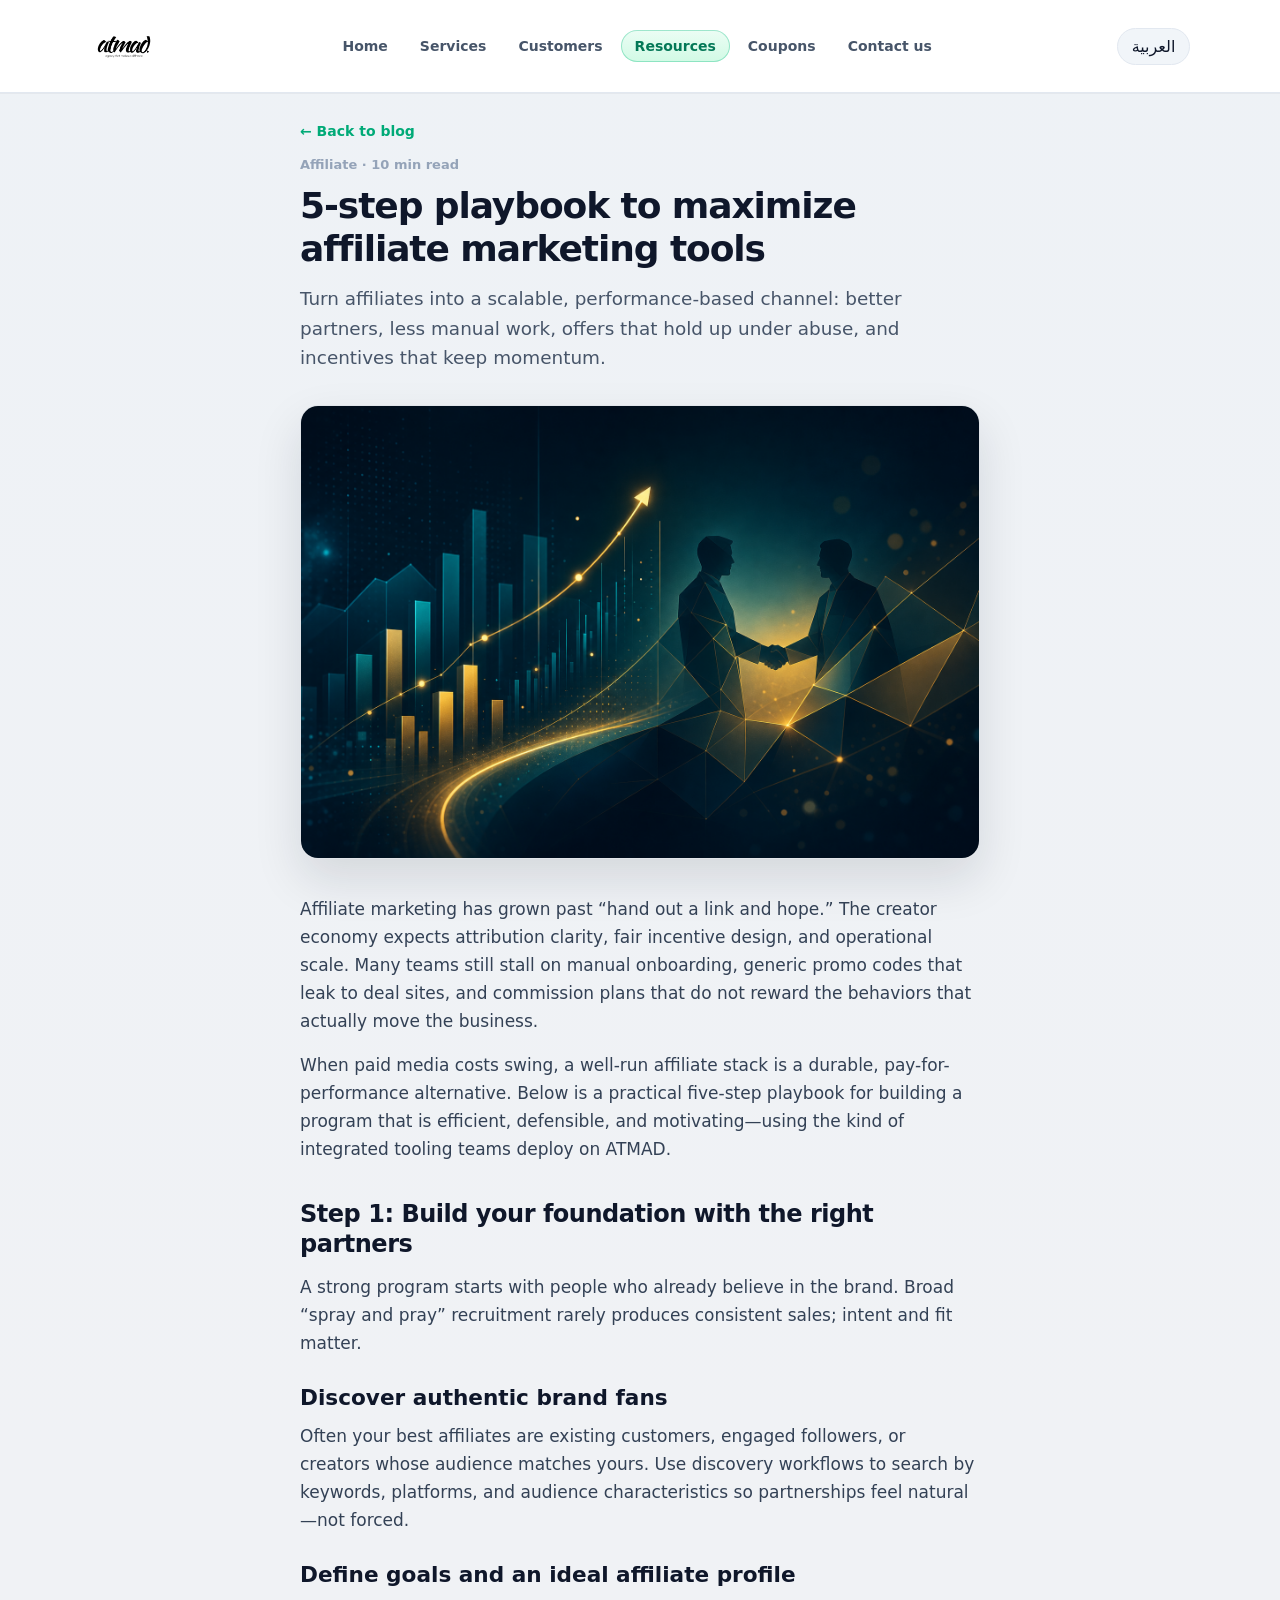
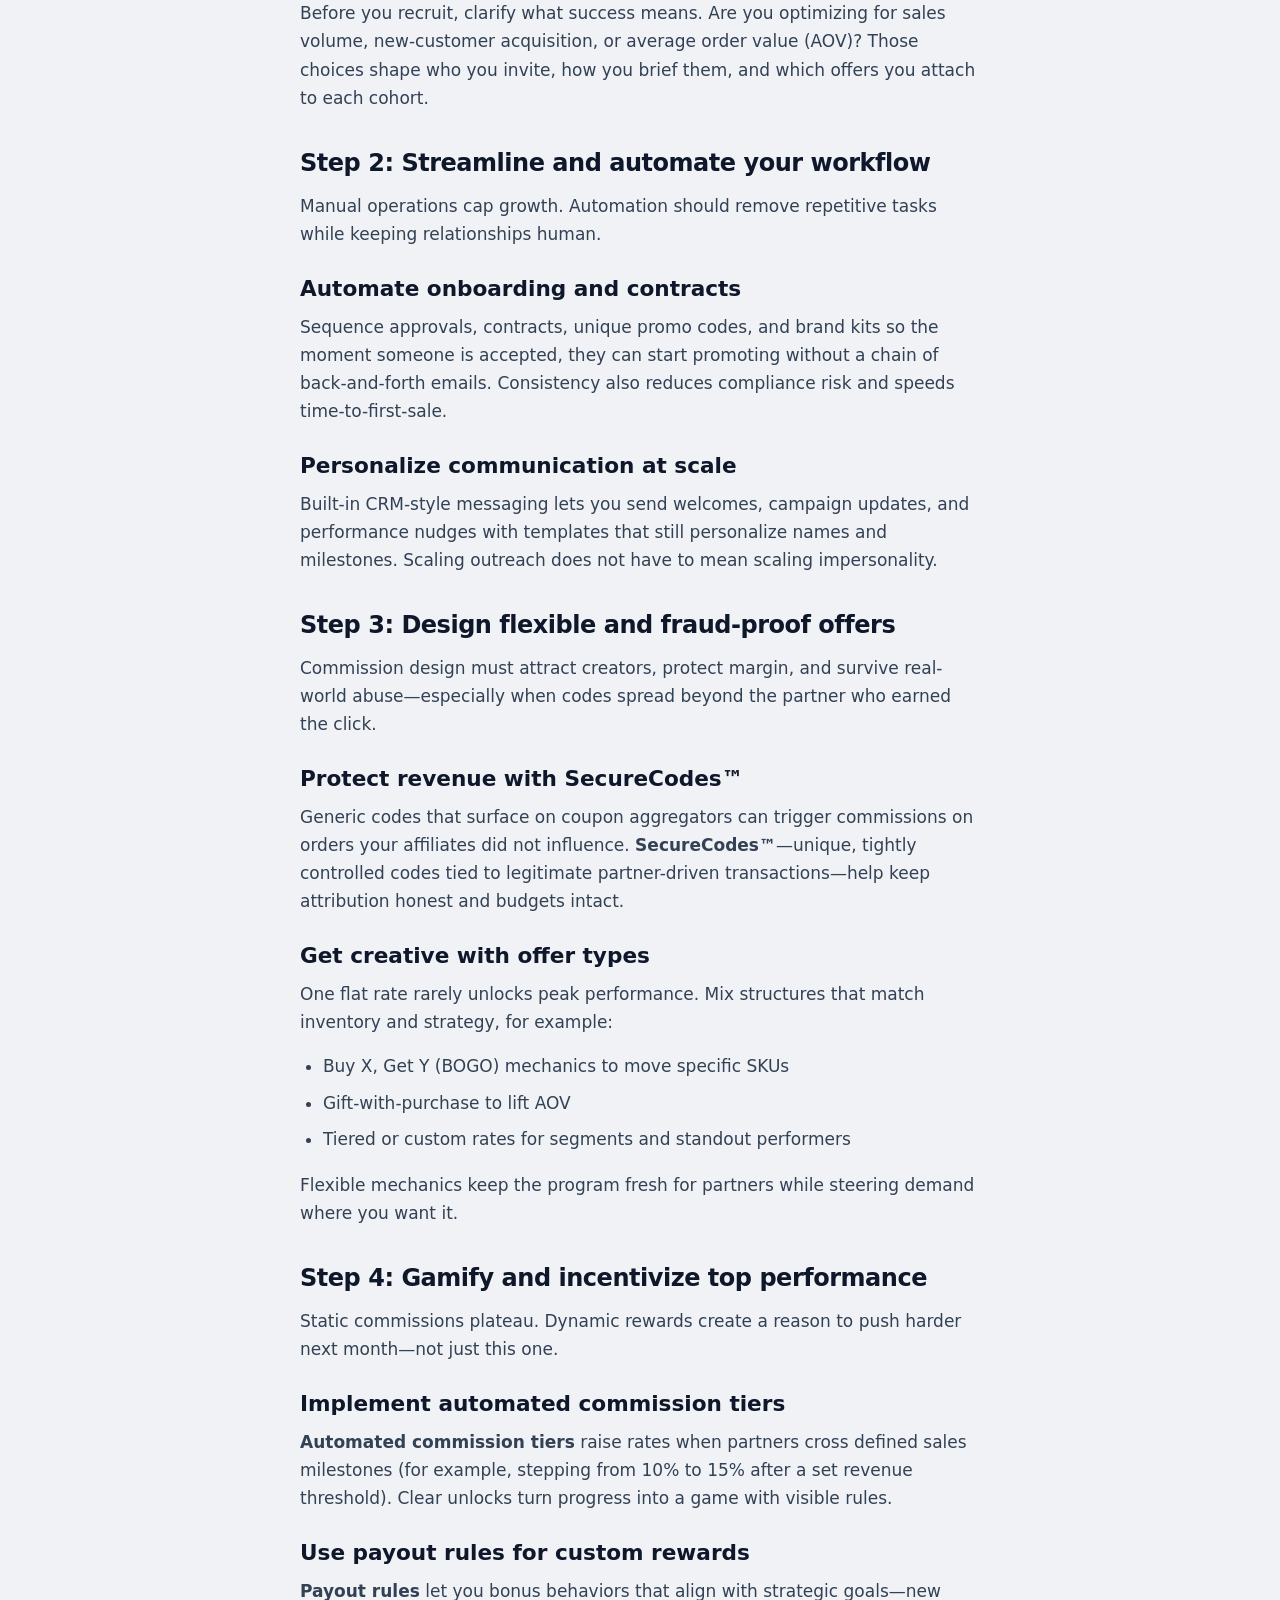
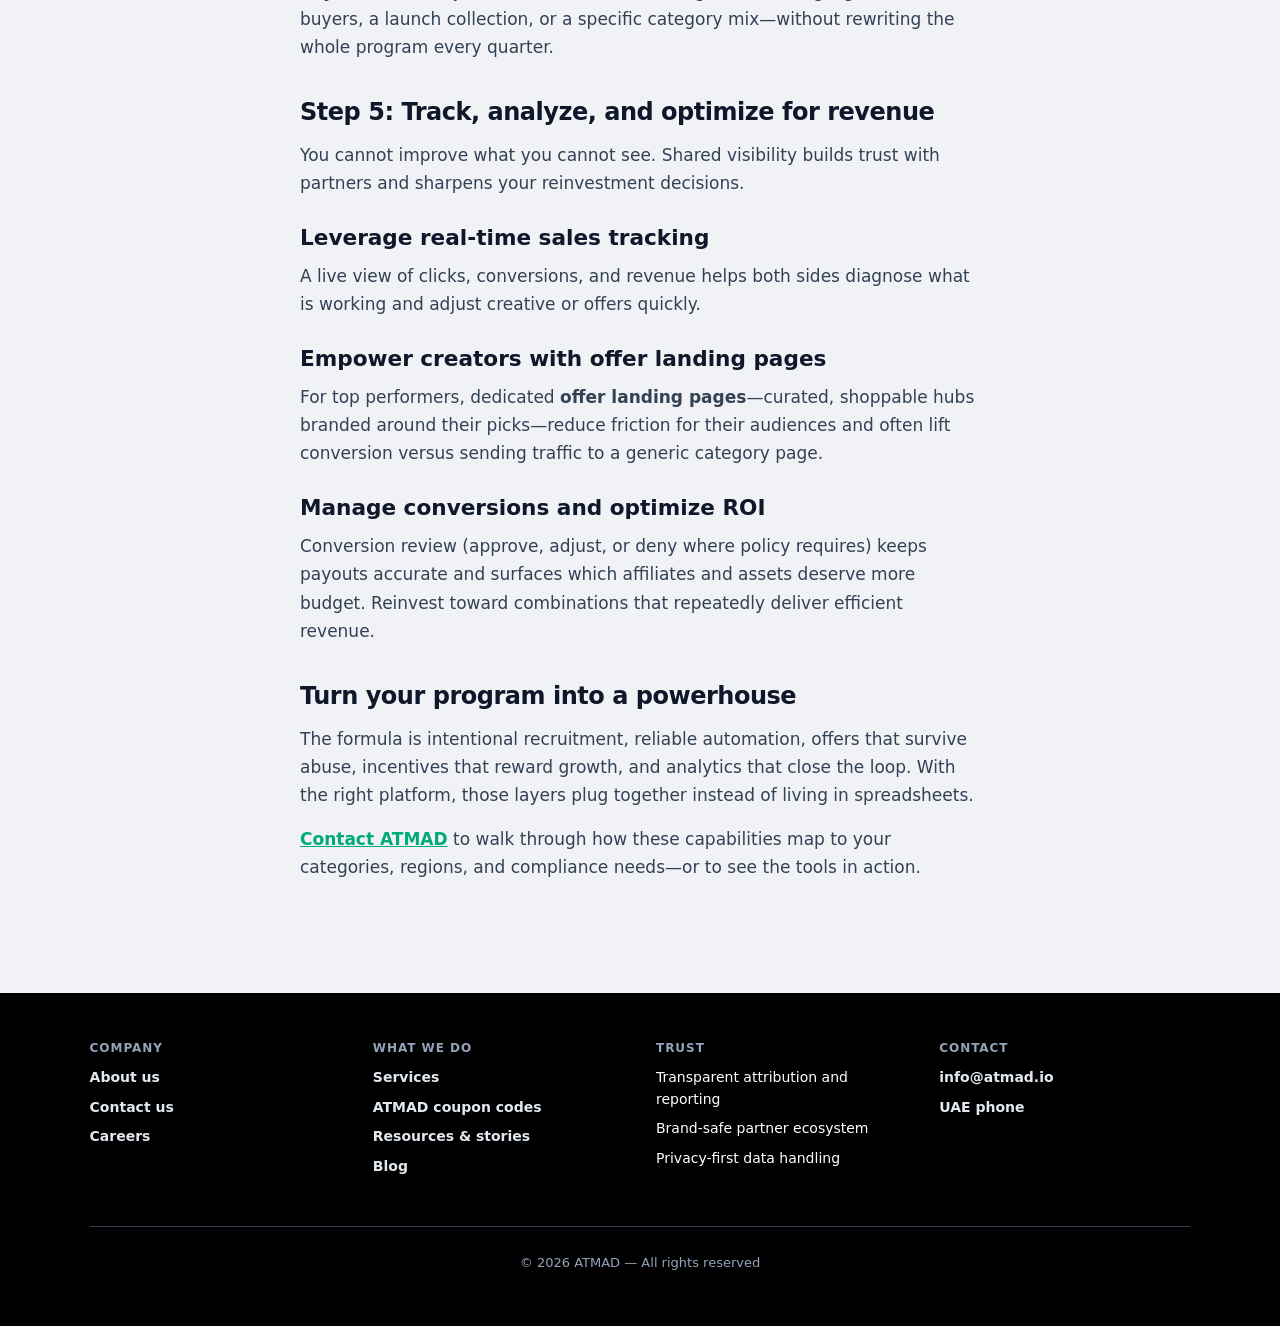
<file: blog-5-step-affiliate-playbook.html>
<!DOCTYPE html>
<html lang="en" dir="ltr">
<head>
  <meta charset="UTF-8" />
  <meta name="viewport" content="width=device-width, initial-scale=1.0" />
  <meta http-equiv="Cache-Control" content="no-cache, no-store, must-revalidate" />
  <title>5-Step Playbook to Maximize Affiliate Marketing Tools | ATMAD Blog</title>
  <meta name="description" content="Build a stronger affiliate program: recruit the right partners, automate onboarding, protect revenue from coupon fraud, gamify commissions, and optimize with real-time data." />
  <meta name="robots" content="index, follow" />
  <meta name="theme-color" content="#111111" />
  <link rel="canonical" href="https://atmad.io/blog/5-step-affiliate-playbook" />
  <link rel="icon" href="data:image/svg+xml,%3Csvg%20xmlns='http://www.w3.org/2000/svg'%20viewBox='0%200%2032%2032'%3E%3Crect%20width='32'%20height='32'%20rx='7'%20fill='%23111'/%3E%3Ctext%20x='16'%20y='22'%20text-anchor='middle'%20fill='%23fff'%20font-size='15'%20font-family='system-ui,sans-serif'%20font-weight='800'%3EA%3C/text%3E%3C/svg%3E" type="image/svg+xml" />

  <meta property="og:type" content="article" />
  <meta property="og:site_name" content="ATMAD" />
  <meta property="og:url" content="https://atmad.io/blog/5-step-affiliate-playbook" />
  <meta property="og:title" content="5-Step Playbook to Maximize Affiliate Marketing Tools" />
  <meta property="og:description" content="Automate workflows, prevent coupon leakage, and incentivize creators—without sacrificing trust or accuracy." />
  <meta property="og:image" content="https://atmad.io/assets/blog/blog-cover-affiliate-5-step-playbook.png" />

  <meta name="twitter:card" content="summary_large_image" />
  <meta name="twitter:title" content="5-Step Affiliate Marketing Playbook" />
  <meta name="twitter:description" content="Partners, automation, secure offers, gamification, and revenue tracking—end to end." />
  <meta name="twitter:image" content="https://atmad.io/assets/blog/blog-cover-affiliate-5-step-playbook.png" />

  <script type="application/ld+json">
{"@context":"https://schema.org","@type":"BlogPosting","headline":"5-Step Playbook to Maximize Affiliate Marketing Tools","description":"How to scale an affiliate program with the right partners, automation, fraud-resistant offers, incentives, and analytics.","image":"https://atmad.io/assets/blog/blog-cover-affiliate-5-step-playbook.png","datePublished":"2026-05-03","dateModified":"2026-05-03","author":{"@type":"Organization","name":"ATMAD"},"publisher":{"@type":"Organization","name":"ATMAD","url":"https://atmad.io/"},"mainEntityOfPage":{"@type":"WebPage","@id":"https://atmad.io/blog/5-step-affiliate-playbook"}}
  </script>

  <link rel="stylesheet" href="/atmad.css?v=15" />
</head>
<body>

<header class="site-header">
  <div class="site-header-inner">
    <a href="/" class="site-logo"><img src="/assets/brand/atmad-logo-header.svg" alt="ATMAD" width="1024" height="1024" decoding="async" /></a>
    <nav class="site-nav" aria-label="Main">
      <a href="/" data-en="Home" data-ar="الرئيسية">Home</a>
      <a href="/services.html" data-en="Services" data-ar="الخدمات">Services</a>
      <a href="/about.html#customers" data-en="Customers" data-ar="العملاء">Customers</a>
      <a href="/resources.html" class="is-active" data-en="Resources" data-ar="الموارد">Resources</a>
      <a href="/coupons.html" data-en="Coupons" data-ar="الكوبونات">Coupons</a>
      <a href="/contact.html" data-en="Contact us" data-ar="اتصل بنا">Contact us</a>
    </nav>
    <div class="site-header-actions">
      <button type="button" class="lang-btn lang-btn-header" onclick="toggleLanguage()">العربية</button>
    </div>
  </div>
</header>

<article class="blog-article" itemscope itemtype="https://schema.org/BlogPosting">
  <header class="blog-article-header">
    <a href="/blog.html" class="blog-article-back" data-en="← Back to blog" data-ar="← العودة إلى المدونة">← Back to blog</a>
    <p class="blog-article-meta" data-en="Affiliate · 10 min read" data-ar="التسويق بالعمولة · 10 دقائق">Affiliate · 10 min read</p>
    <h1 itemprop="headline" data-en="5-step playbook to maximize affiliate marketing tools" data-ar="دليل من 5 خطوات لتعظيم أدوات التسويق بالعمولة">5-step playbook to maximize affiliate marketing tools</h1>
    <p class="blog-article-deck" itemprop="description" data-en="Turn affiliates into a scalable, performance-based channel: better partners, less manual work, offers that hold up under abuse, and incentives that keep momentum." data-ar="حوّل الشركاء بالعمولة إلى قناة قابلة للتوسع تعتمد على الأداء: شركاء أفضل، عمل يدوي أقل، عروض تقاوم الإساءة، ومحفزات تحافظ على الزخم.">Turn affiliates into a scalable, performance-based channel: better partners, less manual work, offers that hold up under abuse, and incentives that keep momentum.</p>
  </header>

  <figure class="blog-article-hero">
    <img src="/assets/blog/blog-cover-affiliate-5-step-playbook.png" alt="" width="1200" height="675" loading="eager" decoding="async" itemprop="image" />
  </figure>

  <div class="prose-block blog-article-prose" itemprop="articleBody">
    <p>Affiliate marketing has grown past “hand out a link and hope.” The creator economy expects attribution clarity, fair incentive design, and operational scale. Many teams still stall on manual onboarding, generic promo codes that leak to deal sites, and commission plans that do not reward the behaviors that actually move the business.</p>
    <p>When paid media costs swing, a well-run affiliate stack is a durable, pay-for-performance alternative. Below is a practical five-step playbook for building a program that is efficient, defensible, and motivating—using the kind of integrated tooling teams deploy on ATMAD.</p>

    <h2>Step 1: Build your foundation with the right partners</h2>
    <p>A strong program starts with people who already believe in the brand. Broad “spray and pray” recruitment rarely produces consistent sales; intent and fit matter.</p>
    <h3>Discover authentic brand fans</h3>
    <p>Often your best affiliates are existing customers, engaged followers, or creators whose audience matches yours. Use discovery workflows to search by keywords, platforms, and audience characteristics so partnerships feel natural—not forced.</p>
    <h3>Define goals and an ideal affiliate profile</h3>
    <p>Before you recruit, clarify what success means. Are you optimizing for sales volume, new-customer acquisition, or average order value (AOV)? Those choices shape who you invite, how you brief them, and which offers you attach to each cohort.</p>

    <h2>Step 2: Streamline and automate your workflow</h2>
    <p>Manual operations cap growth. Automation should remove repetitive tasks while keeping relationships human.</p>
    <h3>Automate onboarding and contracts</h3>
    <p>Sequence approvals, contracts, unique promo codes, and brand kits so the moment someone is accepted, they can start promoting without a chain of back-and-forth emails. Consistency also reduces compliance risk and speeds time-to-first-sale.</p>
    <h3>Personalize communication at scale</h3>
    <p>Built-in CRM-style messaging lets you send welcomes, campaign updates, and performance nudges with templates that still personalize names and milestones. Scaling outreach does not have to mean scaling impersonality.</p>

    <h2>Step 3: Design flexible and fraud-proof offers</h2>
    <p>Commission design must attract creators, protect margin, and survive real-world abuse—especially when codes spread beyond the partner who earned the click.</p>
    <h3>Protect revenue with SecureCodes™</h3>
    <p>Generic codes that surface on coupon aggregators can trigger commissions on orders your affiliates did not influence. <strong>SecureCodes™</strong>—unique, tightly controlled codes tied to legitimate partner-driven transactions—help keep attribution honest and budgets intact.</p>
    <h3>Get creative with offer types</h3>
    <p>One flat rate rarely unlocks peak performance. Mix structures that match inventory and strategy, for example:</p>
    <ul>
      <li>Buy X, Get Y (BOGO) mechanics to move specific SKUs</li>
      <li>Gift-with-purchase to lift AOV</li>
      <li>Tiered or custom rates for segments and standout performers</li>
    </ul>
    <p>Flexible mechanics keep the program fresh for partners while steering demand where you want it.</p>

    <h2>Step 4: Gamify and incentivize top performance</h2>
    <p>Static commissions plateau. Dynamic rewards create a reason to push harder next month—not just this one.</p>
    <h3>Implement automated commission tiers</h3>
    <p><strong>Automated commission tiers</strong> raise rates when partners cross defined sales milestones (for example, stepping from 10% to 15% after a set revenue threshold). Clear unlocks turn progress into a game with visible rules.</p>
    <h3>Use payout rules for custom rewards</h3>
    <p><strong>Payout rules</strong> let you bonus behaviors that align with strategic goals—new buyers, a launch collection, or a specific category mix—without rewriting the whole program every quarter.</p>

    <h2>Step 5: Track, analyze, and optimize for revenue</h2>
    <p>You cannot improve what you cannot see. Shared visibility builds trust with partners and sharpens your reinvestment decisions.</p>
    <h3>Leverage real-time sales tracking</h3>
    <p>A live view of clicks, conversions, and revenue helps both sides diagnose what is working and adjust creative or offers quickly.</p>
    <h3>Empower creators with offer landing pages</h3>
    <p>For top performers, dedicated <strong>offer landing pages</strong>—curated, shoppable hubs branded around their picks—reduce friction for their audiences and often lift conversion versus sending traffic to a generic category page.</p>
    <h3>Manage conversions and optimize ROI</h3>
    <p>Conversion review (approve, adjust, or deny where policy requires) keeps payouts accurate and surfaces which affiliates and assets deserve more budget. Reinvest toward combinations that repeatedly deliver efficient revenue.</p>

    <h2>Turn your program into a powerhouse</h2>
    <p>The formula is intentional recruitment, reliable automation, offers that survive abuse, incentives that reward growth, and analytics that close the loop. With the right platform, those layers plug together instead of living in spreadsheets.</p>
    <p><a href="/contact.html">Contact ATMAD</a> to walk through how these capabilities map to your categories, regions, and compliance needs—or to see the tools in action.</p>
  </div>
</article>

<footer class="site-footer-rich">
  <div class="site-footer-rich__inner">
    <div class="site-footer-rich__col">
      <h3 data-en="Company" data-ar="الشركة">Company</h3>
      <ul>
        <li><a href="/about.html" data-en="About us" data-ar="من نحن">About us</a></li>
        <li><a href="/contact.html" data-en="Contact us" data-ar="اتصل بنا">Contact us</a></li>
        <li><a href="/contact.html" data-en="Careers" data-ar="الوظائف">Careers</a></li>
      </ul>
    </div>
    <div class="site-footer-rich__col">
      <h3 data-en="What we do" data-ar="ما نقدّمه">What we do</h3>
      <ul>
        <li><a href="/services.html" data-en="Services" data-ar="الخدمات">Services</a></li>
        <li><a href="/coupons.html" data-en="ATMAD coupon codes" data-ar="أكواد خصم ATMAD">ATMAD coupon codes</a></li>
        <li><a href="/resources.html" data-en="Resources &amp; stories" data-ar="الموارد والقصص">Resources &amp; stories</a></li>
        <li><a href="/blog.html" data-en="Blog" data-ar="المدونة">Blog</a></li>
      </ul>
    </div>
    <div class="site-footer-rich__col">
      <h3 data-en="Trust" data-ar="الثقة">Trust</h3>
      <ul>
        <li><span data-en="Transparent attribution and reporting" data-ar="إسناد وتقارير شفافة">Transparent attribution and reporting</span></li>
        <li><span data-en="Brand-safe partner ecosystem" data-ar="شركاء بيئة آمنة للعلامات">Brand-safe partner ecosystem</span></li>
        <li><span data-en="Privacy-first data handling" data-ar="التعامل مع البيانات مع احترام الخصوصية">Privacy-first data handling</span></li>
      </ul>
    </div>
    <div class="site-footer-rich__col">
      <h3 data-en="Contact" data-ar="تواصل">Contact</h3>
      <ul>
        <li><a href="mailto:info@atmad.io">info@atmad.io</a></li>
        <li><a href="tel:+971552499443" data-en="UAE phone" data-ar="هاتف الإمارات">+971 55 249 9443</a></li>
      </ul>
    </div>
    <p class="site-footer-rich__legal">
      <span data-en="© 2026 ATMAD — All rights reserved" data-ar="© ٢٠٢٦ ATMAD — جميع الحقوق محفوظة">© 2026 ATMAD — All rights reserved</span>
    </p>
  </div>
</footer>

<script data-cfasync="false" src="/atmad-lang.js?v=1"></script>
<script>
  function toggleLanguage() {
    const next = getAtmadPreferredLang() === "en" ? "ar" : "en";
    setAtmadPreferredLang(next);
    applyAtmadLanguageUI(next);
  }

  applyAtmadLanguageUI(getAtmadPreferredLang());
</script>
</body>
</html>
</file>
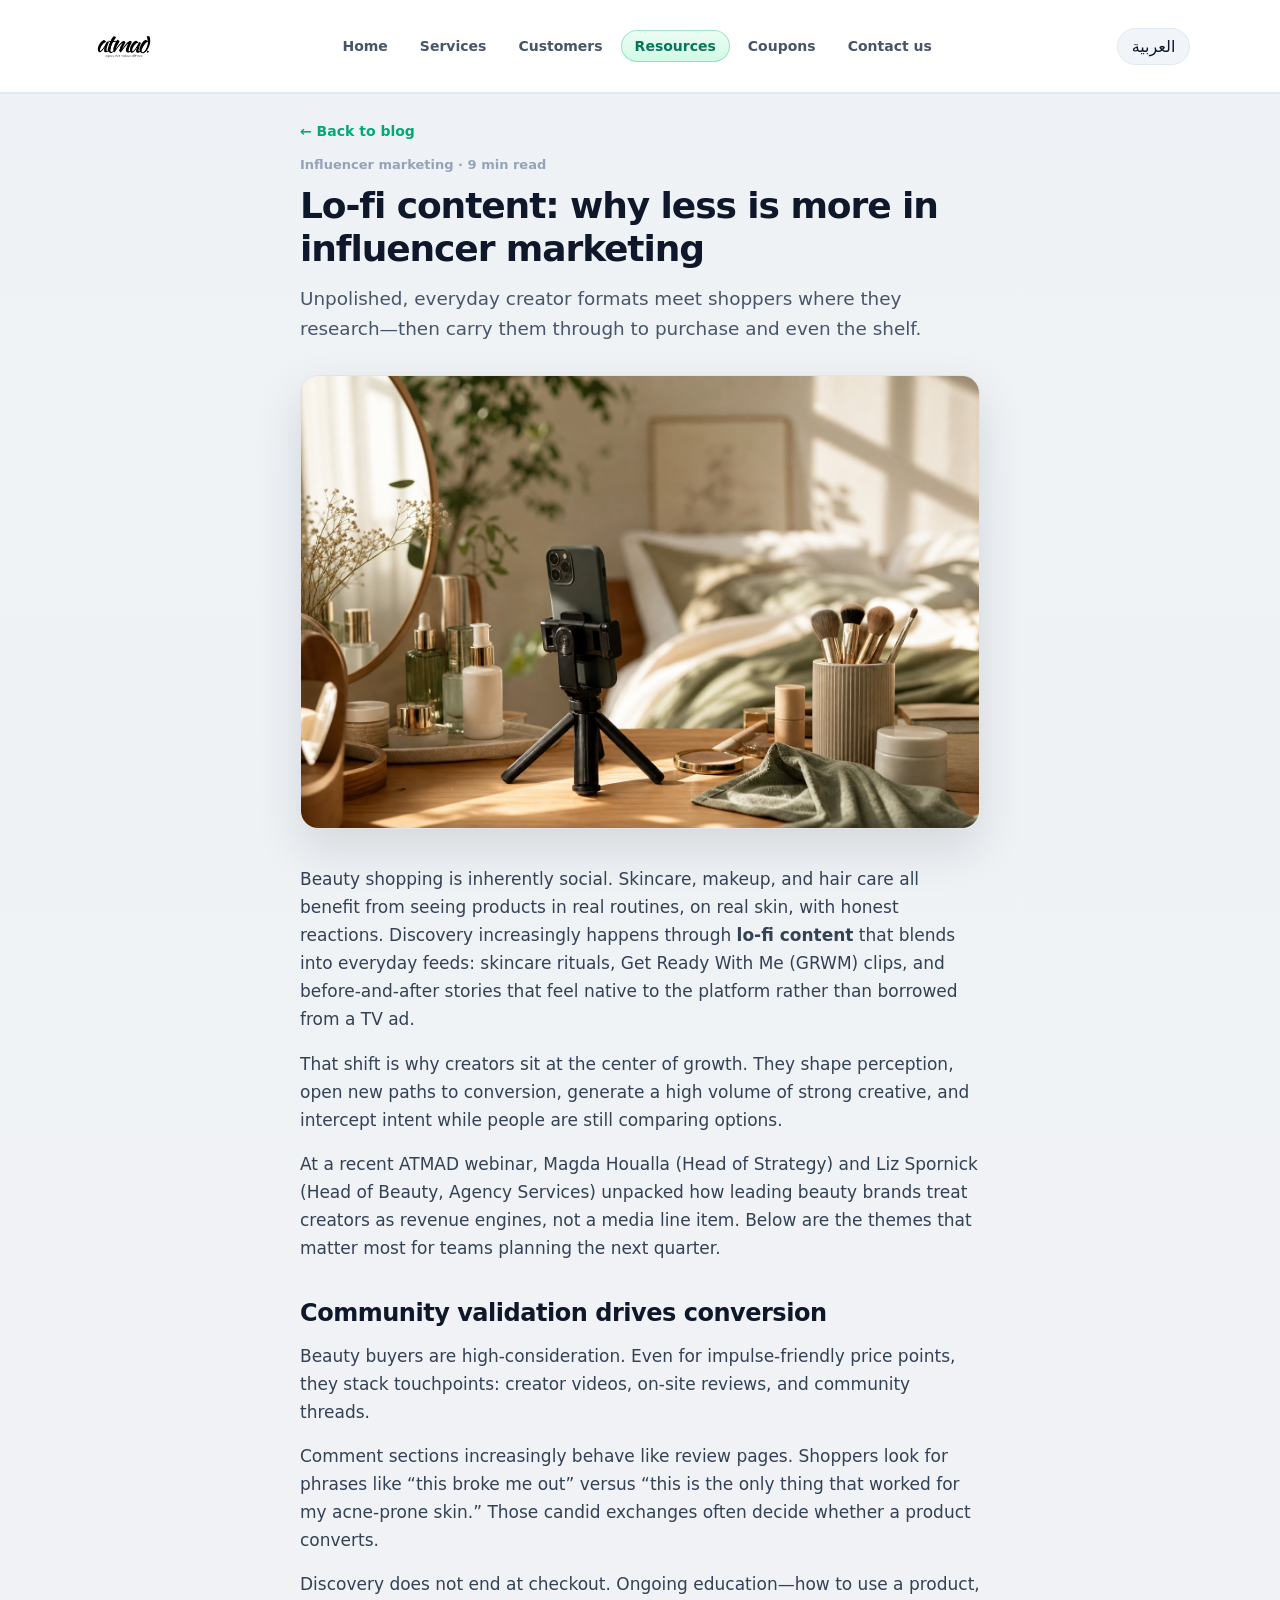
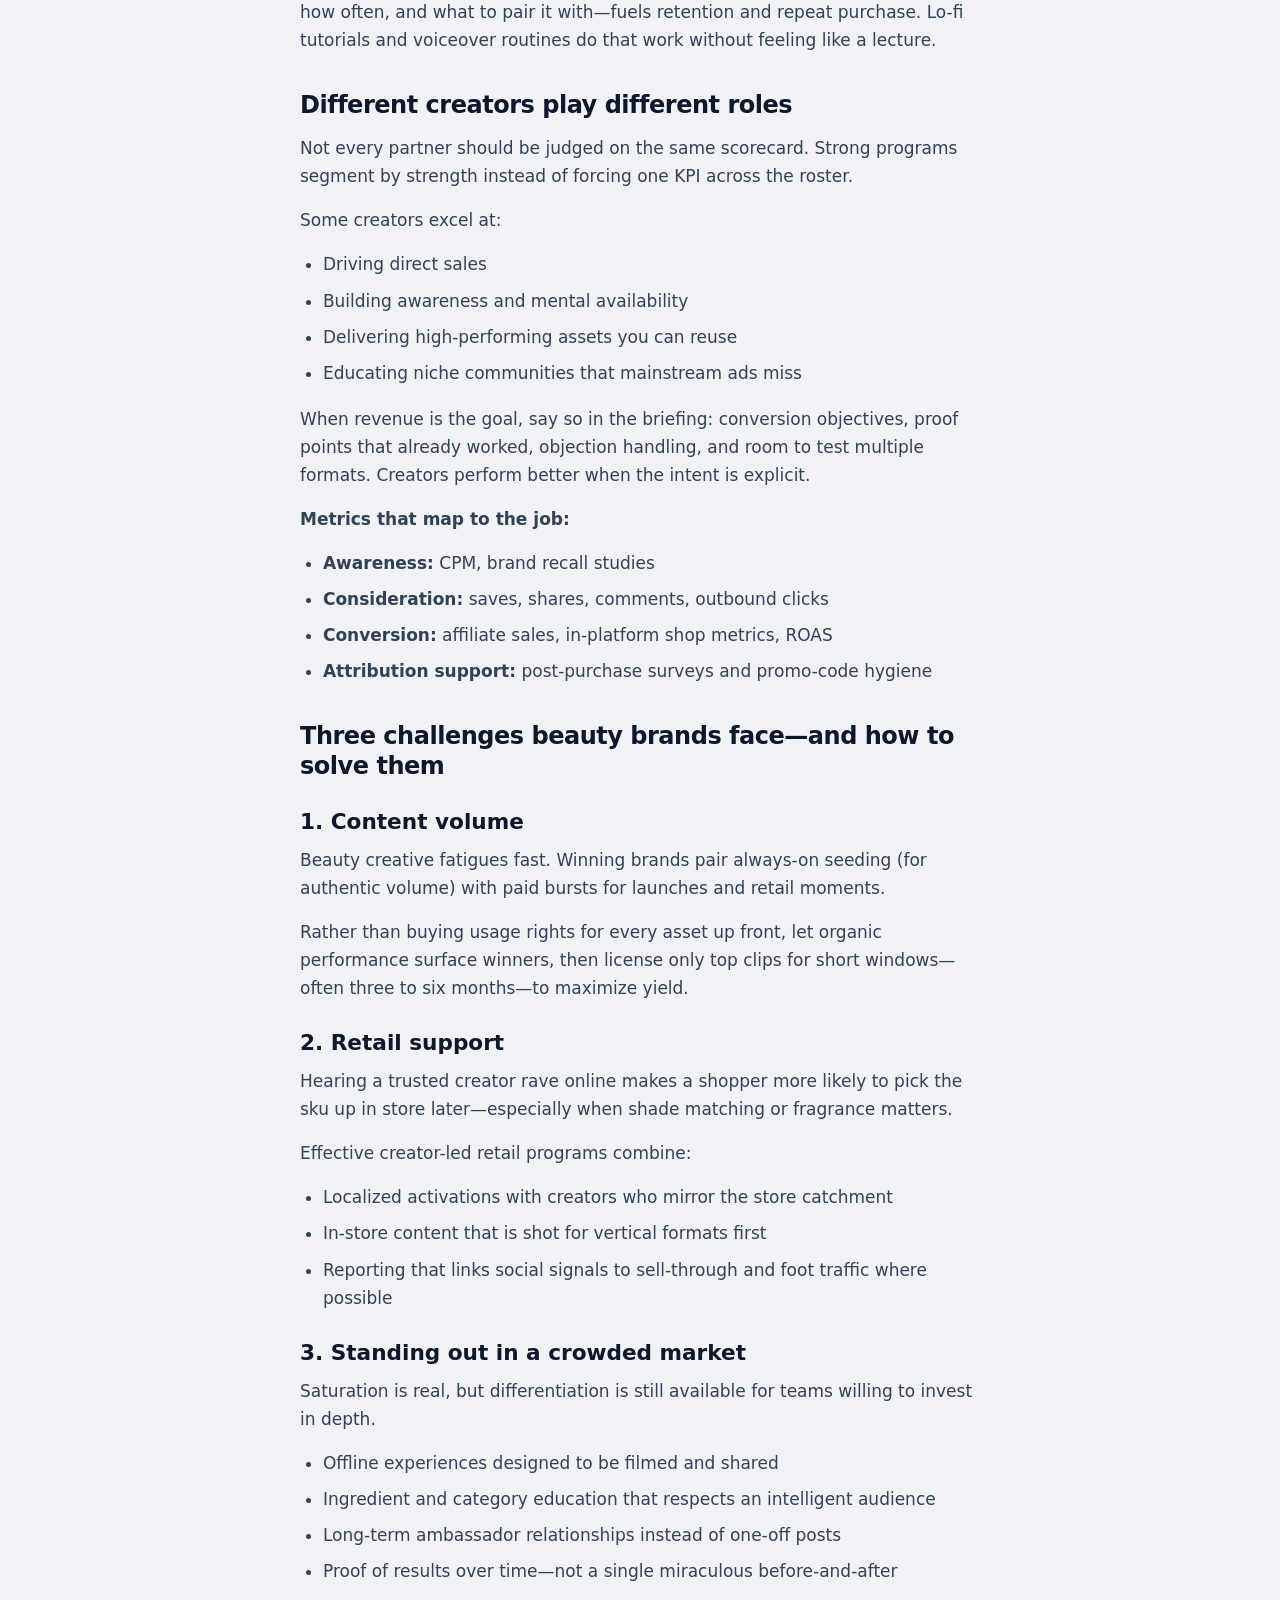
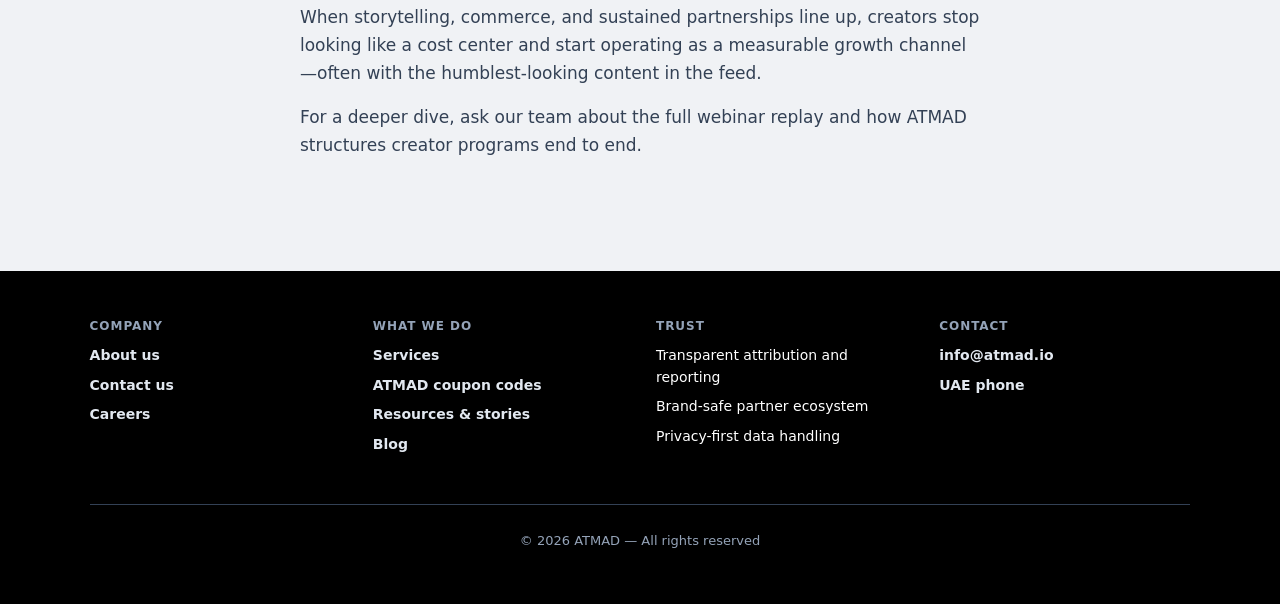
<file: blog-lo-fi-less-is-more.html>
<!DOCTYPE html>
<html lang="en" dir="ltr">
<head>
  <meta charset="UTF-8" />
  <meta name="viewport" content="width=device-width, initial-scale=1.0" />
  <meta http-equiv="Cache-Control" content="no-cache, no-store, must-revalidate" />
  <title>Lo-Fi Content: Why Less Is More in Influencer Marketing | ATMAD Blog</title>
  <meta name="description" content="How lo-fi creator content drives discovery and conversion for beauty brands—from GRWM routines to community validation, retail tie-ins, and smarter creator KPIs." />
  <meta name="robots" content="index, follow" />
  <meta name="theme-color" content="#111111" />
  <link rel="canonical" href="https://atmad.io/blog/lo-fi-less-is-more" />
  <link rel="icon" href="data:image/svg+xml,%3Csvg%20xmlns='http://www.w3.org/2000/svg'%20viewBox='0%200%2032%2032'%3E%3Crect%20width='32'%20height='32'%20rx='7'%20fill='%23111'/%3E%3Ctext%20x='16'%20y='22'%20text-anchor='middle'%20fill='%23fff'%20font-size='15'%20font-family='system-ui,sans-serif'%20font-weight='800'%3EA%3C/text%3E%3C/svg%3E" type="image/svg+xml" />

  <meta property="og:type" content="article" />
  <meta property="og:site_name" content="ATMAD" />
  <meta property="og:url" content="https://atmad.io/blog/lo-fi-less-is-more" />
  <meta property="og:title" content="Lo-Fi Content: Why Less Is More in Influencer Marketing" />
  <meta property="og:description" content="Why understated, real-life creator content outperforms polish—and how beauty brands scale it without burning budget." />
  <meta property="og:image" content="https://atmad.io/assets/blog/blog-cover-lo-fi-less-is-more.png" />

  <meta name="twitter:card" content="summary_large_image" />
  <meta name="twitter:title" content="Lo-Fi Content: Why Less Is More in Influencer Marketing" />
  <meta name="twitter:description" content="Creator-led discovery, community proof, and retail-ready strategies for beauty brands." />
  <meta name="twitter:image" content="https://atmad.io/assets/blog/blog-cover-lo-fi-less-is-more.png" />

  <script type="application/ld+json">
{"@context":"https://schema.org","@type":"BlogPosting","headline":"Lo-Fi Content: Why Less Is More in Influencer Marketing","description":"How lo-fi creator content drives discovery and conversion for beauty brands.","image":"https://atmad.io/assets/blog/blog-cover-lo-fi-less-is-more.png","datePublished":"2026-05-01","dateModified":"2026-05-03","author":{"@type":"Organization","name":"ATMAD"},"publisher":{"@type":"Organization","name":"ATMAD","url":"https://atmad.io/"},"mainEntityOfPage":{"@type":"WebPage","@id":"https://atmad.io/blog/lo-fi-less-is-more"}}
  </script>

  <link rel="stylesheet" href="/atmad.css?v=15" />
</head>
<body>

<header class="site-header">
  <div class="site-header-inner">
    <a href="/" class="site-logo"><img src="/assets/brand/atmad-logo-header.svg" alt="ATMAD" width="1024" height="1024" decoding="async" /></a>
    <nav class="site-nav" aria-label="Main">
      <a href="/" data-en="Home" data-ar="الرئيسية">Home</a>
      <a href="/services.html" data-en="Services" data-ar="الخدمات">Services</a>
      <a href="/about.html#customers" data-en="Customers" data-ar="العملاء">Customers</a>
      <a href="/resources.html" class="is-active" data-en="Resources" data-ar="الموارد">Resources</a>
      <a href="/coupons.html" data-en="Coupons" data-ar="الكوبونات">Coupons</a>
      <a href="/contact.html" data-en="Contact us" data-ar="اتصل بنا">Contact us</a>
    </nav>
    <div class="site-header-actions">
      <button type="button" class="lang-btn lang-btn-header" onclick="toggleLanguage()">العربية</button>
    </div>
  </div>
</header>

<article class="blog-article" itemscope itemtype="https://schema.org/BlogPosting">
  <header class="blog-article-header">
    <a href="/blog.html" class="blog-article-back" data-en="← Back to blog" data-ar="← العودة إلى المدونة">← Back to blog</a>
    <p class="blog-article-meta" data-en="Influencer marketing · 9 min read" data-ar="التسويق عبر المؤثرين · 9 دقائق">Influencer marketing · 9 min read</p>
    <h1 itemprop="headline" data-en="Lo-fi content: why less is more in influencer marketing" data-ar="محتوى منخفض الإنتاج: لماذا الأقل أكثر في تسويق المؤثرين">Lo-fi content: why less is more in influencer marketing</h1>
    <p class="blog-article-deck" itemprop="description" data-en="Unpolished, everyday creator formats meet shoppers where they research—then carry them through to purchase and even the shelf." data-ar="أشكال المبدعين اليومية غير المصقولة تلاقي المتسوقين حيث يبحثون—ثم تدفعهم للشراء وحتى الرف.">Unpolished, everyday creator formats meet shoppers where they research—then carry them through to purchase and even the shelf.</p>
  </header>

  <figure class="blog-article-hero">
    <img src="/assets/blog/blog-cover-lo-fi-less-is-more.png" alt="" width="1200" height="675" loading="eager" decoding="async" itemprop="image" />
  </figure>

  <div class="prose-block blog-article-prose" itemprop="articleBody">
    <p>Beauty shopping is inherently social. Skincare, makeup, and hair care all benefit from seeing products in real routines, on real skin, with honest reactions. Discovery increasingly happens through <strong>lo-fi content</strong> that blends into everyday feeds: skincare rituals, Get Ready With Me (GRWM) clips, and before-and-after stories that feel native to the platform rather than borrowed from a TV ad.</p>
    <p>That shift is why creators sit at the center of growth. They shape perception, open new paths to conversion, generate a high volume of strong creative, and intercept intent while people are still comparing options.</p>
    <p>At a recent ATMAD webinar, Magda Houalla (Head of Strategy) and Liz Spornick (Head of Beauty, Agency Services) unpacked how leading beauty brands treat creators as revenue engines, not a media line item. Below are the themes that matter most for teams planning the next quarter.</p>

    <h2>Community validation drives conversion</h2>
    <p>Beauty buyers are high-consideration. Even for impulse-friendly price points, they stack touchpoints: creator videos, on-site reviews, and community threads.</p>
    <p>Comment sections increasingly behave like review pages. Shoppers look for phrases like “this broke me out” versus “this is the only thing that worked for my acne-prone skin.” Those candid exchanges often decide whether a product converts.</p>
    <p>Discovery does not end at checkout. Ongoing education—how to use a product, how often, and what to pair it with—fuels retention and repeat purchase. Lo-fi tutorials and voiceover routines do that work without feeling like a lecture.</p>

    <h2>Different creators play different roles</h2>
    <p>Not every partner should be judged on the same scorecard. Strong programs segment by strength instead of forcing one KPI across the roster.</p>
    <p>Some creators excel at:</p>
    <ul>
      <li>Driving direct sales</li>
      <li>Building awareness and mental availability</li>
      <li>Delivering high-performing assets you can reuse</li>
      <li>Educating niche communities that mainstream ads miss</li>
    </ul>
    <p>When revenue is the goal, say so in the briefing: conversion objectives, proof points that already worked, objection handling, and room to test multiple formats. Creators perform better when the intent is explicit.</p>
    <p><strong>Metrics that map to the job:</strong></p>
    <ul>
      <li><strong>Awareness:</strong> CPM, brand recall studies</li>
      <li><strong>Consideration:</strong> saves, shares, comments, outbound clicks</li>
      <li><strong>Conversion:</strong> affiliate sales, in-platform shop metrics, ROAS</li>
      <li><strong>Attribution support:</strong> post-purchase surveys and promo-code hygiene</li>
    </ul>

    <h2>Three challenges beauty brands face—and how to solve them</h2>

    <h3>1. Content volume</h3>
    <p>Beauty creative fatigues fast. Winning brands pair always-on seeding (for authentic volume) with paid bursts for launches and retail moments.</p>
    <p>Rather than buying usage rights for every asset up front, let organic performance surface winners, then license only top clips for short windows—often three to six months—to maximize yield.</p>

    <h3>2. Retail support</h3>
    <p>Hearing a trusted creator rave online makes a shopper more likely to pick the sku up in store later—especially when shade matching or fragrance matters.</p>
    <p>Effective creator-led retail programs combine:</p>
    <ul>
      <li>Localized activations with creators who mirror the store catchment</li>
      <li>In-store content that is shot for vertical formats first</li>
      <li>Reporting that links social signals to sell-through and foot traffic where possible</li>
    </ul>

    <h3>3. Standing out in a crowded market</h3>
    <p>Saturation is real, but differentiation is still available for teams willing to invest in depth.</p>
    <ul>
      <li>Offline experiences designed to be filmed and shared</li>
      <li>Ingredient and category education that respects an intelligent audience</li>
      <li>Long-term ambassador relationships instead of one-off posts</li>
      <li>Proof of results over time—not a single miraculous before-and-after</li>
    </ul>

    <p>When storytelling, commerce, and sustained partnerships line up, creators stop looking like a cost center and start operating as a measurable growth channel—often with the humblest-looking content in the feed.</p>
    <p>For a deeper dive, ask our team about the full webinar replay and how ATMAD structures creator programs end to end.</p>
  </div>
</article>

<footer class="site-footer-rich">
  <div class="site-footer-rich__inner">
    <div class="site-footer-rich__col">
      <h3 data-en="Company" data-ar="الشركة">Company</h3>
      <ul>
        <li><a href="/about.html" data-en="About us" data-ar="من نحن">About us</a></li>
        <li><a href="/contact.html" data-en="Contact us" data-ar="اتصل بنا">Contact us</a></li>
        <li><a href="/contact.html" data-en="Careers" data-ar="الوظائف">Careers</a></li>
      </ul>
    </div>
    <div class="site-footer-rich__col">
      <h3 data-en="What we do" data-ar="ما نقدّمه">What we do</h3>
      <ul>
        <li><a href="/services.html" data-en="Services" data-ar="الخدمات">Services</a></li>
        <li><a href="/coupons.html" data-en="ATMAD coupon codes" data-ar="أكواد خصم ATMAD">ATMAD coupon codes</a></li>
        <li><a href="/resources.html" data-en="Resources &amp; stories" data-ar="الموارد والقصص">Resources &amp; stories</a></li>
        <li><a href="/blog.html" data-en="Blog" data-ar="المدونة">Blog</a></li>
      </ul>
    </div>
    <div class="site-footer-rich__col">
      <h3 data-en="Trust" data-ar="الثقة">Trust</h3>
      <ul>
        <li><span data-en="Transparent attribution and reporting" data-ar="إسناد وتقارير شفافة">Transparent attribution and reporting</span></li>
        <li><span data-en="Brand-safe partner ecosystem" data-ar="شركاء بيئة آمنة للعلامات">Brand-safe partner ecosystem</span></li>
        <li><span data-en="Privacy-first data handling" data-ar="التعامل مع البيانات مع احترام الخصوصية">Privacy-first data handling</span></li>
      </ul>
    </div>
    <div class="site-footer-rich__col">
      <h3 data-en="Contact" data-ar="تواصل">Contact</h3>
      <ul>
        <li><a href="mailto:info@atmad.io">info@atmad.io</a></li>
        <li><a href="tel:+971552499443" data-en="UAE phone" data-ar="هاتف الإمارات">+971 55 249 9443</a></li>
      </ul>
    </div>
    <p class="site-footer-rich__legal">
      <span data-en="© 2026 ATMAD — All rights reserved" data-ar="© ٢٠٢٦ ATMAD — جميع الحقوق محفوظة">© 2026 ATMAD — All rights reserved</span>
    </p>
  </div>
</footer>

<script data-cfasync="false" src="/atmad-lang.js?v=1"></script>
<script>
  function toggleLanguage() {
    const next = getAtmadPreferredLang() === "en" ? "ar" : "en";
    setAtmadPreferredLang(next);
    applyAtmadLanguageUI(next);
  }

  applyAtmadLanguageUI(getAtmadPreferredLang());
</script>
</body>
</html>
</file>
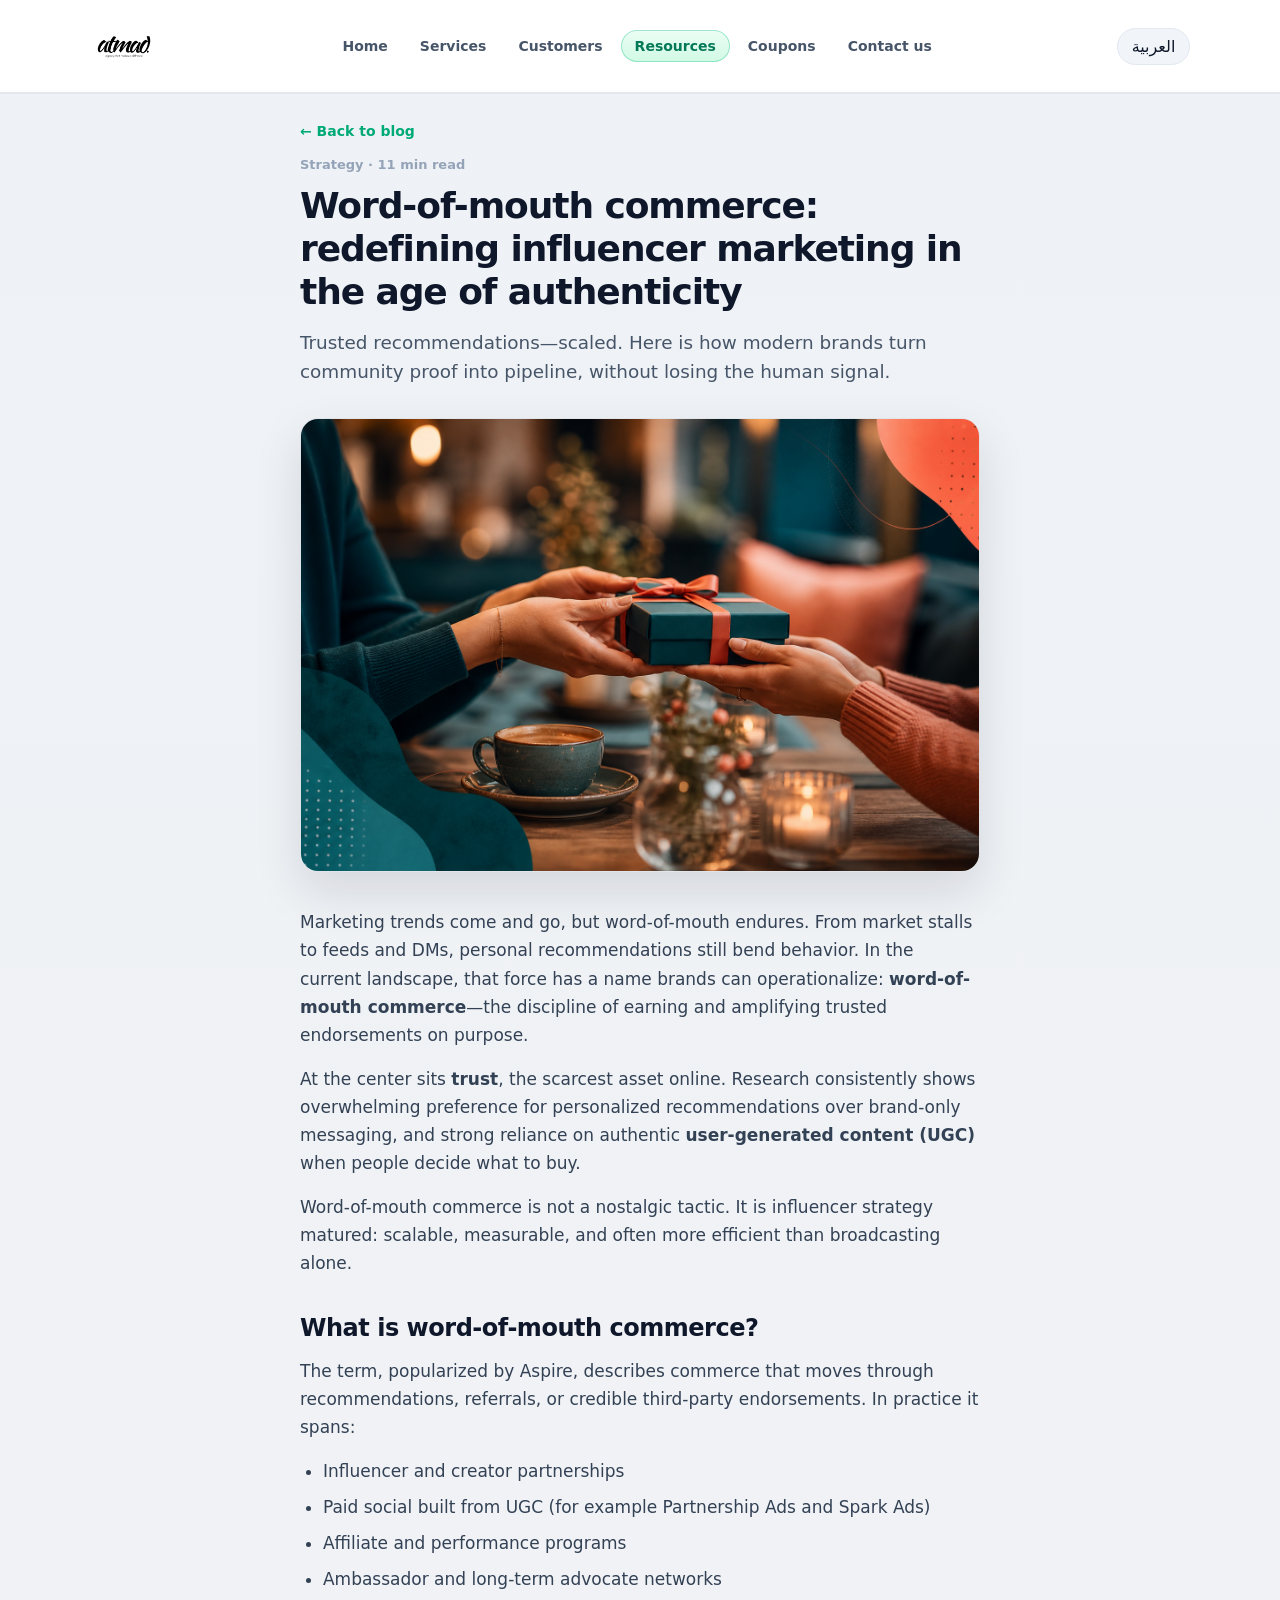
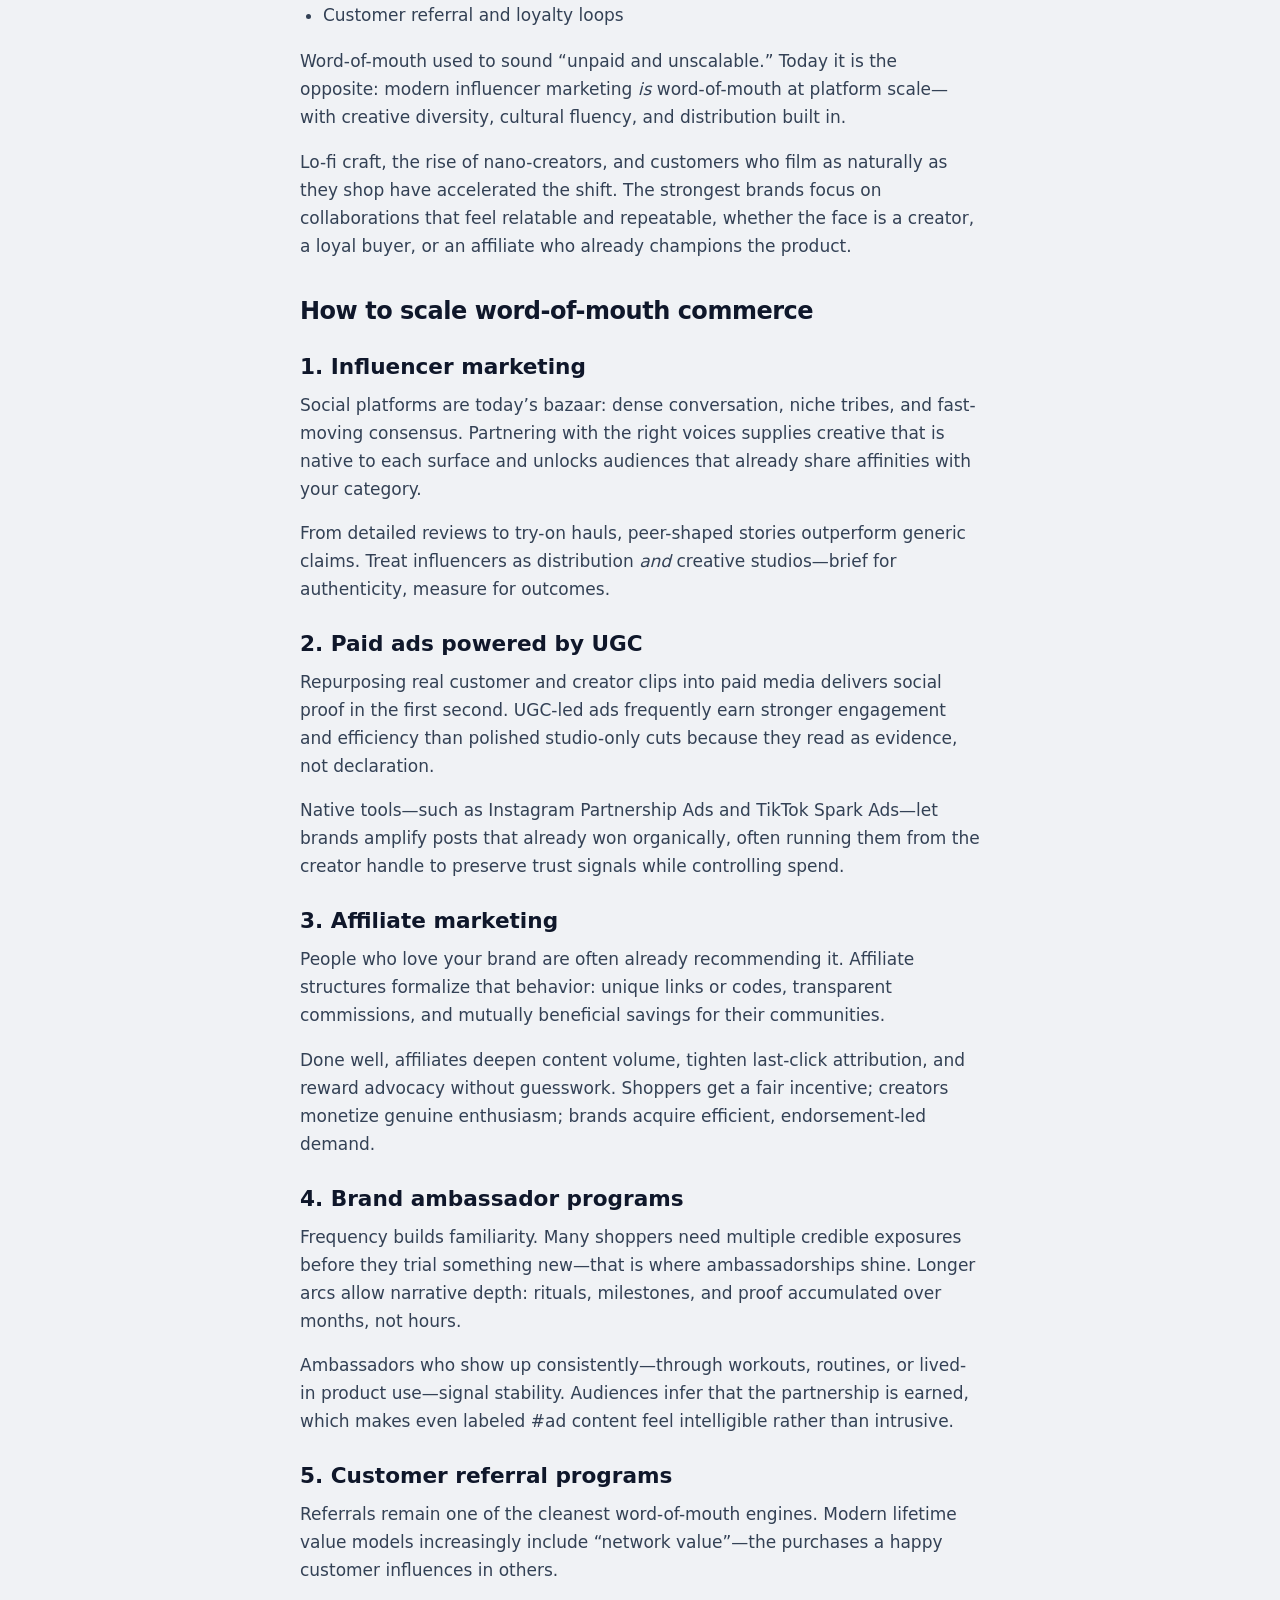
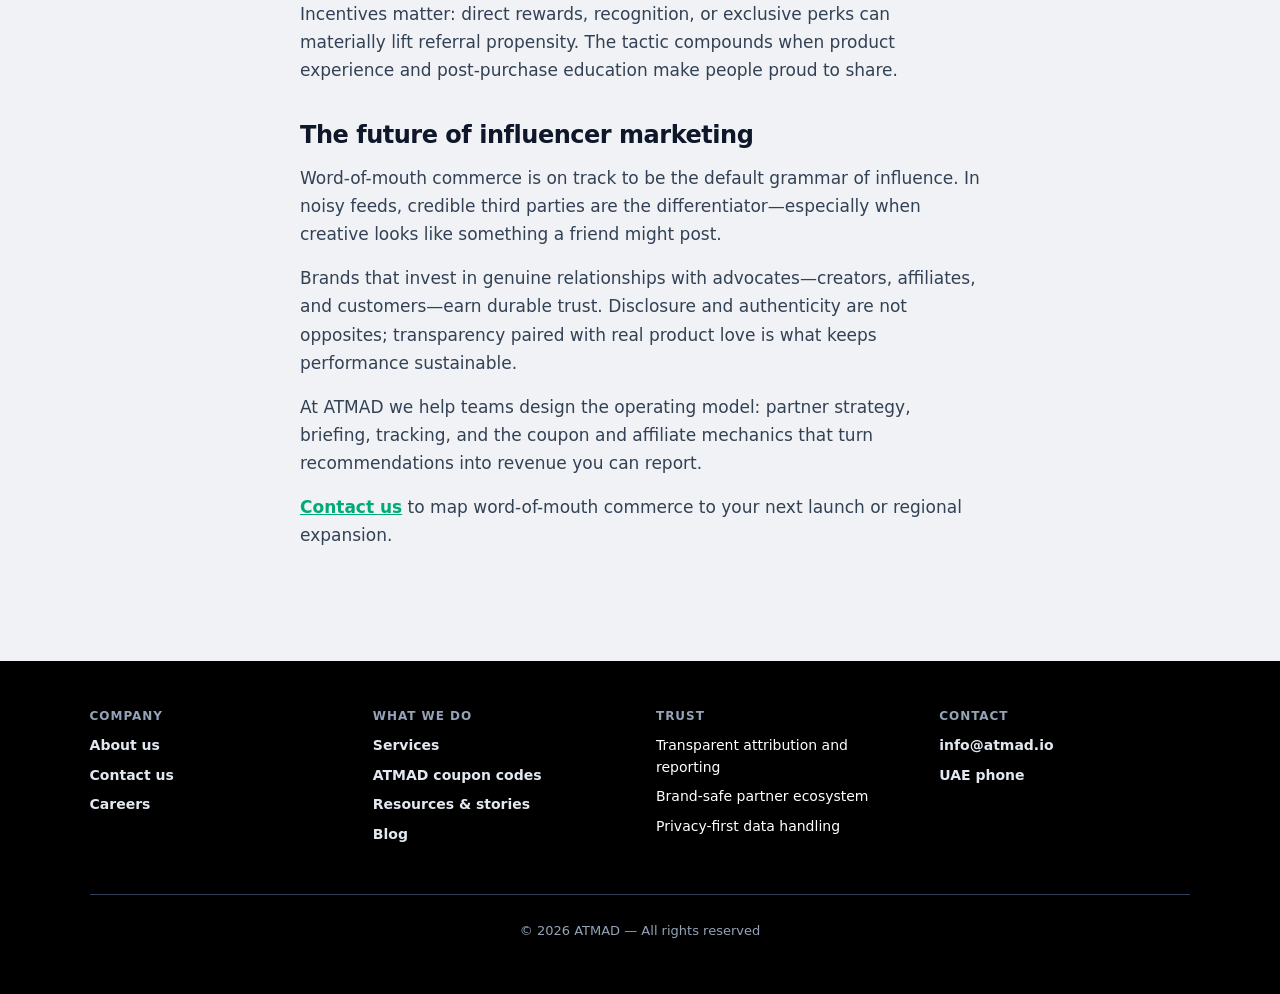
<file: blog-word-of-mouth-commerce.html>
<!DOCTYPE html>
<html lang="en" dir="ltr">
<head>
  <meta charset="UTF-8" />
  <meta name="viewport" content="width=device-width, initial-scale=1.0" />
  <meta http-equiv="Cache-Control" content="no-cache, no-store, must-revalidate" />
  <title>Word-of-Mouth Commerce: Influencer Marketing in the Age of Authenticity | ATMAD Blog</title>
  <meta name="description" content="Word-of-mouth commerce scales trust: influencer programs, UGC-powered ads, affiliates, ambassadors, and referrals—plus why authenticity is the new default." />
  <meta name="robots" content="index, follow" />
  <meta name="theme-color" content="#111111" />
  <link rel="canonical" href="https://atmad.io/blog/word-of-mouth-commerce" />
  <link rel="icon" href="data:image/svg+xml,%3Csvg%20xmlns='http://www.w3.org/2000/svg'%20viewBox='0%200%2032%2032'%3E%3Crect%20width='32'%20height='32'%20rx='7'%20fill='%23111'/%3E%3Ctext%20x='16'%20y='22'%20text-anchor='middle'%20fill='%23fff'%20font-size='15'%20font-family='system-ui,sans-serif'%20font-weight='800'%3EA%3C/text%3E%3C/svg%3E" type="image/svg+xml" />

  <meta property="og:type" content="article" />
  <meta property="og:site_name" content="ATMAD" />
  <meta property="og:url" content="https://atmad.io/blog/word-of-mouth-commerce" />
  <meta property="og:title" content="Word-of-Mouth Commerce: Authenticity at Scale" />
  <meta property="og:description" content="How brands operationalize recommendations through creators, UGC ads, affiliates, ambassadors, and referrals." />
  <meta property="og:image" content="https://atmad.io/assets/blog/blog-cover-word-of-mouth-commerce.png" />

  <meta name="twitter:card" content="summary_large_image" />
  <meta name="twitter:title" content="Word-of-Mouth Commerce: Authenticity at Scale" />
  <meta name="twitter:description" content="From nano-creators to referral loops—modern influencer strategy is word-of-mouth, systematized." />
  <meta name="twitter:image" content="https://atmad.io/assets/blog/blog-cover-word-of-mouth-commerce.png" />

  <script type="application/ld+json">
{"@context":"https://schema.org","@type":"BlogPosting","headline":"Word-of-Mouth Commerce: Redefining Influencer Marketing in the Age of Authenticity","description":"How brands scale trusted recommendations through creators, UGC ads, affiliates, and community programs.","image":"https://atmad.io/assets/blog/blog-cover-word-of-mouth-commerce.png","datePublished":"2026-05-01","dateModified":"2026-05-03","author":{"@type":"Organization","name":"ATMAD"},"publisher":{"@type":"Organization","name":"ATMAD","url":"https://atmad.io/"},"mainEntityOfPage":{"@type":"WebPage","@id":"https://atmad.io/blog/word-of-mouth-commerce"}}
  </script>

  <link rel="stylesheet" href="/atmad.css?v=15" />
</head>
<body>

<header class="site-header">
  <div class="site-header-inner">
    <a href="/" class="site-logo"><img src="/assets/brand/atmad-logo-header.svg" alt="ATMAD" width="1024" height="1024" decoding="async" /></a>
    <nav class="site-nav" aria-label="Main">
      <a href="/" data-en="Home" data-ar="الرئيسية">Home</a>
      <a href="/services.html" data-en="Services" data-ar="الخدمات">Services</a>
      <a href="/about.html#customers" data-en="Customers" data-ar="العملاء">Customers</a>
      <a href="/resources.html" class="is-active" data-en="Resources" data-ar="الموارد">Resources</a>
      <a href="/coupons.html" data-en="Coupons" data-ar="الكوبونات">Coupons</a>
      <a href="/contact.html" data-en="Contact us" data-ar="اتصل بنا">Contact us</a>
    </nav>
    <div class="site-header-actions">
      <button type="button" class="lang-btn lang-btn-header" onclick="toggleLanguage()">العربية</button>
    </div>
  </div>
</header>

<article class="blog-article" itemscope itemtype="https://schema.org/BlogPosting">
  <header class="blog-article-header">
    <a href="/blog.html" class="blog-article-back" data-en="← Back to blog" data-ar="← العودة إلى المدونة">← Back to blog</a>
    <p class="blog-article-meta" data-en="Strategy · 11 min read" data-ar="الاستراتيجية · 11 دقيقة">Strategy · 11 min read</p>
    <h1 itemprop="headline" data-en="Word-of-mouth commerce: redefining influencer marketing in the age of authenticity" data-ar="تجارة حديث الناس: إعادة تعريف التسويق عبر المؤثرين في عصر الأصالة">Word-of-mouth commerce: redefining influencer marketing in the age of authenticity</h1>
    <p class="blog-article-deck" itemprop="description" data-en="Trusted recommendations—scaled. Here is how modern brands turn community proof into pipeline, without losing the human signal." data-ar="التوصيات الموثوقة—بمقياس. إليك كيف تحوّل العلامات الحديثة دليل المجتمع إلى نمو دون فقدان البعد الإنساني.">Trusted recommendations—scaled. Here is how modern brands turn community proof into pipeline, without losing the human signal.</p>
  </header>

  <figure class="blog-article-hero">
    <img src="/assets/blog/blog-cover-word-of-mouth-commerce.png" alt="" width="1200" height="675" loading="eager" decoding="async" itemprop="image" />
  </figure>

  <div class="prose-block blog-article-prose" itemprop="articleBody">
    <p>Marketing trends come and go, but word-of-mouth endures. From market stalls to feeds and DMs, personal recommendations still bend behavior. In the current landscape, that force has a name brands can operationalize: <strong>word-of-mouth commerce</strong>—the discipline of earning and amplifying trusted endorsements on purpose.</p>
    <p>At the center sits <strong>trust</strong>, the scarcest asset online. Research consistently shows overwhelming preference for personalized recommendations over brand-only messaging, and strong reliance on authentic <strong>user-generated content (UGC)</strong> when people decide what to buy.</p>
    <p>Word-of-mouth commerce is not a nostalgic tactic. It is influencer strategy matured: scalable, measurable, and often more efficient than broadcasting alone.</p>

    <h2>What is word-of-mouth commerce?</h2>
    <p>The term, popularized by Aspire, describes commerce that moves through recommendations, referrals, or credible third-party endorsements. In practice it spans:</p>
    <ul>
      <li>Influencer and creator partnerships</li>
      <li>Paid social built from UGC (for example Partnership Ads and Spark Ads)</li>
      <li>Affiliate and performance programs</li>
      <li>Ambassador and long-term advocate networks</li>
      <li>Customer referral and loyalty loops</li>
    </ul>
    <p>Word-of-mouth used to sound “unpaid and unscalable.” Today it is the opposite: modern influencer marketing <em>is</em> word-of-mouth at platform scale—with creative diversity, cultural fluency, and distribution built in.</p>
    <p>Lo-fi craft, the rise of nano-creators, and customers who film as naturally as they shop have accelerated the shift. The strongest brands focus on collaborations that feel relatable and repeatable, whether the face is a creator, a loyal buyer, or an affiliate who already champions the product.</p>

    <h2>How to scale word-of-mouth commerce</h2>

    <h3>1. Influencer marketing</h3>
    <p>Social platforms are today’s bazaar: dense conversation, niche tribes, and fast-moving consensus. Partnering with the right voices supplies creative that is native to each surface and unlocks audiences that already share affinities with your category.</p>
    <p>From detailed reviews to try-on hauls, peer-shaped stories outperform generic claims. Treat influencers as distribution <em>and</em> creative studios—brief for authenticity, measure for outcomes.</p>

    <h3>2. Paid ads powered by UGC</h3>
    <p>Repurposing real customer and creator clips into paid media delivers social proof in the first second. UGC-led ads frequently earn stronger engagement and efficiency than polished studio-only cuts because they read as evidence, not declaration.</p>
    <p>Native tools—such as Instagram Partnership Ads and TikTok Spark Ads—let brands amplify posts that already won organically, often running them from the creator handle to preserve trust signals while controlling spend.</p>

    <h3>3. Affiliate marketing</h3>
    <p>People who love your brand are often already recommending it. Affiliate structures formalize that behavior: unique links or codes, transparent commissions, and mutually beneficial savings for their communities.</p>
    <p>Done well, affiliates deepen content volume, tighten last-click attribution, and reward advocacy without guesswork. Shoppers get a fair incentive; creators monetize genuine enthusiasm; brands acquire efficient, endorsement-led demand.</p>

    <h3>4. Brand ambassador programs</h3>
    <p>Frequency builds familiarity. Many shoppers need multiple credible exposures before they trial something new—that is where ambassadorships shine. Longer arcs allow narrative depth: rituals, milestones, and proof accumulated over months, not hours.</p>
    <p>Ambassadors who show up consistently—through workouts, routines, or lived-in product use—signal stability. Audiences infer that the partnership is earned, which makes even labeled #ad content feel intelligible rather than intrusive.</p>

    <h3>5. Customer referral programs</h3>
    <p>Referrals remain one of the cleanest word-of-mouth engines. Modern lifetime value models increasingly include “network value”—the purchases a happy customer influences in others.</p>
    <p>Incentives matter: direct rewards, recognition, or exclusive perks can materially lift referral propensity. The tactic compounds when product experience and post-purchase education make people proud to share.</p>

    <h2>The future of influencer marketing</h2>
    <p>Word-of-mouth commerce is on track to be the default grammar of influence. In noisy feeds, credible third parties are the differentiator—especially when creative looks like something a friend might post.</p>
    <p>Brands that invest in genuine relationships with advocates—creators, affiliates, and customers—earn durable trust. Disclosure and authenticity are not opposites; transparency paired with real product love is what keeps performance sustainable.</p>
    <p>At ATMAD we help teams design the operating model: partner strategy, briefing, tracking, and the coupon and affiliate mechanics that turn recommendations into revenue you can report.</p>
    <p><a href="/contact.html">Contact us</a> to map word-of-mouth commerce to your next launch or regional expansion.</p>
  </div>
</article>

<footer class="site-footer-rich">
  <div class="site-footer-rich__inner">
    <div class="site-footer-rich__col">
      <h3 data-en="Company" data-ar="الشركة">Company</h3>
      <ul>
        <li><a href="/about.html" data-en="About us" data-ar="من نحن">About us</a></li>
        <li><a href="/contact.html" data-en="Contact us" data-ar="اتصل بنا">Contact us</a></li>
        <li><a href="/contact.html" data-en="Careers" data-ar="الوظائف">Careers</a></li>
      </ul>
    </div>
    <div class="site-footer-rich__col">
      <h3 data-en="What we do" data-ar="ما نقدّمه">What we do</h3>
      <ul>
        <li><a href="/services.html" data-en="Services" data-ar="الخدمات">Services</a></li>
        <li><a href="/coupons.html" data-en="ATMAD coupon codes" data-ar="أكواد خصم ATMAD">ATMAD coupon codes</a></li>
        <li><a href="/resources.html" data-en="Resources &amp; stories" data-ar="الموارد والقصص">Resources &amp; stories</a></li>
        <li><a href="/blog.html" data-en="Blog" data-ar="المدونة">Blog</a></li>
      </ul>
    </div>
    <div class="site-footer-rich__col">
      <h3 data-en="Trust" data-ar="الثقة">Trust</h3>
      <ul>
        <li><span data-en="Transparent attribution and reporting" data-ar="إسناد وتقارير شفافة">Transparent attribution and reporting</span></li>
        <li><span data-en="Brand-safe partner ecosystem" data-ar="شركاء بيئة آمنة للعلامات">Brand-safe partner ecosystem</span></li>
        <li><span data-en="Privacy-first data handling" data-ar="التعامل مع البيانات مع احترام الخصوصية">Privacy-first data handling</span></li>
      </ul>
    </div>
    <div class="site-footer-rich__col">
      <h3 data-en="Contact" data-ar="تواصل">Contact</h3>
      <ul>
        <li><a href="mailto:info@atmad.io">info@atmad.io</a></li>
        <li><a href="tel:+971552499443" data-en="UAE phone" data-ar="هاتف الإمارات">+971 55 249 9443</a></li>
      </ul>
    </div>
    <p class="site-footer-rich__legal">
      <span data-en="© 2026 ATMAD — All rights reserved" data-ar="© ٢٠٢٦ ATMAD — جميع الحقوق محفوظة">© 2026 ATMAD — All rights reserved</span>
    </p>
  </div>
</footer>

<script data-cfasync="false" src="/atmad-lang.js?v=1"></script>
<script>
  function toggleLanguage() {
    const next = getAtmadPreferredLang() === "en" ? "ar" : "en";
    setAtmadPreferredLang(next);
    applyAtmadLanguageUI(next);
  }

  applyAtmadLanguageUI(getAtmadPreferredLang());
</script>
</body>
</html>
</file>
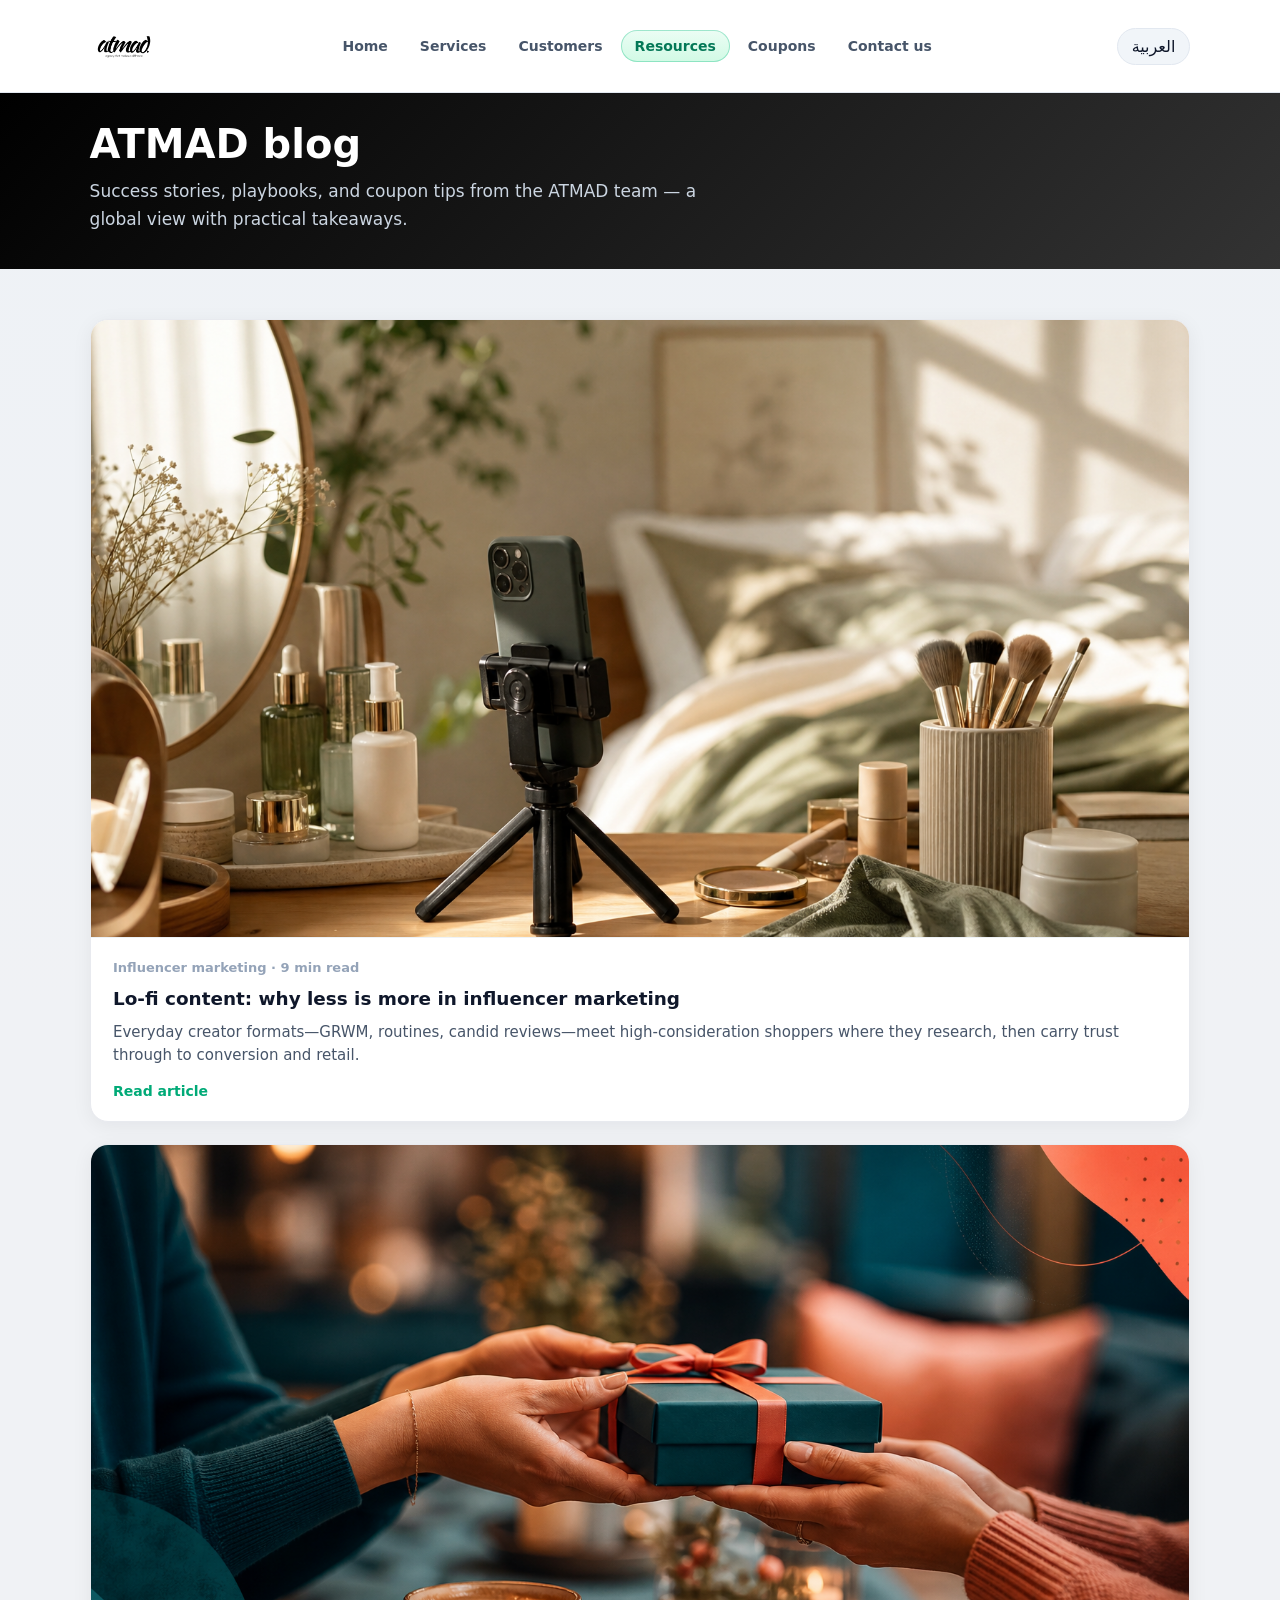
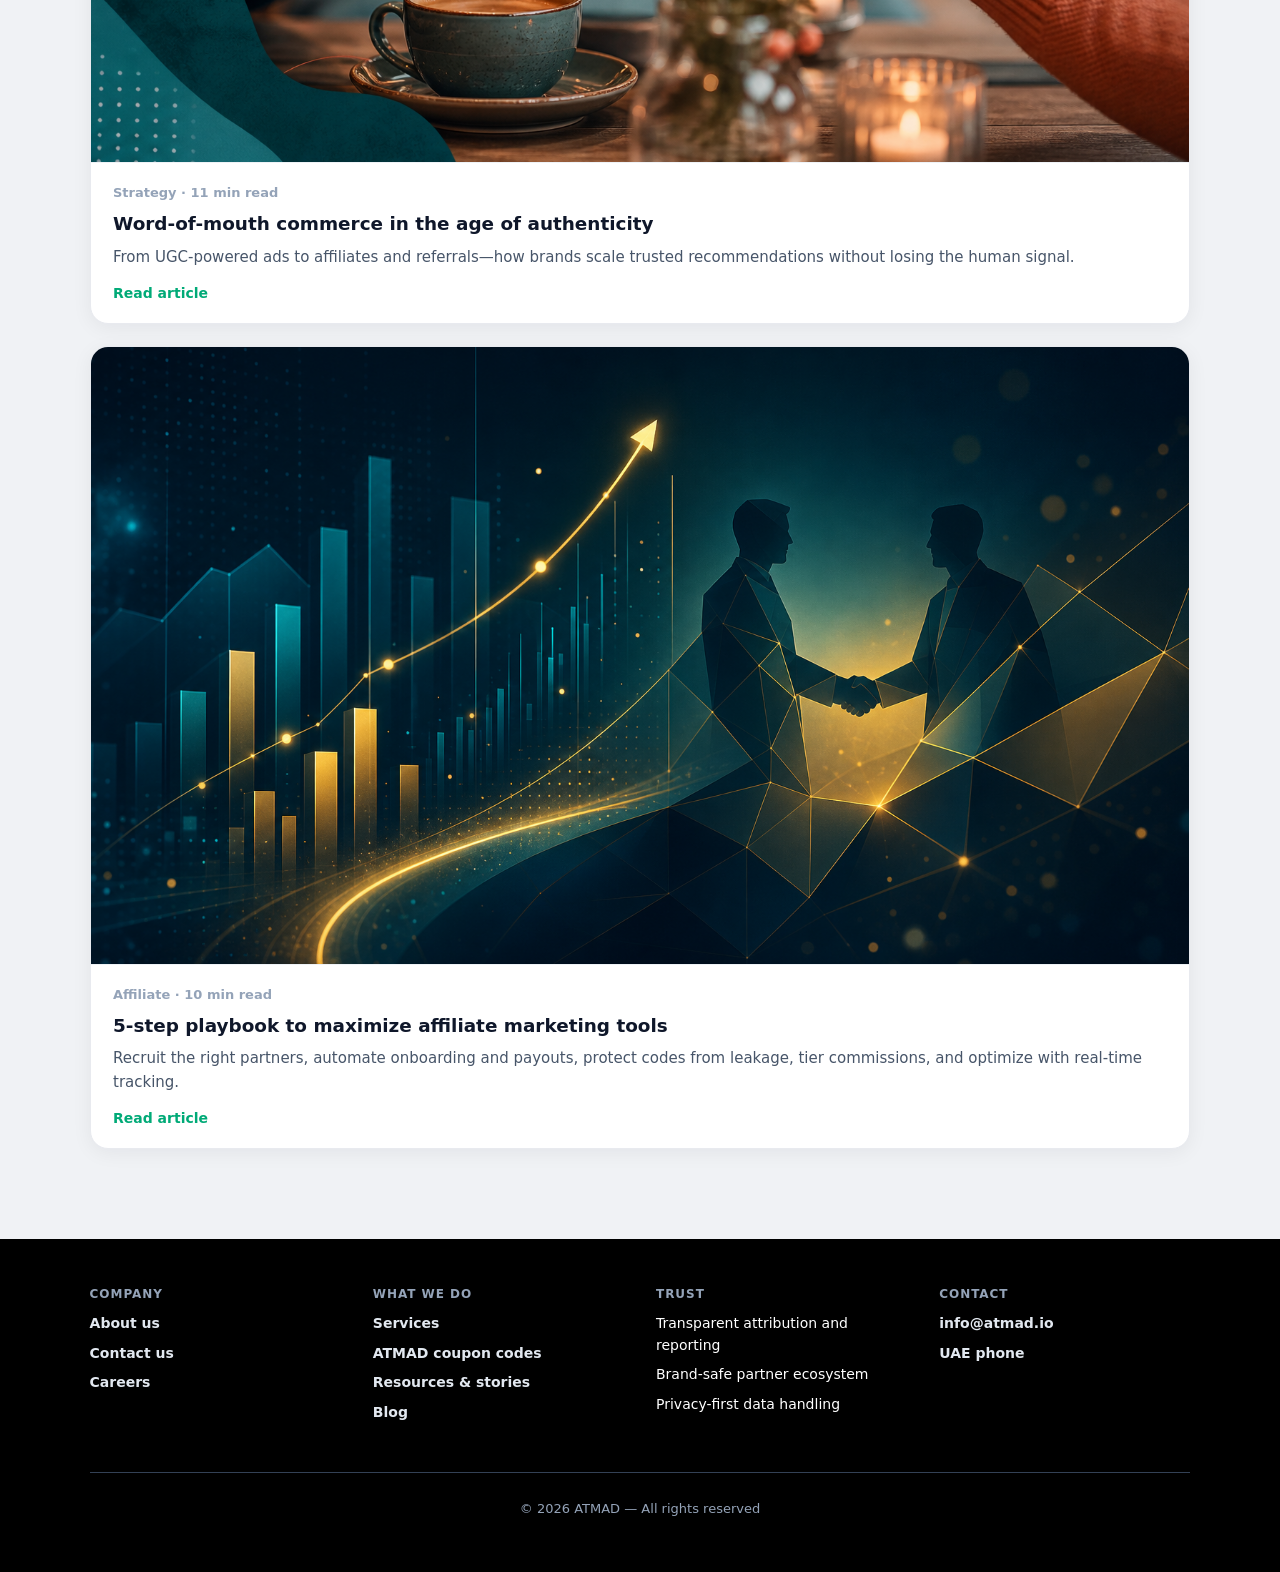
<file: blog.html>
<!DOCTYPE html>
<html lang="en" dir="ltr">
<head>
  <meta charset="UTF-8" />
  <meta name="viewport" content="width=device-width, initial-scale=1.0" />
  <meta http-equiv="Cache-Control" content="no-cache, no-store, must-revalidate" />
  <title>ATMAD Blog — Coupon tips &amp; global brand growth</title>
  <meta name="description" content="Tips on coupon codes, regional offers, and D2C brand growth from the ATMAD team — worldwide perspective." />
  <meta name="robots" content="index, follow" />
  <meta name="theme-color" content="#111111" />
  <link rel="canonical" href="https://atmad.io/blog.html" />
  <link rel="icon" href="data:image/svg+xml,%3Csvg%20xmlns='http://www.w3.org/2000/svg'%20viewBox='0%200%2032%2032'%3E%3Crect%20width='32'%20height='32'%20rx='7'%20fill='%23111'/%3E%3Ctext%20x='16'%20y='22'%20text-anchor='middle'%20fill='%23fff'%20font-size='15'%20font-family='system-ui,sans-serif'%20font-weight='800'%3EA%3C/text%3E%3C/svg%3E" type="image/svg+xml" />

  <meta property="og:type" content="website" />
  <meta property="og:site_name" content="ATMAD" />
  <meta property="og:url" content="https://atmad.io/blog.html" />
  <meta property="og:title" content="ATMAD Blog" />
  <meta property="og:description" content="Saving online and brand insights worldwide." />

  <meta name="twitter:card" content="summary" />
  <meta name="twitter:title" content="ATMAD Blog" />
  <meta name="twitter:description" content="Coupon tips and global retail insights." />

  <script type="application/ld+json">
{"@context":"https://schema.org","@type":"Blog","name":"ATMAD Blog","url":"https://atmad.io/blog.html","publisher":{"@type":"Organization","name":"ATMAD","url":"https://atmad.io/"}}
  </script>

  <link rel="stylesheet" href="/atmad.css?v=15" />
</head>
<body>

<header class="site-header">
  <div class="site-header-inner">
    <a href="/" class="site-logo"><img src="/assets/brand/atmad-logo-header.svg" alt="ATMAD" width="1024" height="1024" decoding="async" /></a>
    <nav class="site-nav" aria-label="Main">
      <a href="/" data-en="Home" data-ar="الرئيسية">Home</a>
      <a href="/services.html" data-en="Services" data-ar="الخدمات">Services</a>
      <a href="/about.html#customers" data-en="Customers" data-ar="العملاء">Customers</a>
      <a href="/resources.html" class="is-active" data-en="Resources" data-ar="الموارد">Resources</a>
      <a href="/coupons.html" data-en="Coupons" data-ar="الكوبونات">Coupons</a>
      <a href="/contact.html" data-en="Contact us" data-ar="اتصل بنا">Contact us</a>
    </nav>
    <div class="site-header-actions">
      <button type="button" class="lang-btn lang-btn-header" onclick="toggleLanguage()">العربية</button>
    </div>
  </div>
</header>

<section class="page-hero-simple">
  <h1 data-en="ATMAD blog" data-ar="مدونة ATMAD">ATMAD blog</h1>
  <p data-en="Success stories, playbooks, and coupon tips from the ATMAD team — a global view with practical takeaways."
     data-ar="قصص نجاح وأدلة ونصائح كوبون من فريق ATMAD — رؤية عالمية مع دروس عملية.">Success stories, playbooks, and coupon tips from the ATMAD team — a global view with practical takeaways.</p>
</section>

<section>
  <div class="blog-grid">
    <article class="blog-card">
      <a href="/blog/lo-fi-less-is-more" class="blog-card-media" aria-label="Read: Lo-fi content — why less is more">
        <img src="/assets/blog/blog-cover-lo-fi-less-is-more.png" alt="" width="640" height="360" loading="lazy" decoding="async" />
      </a>
      <div class="blog-card-body">
        <div class="blog-meta" data-en="Influencer marketing · 9 min read" data-ar="التسويق عبر المؤثرين · 9 دقائق">Influencer marketing · 9 min read</div>
        <h3 data-en="Lo-fi content: why less is more in influencer marketing" data-ar="محتوى منخفض الإنتاج: لماذا الأقل أكثر في تسويق المؤثرين">Lo-fi content: why less is more in influencer marketing</h3>
        <p data-en="Everyday creator formats—GRWM, routines, candid reviews—meet high-consideration shoppers where they research, then carry trust through to conversion and retail."
           data-ar="أشكال مبدعين يومية تلاقي المتسوقين المدققين حيث يبحثون، ثم تنقل الثقة إلى الشراء والبيع بالتجزئة.">Everyday creator formats—GRWM, routines, candid reviews—meet high-consideration shoppers where they research, then carry trust through to conversion and retail.</p>
        <a href="/blog/lo-fi-less-is-more" class="read-more" data-en="Read article" data-ar="اقرأ المقال">Read article</a>
      </div>
    </article>
    <article class="blog-card">
      <a href="/blog/word-of-mouth-commerce" class="blog-card-media" aria-label="Read: Word-of-mouth commerce">
        <img src="/assets/blog/blog-cover-word-of-mouth-commerce.png" alt="" width="640" height="360" loading="lazy" decoding="async" />
      </a>
      <div class="blog-card-body">
        <div class="blog-meta" data-en="Strategy · 11 min read" data-ar="الاستراتيجية · 11 دقيقة">Strategy · 11 min read</div>
        <h3 data-en="Word-of-mouth commerce in the age of authenticity" data-ar="تجارة حديث الناس في عصر الأصالة">Word-of-mouth commerce in the age of authenticity</h3>
        <p data-en="From UGC-powered ads to affiliates and referrals—how brands scale trusted recommendations without losing the human signal."
           data-ar="من إعلانات محتوى المستخدم إلى الشركاء والإحالات—كيف تكبر العلامات التوصيات الموثوقة دون فقدان البعد الإنساني.">From UGC-powered ads to affiliates and referrals—how brands scale trusted recommendations without losing the human signal.</p>
        <a href="/blog/word-of-mouth-commerce" class="read-more" data-en="Read article" data-ar="اقرأ المقال">Read article</a>
      </div>
    </article>
    <article class="blog-card">
      <a href="/blog/5-step-affiliate-playbook" class="blog-card-media" aria-label="Read: 5-step affiliate playbook">
        <img src="/assets/blog/blog-cover-affiliate-5-step-playbook.png" alt="" width="640" height="360" loading="lazy" decoding="async" />
      </a>
      <div class="blog-card-body">
        <div class="blog-meta" data-en="Affiliate · 10 min read" data-ar="التسويق بالعمولة · 10 دقائق">Affiliate · 10 min read</div>
        <h3 data-en="5-step playbook to maximize affiliate marketing tools" data-ar="دليل من 5 خطوات لتعظيم أدوات التسويق بالعمولة">5-step playbook to maximize affiliate marketing tools</h3>
        <p data-en="Recruit the right partners, automate onboarding and payouts, protect codes from leakage, tier commissions, and optimize with real-time tracking."
           data-ar="استقطب الشركاء المناسبين، أتمت التسجيل والمدفوعات، احمِ الأكواد من التسرب، صنّف العمولات، وحسّن الأداء بمتابعة فورية.">Recruit the right partners, automate onboarding and payouts, protect codes from leakage, tier commissions, and optimize with real-time tracking.</p>
        <a href="/blog/5-step-affiliate-playbook" class="read-more" data-en="Read article" data-ar="اقرأ المقال">Read article</a>
      </div>
    </article>
  </div>
</section>

<footer class="site-footer-rich">
  <div class="site-footer-rich__inner">
    <div class="site-footer-rich__col">
      <h3 data-en="Company" data-ar="الشركة">Company</h3>
      <ul>
        <li><a href="/about.html" data-en="About us" data-ar="من نحن">About us</a></li>
        <li><a href="/contact.html" data-en="Contact us" data-ar="اتصل بنا">Contact us</a></li>
        <li><a href="/contact.html" data-en="Careers" data-ar="الوظائف">Careers</a></li>
      </ul>
    </div>
    <div class="site-footer-rich__col">
      <h3 data-en="What we do" data-ar="ما نقدّمه">What we do</h3>
      <ul>
        <li><a href="/services.html" data-en="Services" data-ar="الخدمات">Services</a></li>
        <li><a href="/coupons.html" data-en="ATMAD coupon codes" data-ar="أكواد خصم ATMAD">ATMAD coupon codes</a></li>
        <li><a href="/resources.html" data-en="Resources &amp; stories" data-ar="الموارد والقصص">Resources &amp; stories</a></li>
        <li><a href="/blog.html" data-en="Blog" data-ar="المدونة">Blog</a></li>
      </ul>
    </div>
    <div class="site-footer-rich__col">
      <h3 data-en="Trust" data-ar="الثقة">Trust</h3>
      <ul>
        <li><span data-en="Transparent attribution and reporting" data-ar="إسناد وتقارير شفافة">Transparent attribution and reporting</span></li>
        <li><span data-en="Brand-safe partner ecosystem" data-ar="شركاء بيئة آمنة للعلامات">Brand-safe partner ecosystem</span></li>
        <li><span data-en="Privacy-first data handling" data-ar="التعامل مع البيانات مع احترام الخصوصية">Privacy-first data handling</span></li>
      </ul>
    </div>
    <div class="site-footer-rich__col">
      <h3 data-en="Contact" data-ar="تواصل">Contact</h3>
      <ul>
        <li><a href="mailto:info@atmad.io">info@atmad.io</a></li>
        <li><a href="tel:+971552499443" data-en="UAE phone" data-ar="هاتف الإمارات">+971 55 249 9443</a></li>
      </ul>
    </div>
    <p class="site-footer-rich__legal">
      <span data-en="© 2026 ATMAD — All rights reserved" data-ar="© ٢٠٢٦ ATMAD — جميع الحقوق محفوظة">© 2026 ATMAD — All rights reserved</span>
    </p>
  </div>
</footer>

<script data-cfasync="false" src="/atmad-lang.js?v=1"></script>
<script>
  function toggleLanguage() {
    const next = getAtmadPreferredLang() === "en" ? "ar" : "en";
    setAtmadPreferredLang(next);
    applyAtmadLanguageUI(next);
  }

  applyAtmadLanguageUI(getAtmadPreferredLang());
</script>
</body>
</html>
</file>
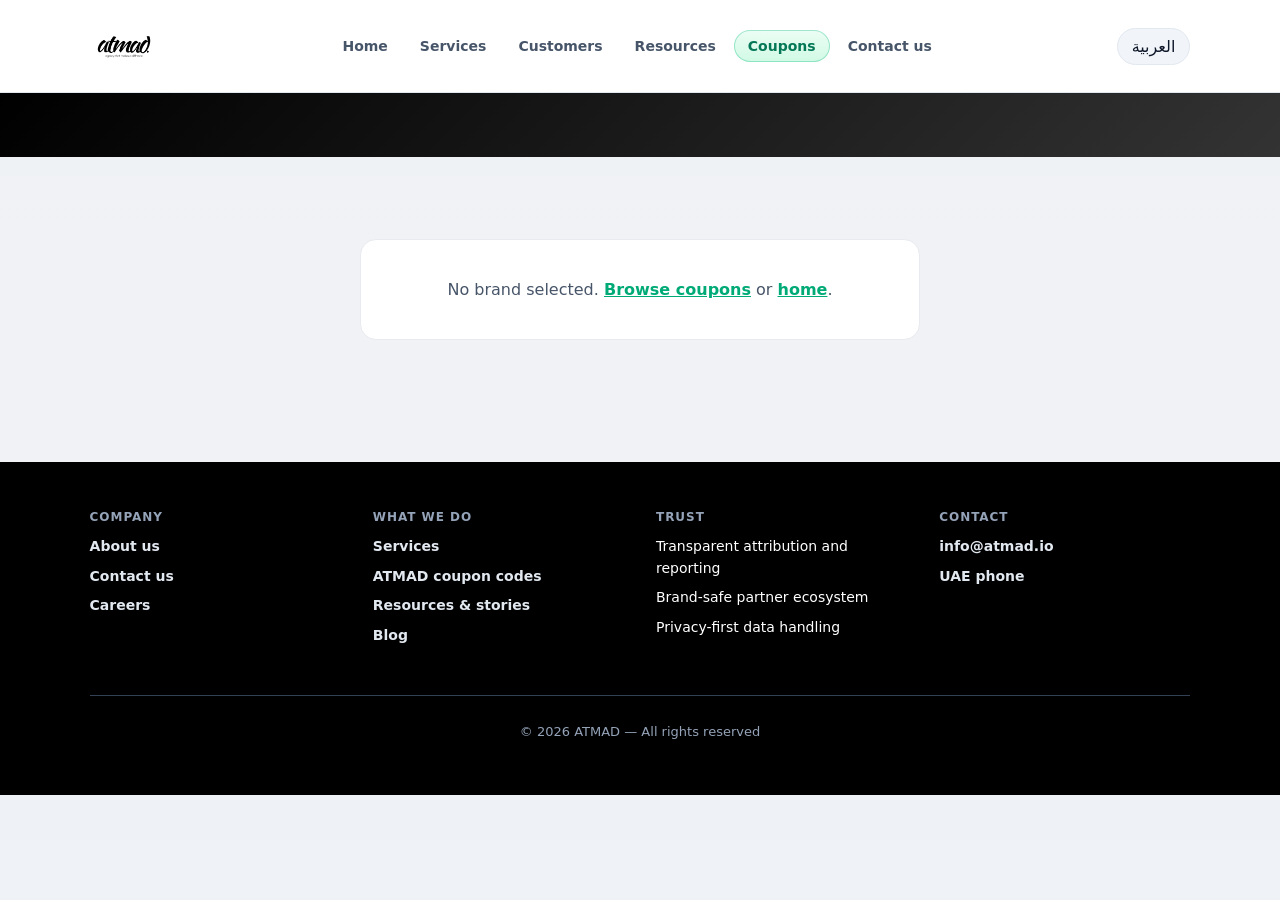
<file: brand.html>
<!DOCTYPE html>
<html lang="en" dir="ltr">
<head>
  <meta charset="UTF-8" />
  <meta name="viewport" content="width=device-width, initial-scale=1.0" />
  <meta http-equiv="Cache-Control" content="no-cache, no-store, must-revalidate" />
  <meta http-equiv="Pragma" content="no-cache" />
  <meta http-equiv="Expires" content="0" />
  <title>Store coupon codes | ATMAD</title>
  <meta id="seo-meta-desc" name="description" content="All coupon codes for this store on ATMAD — copy discounts for checkout. Verified offers with regional tags where applicable." />
  <meta name="robots" content="index, follow, max-image-preview:large, max-snippet:-1, max-video-preview:-1" />
  <meta name="theme-color" content="#111111" />
  <link id="seo-canonical" rel="canonical" href="https://atmad.io/coupons.html" />
  <link rel="icon" href="data:image/svg+xml,%3Csvg%20xmlns='http://www.w3.org/2000/svg'%20viewBox='0%200%2032%2032'%3E%3Crect%20width='32'%20height='32'%20rx='7'%20fill='%23111'/%3E%3Ctext%20x='16'%20y='22'%20text-anchor='middle'%20fill='%23fff'%20font-size='15'%20font-family='system-ui,sans-serif'%20font-weight='800'%3EA%3C/text%3E%3C/svg%3E" type="image/svg+xml" />

  <meta property="og:type" content="website" />
  <meta property="og:site_name" content="ATMAD" />
  <meta id="seo-og-url" property="og:url" content="https://atmad.io/coupons.html" />
  <meta id="seo-og-title" property="og:title" content="Store coupon codes | ATMAD" />
  <meta id="seo-og-desc" property="og:description" content="Copy verified coupon codes for this store. ATMAD — global deals with local relevance." />

  <meta name="twitter:card" content="summary" />
  <meta id="seo-tw-title" name="twitter:title" content="Store coupon codes | ATMAD" />
  <meta id="seo-tw-desc" name="twitter:description" content="Verified codes and offers for checkout." />

  <script id="seo-jsonld" type="application/ld+json">{}</script>

  <link rel="stylesheet" href="/atmad.css?v=15" />
</head>
<body>

<header class="site-header">
  <div class="site-header-inner">
    <a href="/" class="site-logo"><img src="/assets/brand/atmad-logo-header.svg" alt="ATMAD" width="1024" height="1024" decoding="async" /></a>
    <nav class="site-nav" aria-label="Main">
      <a href="/" data-en="Home" data-ar="الرئيسية">Home</a>
      <a href="/services.html" data-en="Services" data-ar="الخدمات">Services</a>
      <a href="/about.html#customers" data-en="Customers" data-ar="العملاء">Customers</a>
      <a href="/resources.html" data-en="Resources" data-ar="الموارد">Resources</a>
      <a href="/coupons.html" class="is-active" data-en="Coupons" data-ar="الكوبونات">Coupons</a>
      <a href="/contact.html" data-en="Contact us" data-ar="اتصل بنا">Contact us</a>
    </nav>
    <div class="site-header-actions">
      <button type="button" class="lang-btn lang-btn-header" onclick="toggleLanguage()">العربية</button>
    </div>
  </div>
</header>

<section class="hero hero--brand-single" style="padding: 28px 7% 36px;">
  <div class="hero-brand-inner" id="brandHero"></div>
</section>

<section id="brandSection">
  <div class="brand-offers-stack" id="brandOfferCards"></div>
  <div id="brandPageMessage" class="brand-page-msg" style="display:none;"></div>
</section>

<footer class="site-footer-rich">
  <div class="site-footer-rich__inner">
    <div class="site-footer-rich__col">
      <h3 data-en="Company" data-ar="الشركة">Company</h3>
      <ul>
        <li><a href="/about.html" data-en="About us" data-ar="من نحن">About us</a></li>
        <li><a href="/contact.html" data-en="Contact us" data-ar="اتصل بنا">Contact us</a></li>
        <li><a href="/contact.html" data-en="Careers" data-ar="الوظائف">Careers</a></li>
      </ul>
    </div>
    <div class="site-footer-rich__col">
      <h3 data-en="What we do" data-ar="ما نقدّمه">What we do</h3>
      <ul>
        <li><a href="/services.html" data-en="Services" data-ar="الخدمات">Services</a></li>
        <li><a href="/coupons.html" data-en="ATMAD coupon codes" data-ar="أكواد خصم ATMAD">ATMAD coupon codes</a></li>
        <li><a href="/resources.html" data-en="Resources &amp; stories" data-ar="الموارد والقصص">Resources &amp; stories</a></li>
        <li><a href="/blog.html" data-en="Blog" data-ar="المدونة">Blog</a></li>
      </ul>
    </div>
    <div class="site-footer-rich__col">
      <h3 data-en="Trust" data-ar="الثقة">Trust</h3>
      <ul>
        <li><span data-en="Transparent attribution and reporting" data-ar="إسناد وتقارير شفافة">Transparent attribution and reporting</span></li>
        <li><span data-en="Brand-safe partner ecosystem" data-ar="شركاء بيئة آمنة للعلامات">Brand-safe partner ecosystem</span></li>
        <li><span data-en="Privacy-first data handling" data-ar="التعامل مع البيانات مع احترام الخصوصية">Privacy-first data handling</span></li>
      </ul>
    </div>
    <div class="site-footer-rich__col">
      <h3 data-en="Contact" data-ar="تواصل">Contact</h3>
      <ul>
        <li><a href="mailto:info@atmad.io">info@atmad.io</a></li>
        <li><a href="tel:+971552499443" data-en="UAE phone" data-ar="هاتف الإمارات">+971 55 249 9443</a></li>
      </ul>
    </div>
    <p class="site-footer-rich__legal">
      <span data-en="© 2026 ATMAD — All rights reserved" data-ar="© ٢٠٢٦ ATMAD — جميع الحقوق محفوظة">© 2026 ATMAD — All rights reserved</span>
    </p>
  </div>
</footer>

<script data-cfasync="false" src="/atmad-lang.js?v=1"></script>
<script data-cfasync="false" src="/brand-logos.js?v=13"></script>
<script data-cfasync="false" src="/coupons-data.js"></script>
<script data-cfasync="false" src="/coupons-ar.js"></script>
<script data-cfasync="false" src="/site-logic.js?v=11"></script>
<script>
  let currentLang = getAtmadPreferredLang();
  applyAtmadLanguageUI(currentLang);
  const ATMAD_SITE_ORIGIN = "https://atmad.io";

  function setSeoAttr(id, attr, value) {
    const el = document.getElementById(id);
    if (el) el.setAttribute(attr, value);
  }

  function resetSeoFallback() {
    document.title = "Coupon codes | ATMAD";
    const desc = "Browse verified coupon codes and deals from top brands worldwide — with regional tags where they matter.";
    setSeoAttr("seo-meta-desc", "content", desc);
    setSeoAttr("seo-canonical", "href", ATMAD_SITE_ORIGIN + "/coupons.html");
    setSeoAttr("seo-og-url", "content", ATMAD_SITE_ORIGIN + "/coupons.html");
    setSeoAttr("seo-og-title", "content", "Coupon codes | ATMAD");
    setSeoAttr("seo-og-desc", "content", desc);
    setSeoAttr("seo-tw-title", "content", "Coupon codes | ATMAD");
    setSeoAttr("seo-tw-desc", "content", desc);
    const script = document.getElementById("seo-jsonld");
    if (script) {
      script.textContent = JSON.stringify({
        "@context": "https://schema.org",
        "@type": "WebPage",
        name: "ATMAD coupon codes",
        url: ATMAD_SITE_ORIGIN + "/coupons.html",
        description: desc
      });
    }
  }

  function updateBrandSeo(title, slug, itemCount) {
    const url = ATMAD_SITE_ORIGIN + "/" + encodeURIComponent(slug);
    const pageTitle = title + " coupon codes | ATMAD";
    const desc =
      itemCount > 1
        ? itemCount +
          " active " +
          title +
          " coupon codes — copy discounts for checkout. Verified offers on ATMAD worldwide."
        : "Latest " +
          title +
          " coupon code — copy and save at checkout. Global stores, regional tags where it matters — on ATMAD.";
    document.title = pageTitle;
    setSeoAttr("seo-meta-desc", "content", desc);
    setSeoAttr("seo-canonical", "href", url);
    setSeoAttr("seo-og-url", "content", url);
    setSeoAttr("seo-og-title", "content", pageTitle);
    setSeoAttr("seo-og-desc", "content", desc);
    setSeoAttr("seo-tw-title", "content", pageTitle);
    setSeoAttr("seo-tw-desc", "content", desc);
    const script = document.getElementById("seo-jsonld");
    if (script) {
      script.textContent = JSON.stringify({
        "@context": "https://schema.org",
        "@type": "CollectionPage",
        name: title + " coupon codes",
        description: desc,
        url: url,
        isPartOf: { "@type": "WebSite", name: "ATMAD", url: ATMAD_SITE_ORIGIN + "/" }
      });
    }
  }

  const CATEGORY_CHIPS = [
    { id: "all", en: "All", ar: "الكل" },
    { id: "fashion", en: "Fashion", ar: "الأزياء" },
    { id: "food", en: "Food", ar: "الطعام والتوصيل" },
    { id: "travel", en: "Travel", ar: "السفر" },
    { id: "beauty", en: "Beauty", ar: "الجمال" },
    { id: "electronics", en: "Electronics", ar: "الإلكترونيات" },
    { id: "motherbaby", en: "Mother & Baby", ar: "الأم والطفل" }
  ];

  function categoryLabel(id) {
    const row = CATEGORY_CHIPS.find((x) => x.id === id);
    if (!row) return id;
    return currentLang === "ar" ? row.ar : row.en;
  }

  function toggleLanguage() {
    currentLang = currentLang === "en" ? "ar" : "en";
    setAtmadPreferredLang(currentLang);
    applyAtmadLanguageUI(currentLang);
    renderBrandPage();
  }

  async function copyCode(code) {
    try {
      if (navigator.clipboard && window.isSecureContext) {
        await navigator.clipboard.writeText(code);
      } else {
        const ta = document.createElement("textarea");
        ta.value = code;
        ta.style.position = "fixed";
        ta.style.left = "-9999px";
        document.body.appendChild(ta);
        ta.select();
        document.execCommand("copy");
        document.body.removeChild(ta);
      }
      alert(currentLang === "ar" ? "تم نسخ الكود: " + code : "Code copied: " + code);
    } catch (e) {
      alert(currentLang === "ar" ? "تعذّر النسخ. انسخ يدوياً: " + code : "Could not copy. Copy manually: " + code);
    }
  }

  function showBrandMessage(html) {
    const cards = document.getElementById("brandOfferCards");
    const hero = document.getElementById("brandHero");
    const msg = document.getElementById("brandPageMessage");
    if (cards) cards.innerHTML = "";
    if (hero) hero.innerHTML = "";
    if (msg) {
      msg.style.display = "block";
      msg.innerHTML = html;
    }
  }

  function appendCouponOfferCard(host, c) {
    const card = document.createElement("div");
    card.className = "coupon coupon-card";

    const title = couponBrandTitleForDisplay(c, currentLang);
    const hit = document.createElement("a");
    hit.className = "coupon-card-hit";
    hit.href = couponOfferDetailPath(c);
    hit.setAttribute(
      "aria-label",
      currentLang === "ar"
        ? "عرض صفحة هذا العرض — " + title + " (" + String(c.code || "").trim() + ")"
        : "Open this offer’s page — " + title + " (" + String(c.code || "").trim() + ")"
    );

    const { desc, discount, meta } = couponFieldsForDisplay(c, currentLang);
    const copyLabel = currentLang === "ar" ? "نسخ" : "Copy";
    const catShown = c._category === "other"
      ? (currentLang === "ar" ? "عام" : "General")
      : categoryLabel(c._category);

    const linkUrls = urlsForCoupon(c, currentLang);

    const primary = pickPrimaryOfferText(desc, discount, c.code);
    const tagline = secondaryOfferLine(desc, discount, c.code);
    let bodyHtml = formatOfferBlockHtml(primary);
    if (codeMatchesField(primary, c.code)) bodyHtml = "";

    const domain = resolveCouponBrandDomain(c);
    const initials = brandInitials(title);

    const top = document.createElement("div");
    top.className = "coupon-top";

    const visual = document.createElement("div");
    visual.className = "coupon-brand-visual";

    const fallback = document.createElement("div");
    fallback.className = "coupon-brand-fallback";
    fallback.textContent = initials;
    fallback.setAttribute("aria-hidden", "true");

    if (domain) {
      const img = document.createElement("img");
      img.className = "coupon-brand-logo";
      img.alt = "";
      img.width = 64;
      img.height = 64;
      img.loading = "lazy";
      img.decoding = "async";
      bindBrandLogoWithFallback(img, domain, () => {
        img.classList.add("is-hidden");
        fallback.classList.add("is-visible");
      });
      visual.appendChild(img);
    } else {
      fallback.classList.add("is-visible");
    }
    visual.appendChild(fallback);

    const head = document.createElement("div");
    head.className = "coupon-head";
    const badges = document.createElement("div");
    badges.className = "coupon-badges-row";
    const catSpan = document.createElement("span");
    catSpan.className = "coupon-cat";
    catSpan.textContent = catShown;
    badges.appendChild(catSpan);
    const tags = c._countryTags || [];
    for (let ti = 0; ti < tags.length; ti++) {
      const tg = document.createElement("span");
      tg.className = "country-tag";
      tg.textContent = formatCountryTagLabel(tags[ti]);
      badges.appendChild(tg);
    }
    head.appendChild(badges);
    const titleRow = document.createElement("div");
    titleRow.className = "coupon-title-row";
    const h3 = document.createElement("h3");
    h3.textContent = title;
    titleRow.appendChild(h3);
    if (linkUrls.length) {
      const linkWrap = document.createElement("div");
      linkWrap.className = "coupon-title-links";
      const openLbl = currentLang === "ar" ? "فتح رابط العرض" : "Open offer link";
      for (let ui = 0; ui < linkUrls.length; ui++) {
        const a = document.createElement("a");
        a.href = linkUrls[ui];
        a.target = "_blank";
        a.rel = "noopener noreferrer";
        a.className = "coupon-external-link";
        a.setAttribute("aria-label", openLbl + (linkUrls.length > 1 ? " (" + (ui + 1) + ")" : ""));
        a.appendChild(externalLinkIcon());
        linkWrap.appendChild(a);
      }
      titleRow.appendChild(linkWrap);
    }
    head.appendChild(titleRow);

    top.appendChild(visual);
    top.appendChild(head);

    const content = document.createElement("div");
    content.className = "coupon-content";
    let contentHtml = "";
    if (tagline) contentHtml += '<div class="coupon-tagline">' + esc(tagline) + "</div>";
    if (bodyHtml) contentHtml += '<div class="coupon-body">' + bodyHtml + "</div>";
    let metaRemain = meta && meta !== "—" ? stripUrlsFromMetaText(meta) : "";
    if (metaRemain) contentHtml += '<span class="coupon-meta">' + esc(metaRemain) + "</span>";
    content.innerHTML = contentHtml;

    const foot = document.createElement("div");
    foot.className = "coupon-code-foot";
    const sec = document.createElement("div");
    sec.className = "coupon-code-section";
    const row = document.createElement("div");
    row.className = "code-row";
    const codeDiv = document.createElement("div");
    codeDiv.className = "code";
    const oneCode =
      c.code && String(c.code).trim() ? String(c.code).trim() : "—";
    codeDiv.textContent = oneCode;
    const btn = document.createElement("button");
    btn.type = "button";
    btn.className = "copy-btn";
    btn.textContent = copyLabel;
    btn.addEventListener("click", () => copyCode(oneCode));
    row.appendChild(codeDiv);
    row.appendChild(btn);
    sec.appendChild(row);
    foot.appendChild(sec);

    card.appendChild(hit);
    card.appendChild(top);
    card.appendChild(content);
    card.appendChild(foot);

    host.appendChild(card);
  }

  function renderBrandPage() {
    const slugRaw = brandSlugFromPageUrl();
    const hostHero = document.getElementById("brandHero");
    const hostCards = document.getElementById("brandOfferCards");
    const msgEl = document.getElementById("brandPageMessage");
    if (msgEl) {
      msgEl.style.display = "none";
      msgEl.innerHTML = "";
    }
    if (!hostHero || !hostCards) return;

    hostHero.innerHTML = "";
    hostCards.innerHTML = "";

    if (!slugRaw || !String(slugRaw).trim()) {
      resetSeoFallback();
      showBrandMessage(
        (currentLang === "ar"
          ? "<p>لم يُحدَّد متجر. <a href=\"/coupons.html\">تصفح الكوبونات</a> أو <a href=\"/\">الرئيسية</a>.</p>"
          : "<p>No brand selected. <a href=\"/coupons.html\">Browse coupons</a> or <a href=\"/\">home</a>.</p>")
      );
      return;
    }

    const slug = String(slugRaw).trim().toLowerCase();
    const slugCanon = canonicalBrandSlugFromUrl(slug);
    const allCoupons = buildAllCoupons();
    const items = allCoupons.filter((c) => brandSlugForCoupon(c) === slugCanon);

    if (!items.length) {
      resetSeoFallback();
      showBrandMessage(
        (currentLang === "ar"
          ? "<p>لا توجد كوبونات لهذا المتجر. <a href=\"/coupons.html\">تصفح كل الكوبونات</a></p>"
          : "<p>No coupons for this brand. <a href=\"/coupons.html\">Browse all coupons</a></p>")
      );
      return;
    }

    const title = brandTitleForDisplay(
      currentLang === "ar" ? items[0].titleAr : items[0].titleEn,
      currentLang
    );
    const seoTitle = brandTitleForDisplay(items[0].titleEn, "en");
    const countLabel =
      currentLang === "ar"
        ? items.length === 1
          ? "كوبون واحد متاح"
          : items.length + " أكواد متوفرة"
        : items.length === 1
          ? "1 coupon code available"
          : items.length + " coupon codes available";

    updateBrandSeo(seoTitle, slugCanon, items.length);

    const domain = resolveCouponBrandDomain(items[0]);
    const initials = brandInitials(title);

    const visual = document.createElement("div");
    visual.className = "brand-hero-visual";
    const fallback = document.createElement("div");
    fallback.className = "brand-hero-fallback";
    fallback.textContent = initials;
    fallback.setAttribute("aria-hidden", "true");
    if (domain) {
      const img = document.createElement("img");
      img.className = "brand-hero-logo";
      img.alt = "";
      img.width = 88;
      img.height = 88;
      img.decoding = "async";
      bindBrandLogoWithFallback(img, domain, () => {
        img.classList.add("is-hidden");
        fallback.classList.add("is-visible");
      });
      visual.appendChild(img);
    } else {
      fallback.classList.add("is-visible");
    }
    visual.appendChild(fallback);

    const textWrap = document.createElement("div");
    textWrap.className = "brand-hero-text";
    const h1 = document.createElement("h1");
    h1.textContent = title;
    const sub = document.createElement("p");
    sub.textContent = countLabel;
    textWrap.appendChild(h1);
    textWrap.appendChild(sub);

    hostHero.appendChild(visual);
    hostHero.appendChild(textWrap);

    for (let i = 0; i < items.length; i++) {
      appendCouponOfferCard(hostCards, items[i]);
    }
  }

  renderBrandPage();
</script>
</body>
</html>
</file>
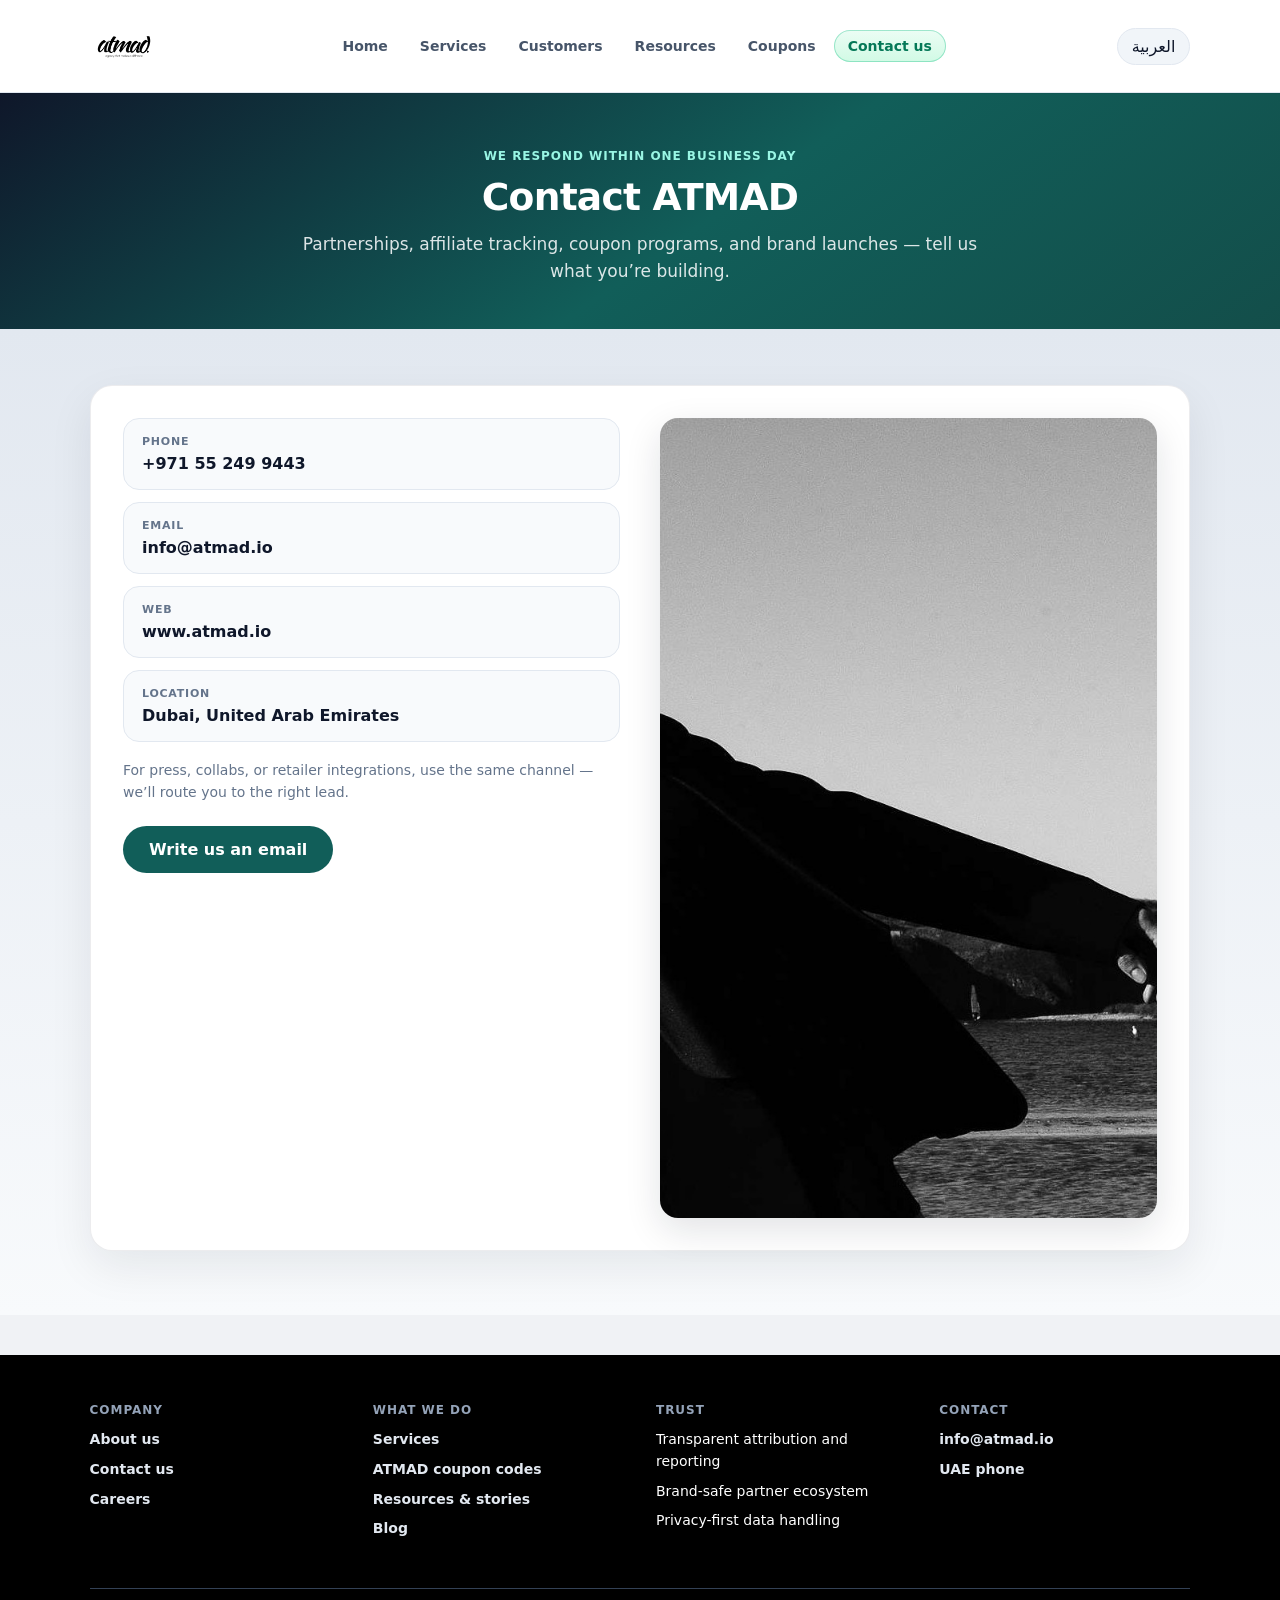
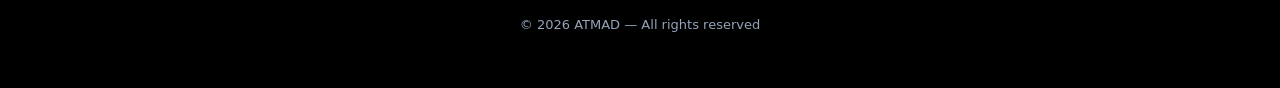
<file: contact.html>
<!DOCTYPE html>
<html lang="en" dir="ltr">
<head>
  <meta charset="UTF-8" />
  <meta name="viewport" content="width=device-width, initial-scale=1.0" />
  <meta http-equiv="Cache-Control" content="no-cache, no-store, must-revalidate" />
  <title>Contact ATMAD — Dubai, UAE | Partnerships &amp; coupons worldwide</title>
  <meta name="description" content="Reach ATMAD in Dubai for brand partnerships, affiliate programs, and coupon technology — global programs. Phone, email, and office details." />
  <meta name="robots" content="index, follow" />
  <meta name="theme-color" content="#115e59" />
  <link rel="canonical" href="https://atmad.io/contact.html" />
  <link rel="icon" href="data:image/svg+xml,%3Csvg%20xmlns='http://www.w3.org/2000/svg'%20viewBox='0%200%2032%2032'%3E%3Crect%20width='32'%20height='32'%20rx='7'%20fill='%23115e59'/%3E%3Ctext%20x='16'%20y='22'%20text-anchor='middle'%20fill='%23ecfdf5'%20font-size='15'%20font-family='system-ui,sans-serif'%20font-weight='800'%3EA%3C/text%3E%3C/svg%3E" type="image/svg+xml" />
  <meta property="og:type" content="website" />
  <meta property="og:site_name" content="ATMAD" />
  <meta property="og:url" content="https://atmad.io/contact.html" />
  <meta property="og:title" content="Contact ATMAD" />
  <meta property="og:description" content="Dubai hub for global brand growth, affiliates, and coupon partnerships." />
  <script type="application/ld+json">
{"@context":"https://schema.org","@type":"ContactPage","name":"Contact ATMAD","url":"https://atmad.io/contact.html","mainEntity":{"@type":"Organization","name":"ATMAD","url":"https://atmad.io/","email":"info@atmad.io","telephone":"+971-55-249-9443","address":{"@type":"PostalAddress","addressLocality":"Dubai","addressCountry":"AE"}}}
  </script>
  <link rel="stylesheet" href="/atmad.css?v=15" />
</head>
<body>

<header class="site-header">
  <div class="site-header-inner">
    <a href="/" class="site-logo"><img src="/assets/brand/atmad-logo-header.svg" alt="ATMAD" width="1024" height="1024" decoding="async" /></a>
    <nav class="site-nav" aria-label="Main">
      <a href="/" data-en="Home" data-ar="الرئيسية">Home</a>
      <a href="/services.html" data-en="Services" data-ar="الخدمات">Services</a>
      <a href="/about.html#customers" data-en="Customers" data-ar="العملاء">Customers</a>
      <a href="/resources.html" data-en="Resources" data-ar="الموارد">Resources</a>
      <a href="/coupons.html" data-en="Coupons" data-ar="الكوبونات">Coupons</a>
      <a href="/contact.html" class="is-active" data-en="Contact us" data-ar="اتصل بنا">Contact us</a>
    </nav>
    <div class="site-header-actions">
      <button type="button" class="lang-btn lang-btn-header" onclick="toggleLanguage()">العربية</button>
    </div>
  </div>
</header>

<section class="contact-page-hero">
  <div class="contact-page-hero-inner">
    <p class="contact-hero-kicker" data-en="We respond within one business day" data-ar="نرد خلال يوم عمل واحد">We respond within one business day</p>
    <h1 data-en="Contact ATMAD" data-ar="تواصل مع ATMAD">Contact ATMAD</h1>
    <p class="contact-hero-lead"
       data-en="Partnerships, affiliate tracking, coupon programs, and brand launches — tell us what you’re building."
       data-ar="شراكات، تتبع شراكة تسويقية، برامج كوبونات، وإطلاق علامات — أخبرنا بما تبنيه.">
      Partnerships, affiliate tracking, coupon programs, and brand launches — tell us what you’re building.
    </p>
  </div>
</section>

<section class="contact-page-body">
  <div class="contact-showcase">
    <div class="contact-showcase__copy">
      <h2 class="visually-hidden" data-en="Contact details" data-ar="بيانات التواصل">Contact details</h2>
      <ul class="contact-detail-list">
        <li class="contact-detail-card">
          <span class="contact-detail-label" data-en="Phone" data-ar="الهاتف">Phone</span>
          <a href="tel:+971552499443" class="contact-detail-value" data-en="+971 55 249 9443" data-ar="+971 55 249 9443">+971 55 249 9443</a>
        </li>
        <li class="contact-detail-card">
          <span class="contact-detail-label" data-en="Email" data-ar="البريد">Email</span>
          <a href="mailto:info@atmad.io" class="contact-detail-value">info@atmad.io</a>
        </li>
        <li class="contact-detail-card">
          <span class="contact-detail-label" data-en="Web" data-ar="الموقع">Web</span>
          <a href="https://www.atmad.io/" class="contact-detail-value">www.atmad.io</a>
        </li>
        <li class="contact-detail-card">
          <span class="contact-detail-label" data-en="Location" data-ar="الموقع">Location</span>
          <span class="contact-detail-value" data-en="Dubai, United Arab Emirates" data-ar="دبي، الإمارات العربية المتحدة">Dubai, United Arab Emirates</span>
        </li>
      </ul>
      <p class="contact-aside"
         data-en="For press, collabs, or retailer integrations, use the same channel — we’ll route you to the right lead."
         data-ar="للإعلام أو التعاون أو تكامل التجار، استخدم نفس القناة — سنوجّهك للشخص المناسب.">
        For press, collabs, or retailer integrations, use the same channel — we’ll route you to the right lead.
      </p>
      <a href="mailto:info@atmad.io" class="btn-contact-primary"
         data-en="Write us an email" data-ar="راسلنا بالبريد">Write us an email</a>
    </div>
    <figure class="contact-showcase__visual">
      <img src="/assets/company-profile/extracted/slide-22.jpg" alt="" width="1200" height="800" loading="lazy" decoding="async" />
    </figure>
  </div>
</section>

<footer class="site-footer-rich">
  <div class="site-footer-rich__inner">
    <div class="site-footer-rich__col">
      <h3 data-en="Company" data-ar="الشركة">Company</h3>
      <ul>
        <li><a href="/about.html" data-en="About us" data-ar="من نحن">About us</a></li>
        <li><a href="/contact.html" data-en="Contact us" data-ar="اتصل بنا">Contact us</a></li>
        <li><a href="/contact.html" data-en="Careers" data-ar="الوظائف">Careers</a></li>
      </ul>
    </div>
    <div class="site-footer-rich__col">
      <h3 data-en="What we do" data-ar="ما نقدّمه">What we do</h3>
      <ul>
        <li><a href="/services.html" data-en="Services" data-ar="الخدمات">Services</a></li>
        <li><a href="/coupons.html" data-en="ATMAD coupon codes" data-ar="أكواد خصم ATMAD">ATMAD coupon codes</a></li>
        <li><a href="/resources.html" data-en="Resources &amp; stories" data-ar="الموارد والقصص">Resources &amp; stories</a></li>
        <li><a href="/blog.html" data-en="Blog" data-ar="المدونة">Blog</a></li>
      </ul>
    </div>
    <div class="site-footer-rich__col">
      <h3 data-en="Trust" data-ar="الثقة">Trust</h3>
      <ul>
        <li><span data-en="Transparent attribution and reporting" data-ar="إسناد وتقارير شفافة">Transparent attribution and reporting</span></li>
        <li><span data-en="Brand-safe partner ecosystem" data-ar="شركاء بيئة آمنة للعلامات">Brand-safe partner ecosystem</span></li>
        <li><span data-en="Privacy-first data handling" data-ar="التعامل مع البيانات مع احترام الخصوصية">Privacy-first data handling</span></li>
      </ul>
    </div>
    <div class="site-footer-rich__col">
      <h3 data-en="Contact" data-ar="تواصل">Contact</h3>
      <ul>
        <li><a href="mailto:info@atmad.io">info@atmad.io</a></li>
        <li><a href="tel:+971552499443" data-en="UAE phone" data-ar="هاتف الإمارات">+971 55 249 9443</a></li>
      </ul>
    </div>
    <p class="site-footer-rich__legal">
      <span data-en="© 2026 ATMAD — All rights reserved" data-ar="© ٢٠٢٦ ATMAD — جميع الحقوق محفوظة">© 2026 ATMAD — All rights reserved</span>
    </p>
  </div>
</footer>

<script data-cfasync="false" src="/atmad-lang.js?v=1"></script>
<script>
  function toggleLanguage() {
    const next = getAtmadPreferredLang() === "en" ? "ar" : "en";
    setAtmadPreferredLang(next);
    applyAtmadLanguageUI(next);
  }

  applyAtmadLanguageUI(getAtmadPreferredLang());
</script>
</body>
</html>
</file>
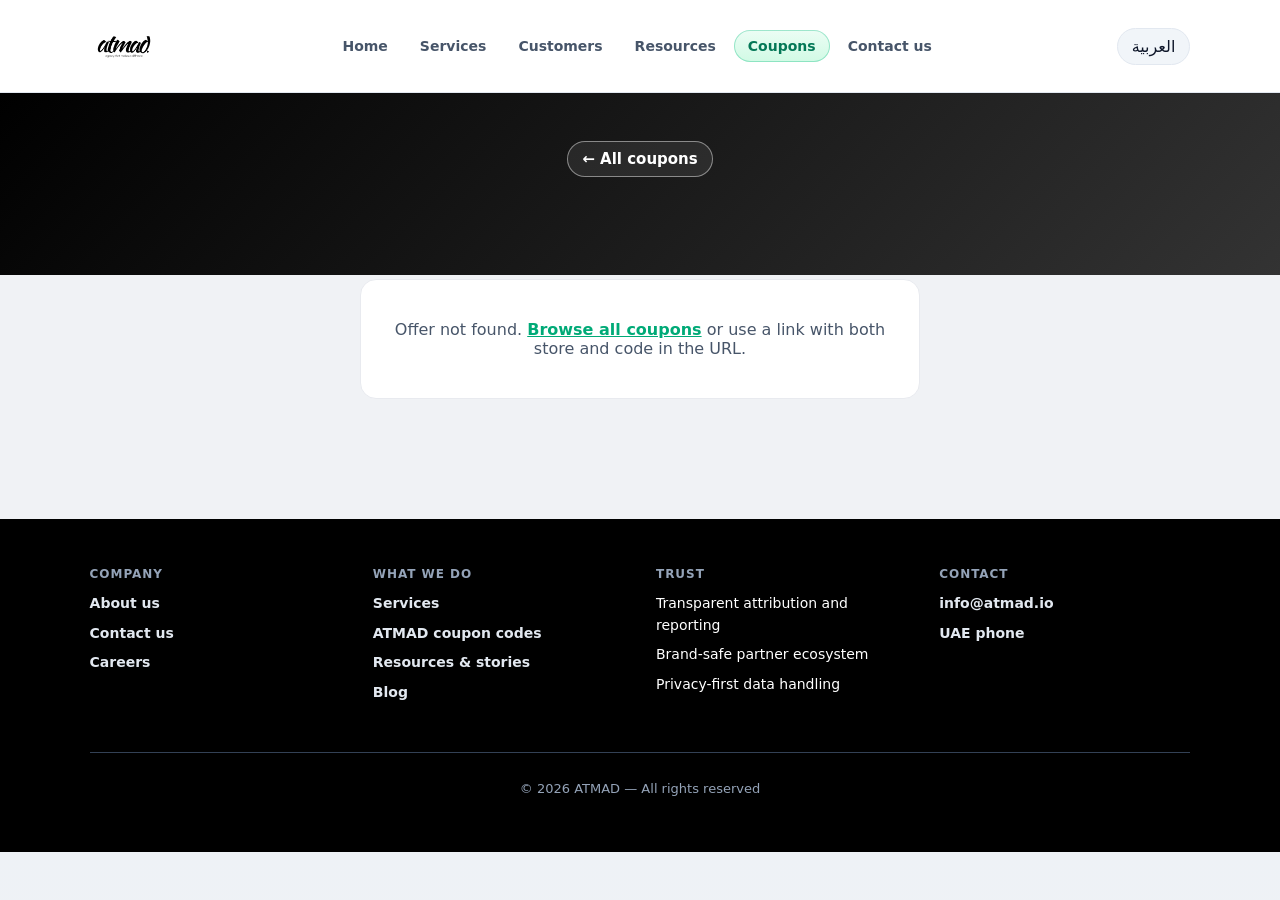
<file: coupon.html>
<!DOCTYPE html>
<html lang="en" dir="ltr">
<head>
  <meta charset="UTF-8" />
  <meta name="viewport" content="width=device-width, initial-scale=1.0" />
  <meta http-equiv="Cache-Control" content="no-cache, no-store, must-revalidate" />
  <meta http-equiv="Pragma" content="no-cache" />
  <meta http-equiv="Expires" content="0" />
  <title>Coupon offer | ATMAD</title>
  <meta id="seo-meta-desc" name="description" content="Copy this verified coupon code for checkout — ATMAD deals worldwide." />
  <meta name="robots" content="index, follow, max-image-preview:large, max-snippet:-1, max-video-preview:-1" />
  <meta name="theme-color" content="#111111" />
  <link id="seo-canonical" rel="canonical" href="https://atmad.io/coupons.html" />
  <link rel="icon" href="data:image/svg+xml,%3Csvg%20xmlns='http://www.w3.org/2000/svg'%20viewBox='0%200%2032%2032'%3E%3Crect%20width='32'%20height='32'%20rx='7'%20fill='%23111'/%3E%3Ctext%20x='16'%20y='22'%20text-anchor='middle'%20fill='%23fff'%20font-size='15'%20font-family='system-ui,sans-serif'%20font-weight='800'%3EA%3C/text%3E%3C/svg%3E" type="image/svg+xml" />

  <meta property="og:type" content="website" />
  <meta property="og:site_name" content="ATMAD" />
  <meta id="seo-og-url" property="og:url" content="https://atmad.io/coupons.html" />
  <meta id="seo-og-title" property="og:title" content="Coupon offer | ATMAD" />
  <meta id="seo-og-desc" property="og:description" content="Verified code for checkout." />

  <meta name="twitter:card" content="summary" />
  <meta id="seo-tw-title" name="twitter:title" content="Coupon offer | ATMAD" />
  <meta id="seo-tw-desc" name="twitter:description" content="Verified code for checkout." />

  <script id="seo-jsonld" type="application/ld+json">{}</script>

  <link rel="stylesheet" href="/atmad.css?v=15" />
</head>
<body>

<header class="site-header">
  <div class="site-header-inner">
    <a href="/" class="site-logo"><img src="/assets/brand/atmad-logo-header.svg" alt="ATMAD" width="1024" height="1024" decoding="async" /></a>
    <nav class="site-nav" aria-label="Main">
      <a href="/" data-en="Home" data-ar="الرئيسية">Home</a>
      <a href="/services.html" data-en="Services" data-ar="الخدمات">Services</a>
      <a href="/about.html#customers" data-en="Customers" data-ar="العملاء">Customers</a>
      <a href="/resources.html" data-en="Resources" data-ar="الموارد">Resources</a>
      <a href="/coupons.html" class="is-active" data-en="Coupons" data-ar="الكوبونات">Coupons</a>
      <a href="/contact.html" data-en="Contact us" data-ar="اتصل بنا">Contact us</a>
    </nav>
    <div class="site-header-actions">
      <button type="button" class="lang-btn lang-btn-header" onclick="toggleLanguage()">العربية</button>
    </div>
  </div>
</header>

<section class="hero hero--brand-single coupon-detail-hero">
  <div class="coupon-detail-hero-inner">
    <a id="couponBackLink" class="back-link coupon-detail-back-link" href="/coupons.html"
       aria-label="Back"><span id="couponBackLinkLabel">← Back</span></a>
    <div id="couponHero"></div>
  </div>
</section>

<section id="couponSection" class="coupon-detail-section">
  <div class="brand-offers-stack" id="couponOfferCard"></div>
  <div id="couponPageMessage" class="brand-page-msg" style="display:none;"></div>
</section>

<footer class="site-footer-rich">
  <div class="site-footer-rich__inner">
    <div class="site-footer-rich__col">
      <h3 data-en="Company" data-ar="الشركة">Company</h3>
      <ul>
        <li><a href="/about.html" data-en="About us" data-ar="من نحن">About us</a></li>
        <li><a href="/contact.html" data-en="Contact us" data-ar="اتصل بنا">Contact us</a></li>
        <li><a href="/contact.html" data-en="Careers" data-ar="الوظائف">Careers</a></li>
      </ul>
    </div>
    <div class="site-footer-rich__col">
      <h3 data-en="What we do" data-ar="ما نقدّمه">What we do</h3>
      <ul>
        <li><a href="/services.html" data-en="Services" data-ar="الخدمات">Services</a></li>
        <li><a href="/coupons.html" data-en="ATMAD coupon codes" data-ar="أكواد خصم ATMAD">ATMAD coupon codes</a></li>
        <li><a href="/resources.html" data-en="Resources &amp; stories" data-ar="الموارد والقصص">Resources &amp; stories</a></li>
        <li><a href="/blog.html" data-en="Blog" data-ar="المدونة">Blog</a></li>
      </ul>
    </div>
    <div class="site-footer-rich__col">
      <h3 data-en="Trust" data-ar="الثقة">Trust</h3>
      <ul>
        <li><span data-en="Transparent attribution and reporting" data-ar="إسناد وتقارير شفافة">Transparent attribution and reporting</span></li>
        <li><span data-en="Brand-safe partner ecosystem" data-ar="شركاء بيئة آمنة للعلامات">Brand-safe partner ecosystem</span></li>
        <li><span data-en="Privacy-first data handling" data-ar="التعامل مع البيانات مع احترام الخصوصية">Privacy-first data handling</span></li>
      </ul>
    </div>
    <div class="site-footer-rich__col">
      <h3 data-en="Contact" data-ar="تواصل">Contact</h3>
      <ul>
        <li><a href="mailto:info@atmad.io">info@atmad.io</a></li>
        <li><a href="tel:+971552499443" data-en="UAE phone" data-ar="هاتف الإمارات">+971 55 249 9443</a></li>
      </ul>
    </div>
    <p class="site-footer-rich__legal">
      <span data-en="© 2026 ATMAD — All rights reserved" data-ar="© ٢٠٢٦ ATMAD — جميع الحقوق محفوظة">© 2026 ATMAD — All rights reserved</span>
    </p>
  </div>
</footer>

<script data-cfasync="false" src="/atmad-lang.js?v=1"></script>
<script data-cfasync="false" src="/brand-logos.js?v=13"></script>
<script data-cfasync="false" src="/coupons-data.js"></script>
<script data-cfasync="false" src="/coupons-ar.js"></script>
<script data-cfasync="false" src="/site-logic.js?v=11"></script>
<script>
  let currentLang = getAtmadPreferredLang();
  applyAtmadLanguageUI(currentLang);
  const ATMAD_SITE_ORIGIN = "https://atmad.io";

  function setSeoAttr(id, attr, value) {
    const el = document.getElementById(id);
    if (el) el.setAttribute(attr, value);
  }

  function resetSeoFallback() {
    document.title = "Coupon codes | ATMAD";
    const desc = "Browse verified coupon codes and deals from top brands worldwide.";
    setSeoAttr("seo-meta-desc", "content", desc);
    setSeoAttr("seo-canonical", "href", ATMAD_SITE_ORIGIN + "/coupons.html");
    setSeoAttr("seo-og-url", "content", ATMAD_SITE_ORIGIN + "/coupons.html");
    setSeoAttr("seo-og-title", "content", "Coupon codes | ATMAD");
    setSeoAttr("seo-og-desc", "content", desc);
    setSeoAttr("seo-tw-title", "content", "Coupon codes | ATMAD");
    setSeoAttr("seo-tw-desc", "content", desc);
    const script = document.getElementById("seo-jsonld");
    if (script) {
      script.textContent = JSON.stringify({
        "@context": "https://schema.org",
        "@type": "WebPage",
        name: "ATMAD coupon codes",
        url: ATMAD_SITE_ORIGIN + "/coupons.html",
        description: desc
      });
    }
  }

  function updateOfferSeo(c, path) {
    const url = ATMAD_SITE_ORIGIN + path;
    const brand = brandTitleForDisplay(c.titleEn, "en") || "";
    const codeStr = String(c.code || "").trim() || "—";
    const pageTitle =
      brand + " coupon code " + codeStr + " | ATMAD";
    const desc =
      "Copy the " +
      brand +
      " code " +
      codeStr +
      " for checkout. Verified offer on ATMAD — check regional tags on the card.";
    document.title = pageTitle;
    setSeoAttr("seo-meta-desc", "content", desc);
    setSeoAttr("seo-canonical", "href", url);
    setSeoAttr("seo-og-url", "content", url);
    setSeoAttr("seo-og-title", "content", pageTitle);
    setSeoAttr("seo-og-desc", "content", desc);
    setSeoAttr("seo-tw-title", "content", pageTitle);
    setSeoAttr("seo-tw-desc", "content", desc);
    const script = document.getElementById("seo-jsonld");
    if (script) {
      script.textContent = JSON.stringify({
        "@context": "https://schema.org",
        "@type": "WebPage",
        name: pageTitle,
        description: desc,
        url: url,
        isPartOf: { "@type": "WebSite", name: "ATMAD", url: ATMAD_SITE_ORIGIN + "/" }
      });
    }
  }

  const CATEGORY_CHIPS = [
    { id: "all", en: "All", ar: "الكل" },
    { id: "fashion", en: "Fashion", ar: "الأزياء" },
    { id: "food", en: "Food", ar: "الطعام والتوصيل" },
    { id: "travel", en: "Travel", ar: "السفر" },
    { id: "beauty", en: "Beauty", ar: "الجمال" },
    { id: "electronics", en: "Electronics", ar: "الإلكترونيات" },
    { id: "motherbaby", en: "Mother & Baby", ar: "الأم والطفل" }
  ];

  function categoryLabel(id) {
    const row = CATEGORY_CHIPS.find((x) => x.id === id);
    if (!row) return id;
    return currentLang === "ar" ? row.ar : row.en;
  }

  function setCouponBackLink(href, label) {
    const a = document.getElementById("couponBackLink");
    const span = document.getElementById("couponBackLinkLabel");
    if (a) {
      a.href = href;
      a.setAttribute("aria-label", label.replace(/^[←‹]\s*/, "").trim() || label);
    }
    if (span) span.textContent = label;
  }

  function toggleLanguage() {
    currentLang = currentLang === "en" ? "ar" : "en";
    setAtmadPreferredLang(currentLang);
    applyAtmadLanguageUI(currentLang);
    renderCouponDetailPage();
  }

  async function copyCode(code) {
    try {
      if (navigator.clipboard && window.isSecureContext) {
        await navigator.clipboard.writeText(code);
      } else {
        const ta = document.createElement("textarea");
        ta.value = code;
        ta.style.position = "fixed";
        ta.style.left = "-9999px";
        document.body.appendChild(ta);
        ta.select();
        document.execCommand("copy");
        document.body.removeChild(ta);
      }
      alert(currentLang === "ar" ? "تم نسخ الكود: " + code : "Code copied: " + code);
    } catch (e) {
      alert(currentLang === "ar" ? "تعذّر النسخ. انسخ يدوياً: " + code : "Could not copy. Copy manually: " + code);
    }
  }

  function showCouponMessage(html) {
    const cardHost = document.getElementById("couponOfferCard");
    const hero = document.getElementById("couponHero");
    const msg = document.getElementById("couponPageMessage");
    if (cardHost) cardHost.innerHTML = "";
    if (hero) hero.innerHTML = "";
    setCouponBackLink(
      "/coupons.html",
      currentLang === "ar" ? "← كل الكوبونات" : "← All coupons"
    );
    if (msg) {
      msg.style.display = "block";
      msg.innerHTML = html;
    }
  }

  function appendSingleOfferCard(host, c) {
    const card = document.createElement("div");
    card.className = "coupon coupon-card";

    const title = couponBrandTitleForDisplay(c, currentLang);
    const { desc, discount, meta } = couponFieldsForDisplay(c, currentLang);
    const copyLabel = currentLang === "ar" ? "نسخ" : "Copy";
    const catShown = c._category === "other"
      ? (currentLang === "ar" ? "عام" : "General")
      : categoryLabel(c._category);

    const linkUrls = urlsForCoupon(c, currentLang);

    const primary = pickPrimaryOfferText(desc, discount, c.code);
    const tagline = secondaryOfferLine(desc, discount, c.code);
    let bodyHtml = formatOfferBlockHtml(primary);
    if (codeMatchesField(primary, c.code)) bodyHtml = "";

    const domain = resolveCouponBrandDomain(c);
    const initials = brandInitials(title);

    const top = document.createElement("div");
    top.className = "coupon-top";

    const visual = document.createElement("div");
    visual.className = "coupon-brand-visual";

    const fallback = document.createElement("div");
    fallback.className = "coupon-brand-fallback";
    fallback.textContent = initials;
    fallback.setAttribute("aria-hidden", "true");

    if (domain) {
      const img = document.createElement("img");
      img.className = "coupon-brand-logo";
      img.alt = "";
      img.width = 64;
      img.height = 64;
      img.loading = "lazy";
      img.decoding = "async";
      bindBrandLogoWithFallback(img, domain, () => {
        img.classList.add("is-hidden");
        fallback.classList.add("is-visible");
      });
      visual.appendChild(img);
    } else {
      fallback.classList.add("is-visible");
    }
    visual.appendChild(fallback);

    const head = document.createElement("div");
    head.className = "coupon-head";
    const badges = document.createElement("div");
    badges.className = "coupon-badges-row";
    const catSpan = document.createElement("span");
    catSpan.className = "coupon-cat";
    catSpan.textContent = catShown;
    badges.appendChild(catSpan);
    const tags = c._countryTags || [];
    for (let ti = 0; ti < tags.length; ti++) {
      const tg = document.createElement("span");
      tg.className = "country-tag";
      tg.textContent = formatCountryTagLabel(tags[ti]);
      badges.appendChild(tg);
    }
    head.appendChild(badges);
    const titleRow = document.createElement("div");
    titleRow.className = "coupon-title-row";
    const h3 = document.createElement("h3");
    h3.textContent = title;
    titleRow.appendChild(h3);
    if (linkUrls.length) {
      const linkWrap = document.createElement("div");
      linkWrap.className = "coupon-title-links";
      const openLbl = currentLang === "ar" ? "فتح رابط العرض" : "Open offer link";
      for (let ui = 0; ui < linkUrls.length; ui++) {
        const a = document.createElement("a");
        a.href = linkUrls[ui];
        a.target = "_blank";
        a.rel = "noopener noreferrer";
        a.className = "coupon-external-link";
        a.setAttribute("aria-label", openLbl + (linkUrls.length > 1 ? " (" + (ui + 1) + ")" : ""));
        a.appendChild(externalLinkIcon());
        linkWrap.appendChild(a);
      }
      titleRow.appendChild(linkWrap);
    }
    head.appendChild(titleRow);

    top.appendChild(visual);
    top.appendChild(head);

    const content = document.createElement("div");
    content.className = "coupon-content";
    let contentHtml = "";
    if (tagline) contentHtml += '<div class="coupon-tagline">' + esc(tagline) + "</div>";
    if (bodyHtml) contentHtml += '<div class="coupon-body">' + bodyHtml + "</div>";
    let metaRemain = meta && meta !== "—" ? stripUrlsFromMetaText(meta) : "";
    if (metaRemain) contentHtml += '<span class="coupon-meta">' + esc(metaRemain) + "</span>";
    content.innerHTML = contentHtml;

    const foot = document.createElement("div");
    foot.className = "coupon-code-foot";
    const sec = document.createElement("div");
    sec.className = "coupon-code-section";
    const row = document.createElement("div");
    row.className = "code-row";
    const codeDiv = document.createElement("div");
    codeDiv.className = "code";
    const oneCode =
      c.code && String(c.code).trim() ? String(c.code).trim() : "—";
    codeDiv.textContent = oneCode;
    const btn = document.createElement("button");
    btn.type = "button";
    btn.className = "copy-btn";
    btn.textContent = copyLabel;
    btn.addEventListener("click", () => copyCode(oneCode));
    row.appendChild(codeDiv);
    row.appendChild(btn);
    sec.appendChild(row);
    foot.appendChild(sec);

    card.appendChild(top);
    card.appendChild(content);
    card.appendChild(foot);

    host.appendChild(card);
  }

  function renderCouponDetailPage() {
    const pair = couponDetailSlugsFromPageUrl();
    const hostHero = document.getElementById("couponHero");
    const hostCard = document.getElementById("couponOfferCard");
    const msgEl = document.getElementById("couponPageMessage");
    if (msgEl) {
      msgEl.style.display = "none";
      msgEl.innerHTML = "";
    }
    if (!hostHero || !hostCard) return;

    hostHero.innerHTML = "";
    hostCard.innerHTML = "";

    if (!pair || !pair.brandSlug || !pair.codeSlug) {
      resetSeoFallback();
      showCouponMessage(
        currentLang === "ar"
          ? "<p>لم يُعثر على العرض. <a href=\"/coupons.html\">تصفح الكوبونات</a> أو افتح رابطًا يحتوي على اسم المتجر والكود.</p>"
          : "<p>Offer not found. <a href=\"/coupons.html\">Browse all coupons</a> or use a link with both store and code in the URL.</p>"
      );
      return;
    }

    const c = findCouponByOfferSlugs(pair.brandSlug, pair.codeSlug);
    if (!c) {
      resetSeoFallback();
      showCouponMessage(
        currentLang === "ar"
          ? "<p>لا يوجد عرض بهذا الرابط. <a href=\"/coupons.html\">تصفح الكوبونات</a></p>"
          : "<p>No offer matches this link. <a href=\"/coupons.html\">Browse all coupons</a></p>"
      );
      return;
    }

    const path = couponOfferDetailPath(c);
    updateOfferSeo(c, path);

    const brandTitle = couponBrandTitleForDisplay(c, currentLang);
    const brandPath = "/" + brandSlugForCoupon(c);
    const codeDisp = String(c.code || "").trim() || "—";

    setCouponBackLink(
      brandPath,
      currentLang === "ar" ? "← عودة إلى " + brandTitle : "← Back to " + brandTitle
    );

    const crumbs = document.createElement("nav");
    crumbs.className = "coupon-detail-breadcrumb";
    crumbs.setAttribute("aria-label", currentLang === "ar" ? "مسار التنقل" : "Breadcrumb");

    const aAll = document.createElement("a");
    aAll.href = "/coupons.html";
    aAll.textContent = currentLang === "ar" ? "كل الكوبونات" : "All coupons";

    const sep1 = document.createElement("span");
    sep1.className = "coupon-detail-bc-sep";
    sep1.textContent = "›";
    sep1.setAttribute("aria-hidden", "true");

    const aBrand = document.createElement("a");
    aBrand.href = brandPath;
    aBrand.textContent = brandTitle;

    const sep2 = document.createElement("span");
    sep2.className = "coupon-detail-bc-sep";
    sep2.textContent = "›";
    sep2.setAttribute("aria-hidden", "true");

    const cur = document.createElement("span");
    cur.className = "coupon-detail-bc-current";
    cur.textContent = codeDisp;

    crumbs.appendChild(aAll);
    crumbs.appendChild(sep1);
    crumbs.appendChild(aBrand);
    crumbs.appendChild(sep2);
    crumbs.appendChild(cur);

    const h1 = document.createElement("h1");
    h1.className = "coupon-detail-h1";
    h1.textContent =
      currentLang === "ar"
        ? brandTitle + " — كود " + codeDisp
        : brandTitle + " — code " + codeDisp;

    hostHero.appendChild(crumbs);
    hostHero.appendChild(h1);

    appendSingleOfferCard(hostCard, c);
  }

  renderCouponDetailPage();
</script>
</body>
</html>
</file>
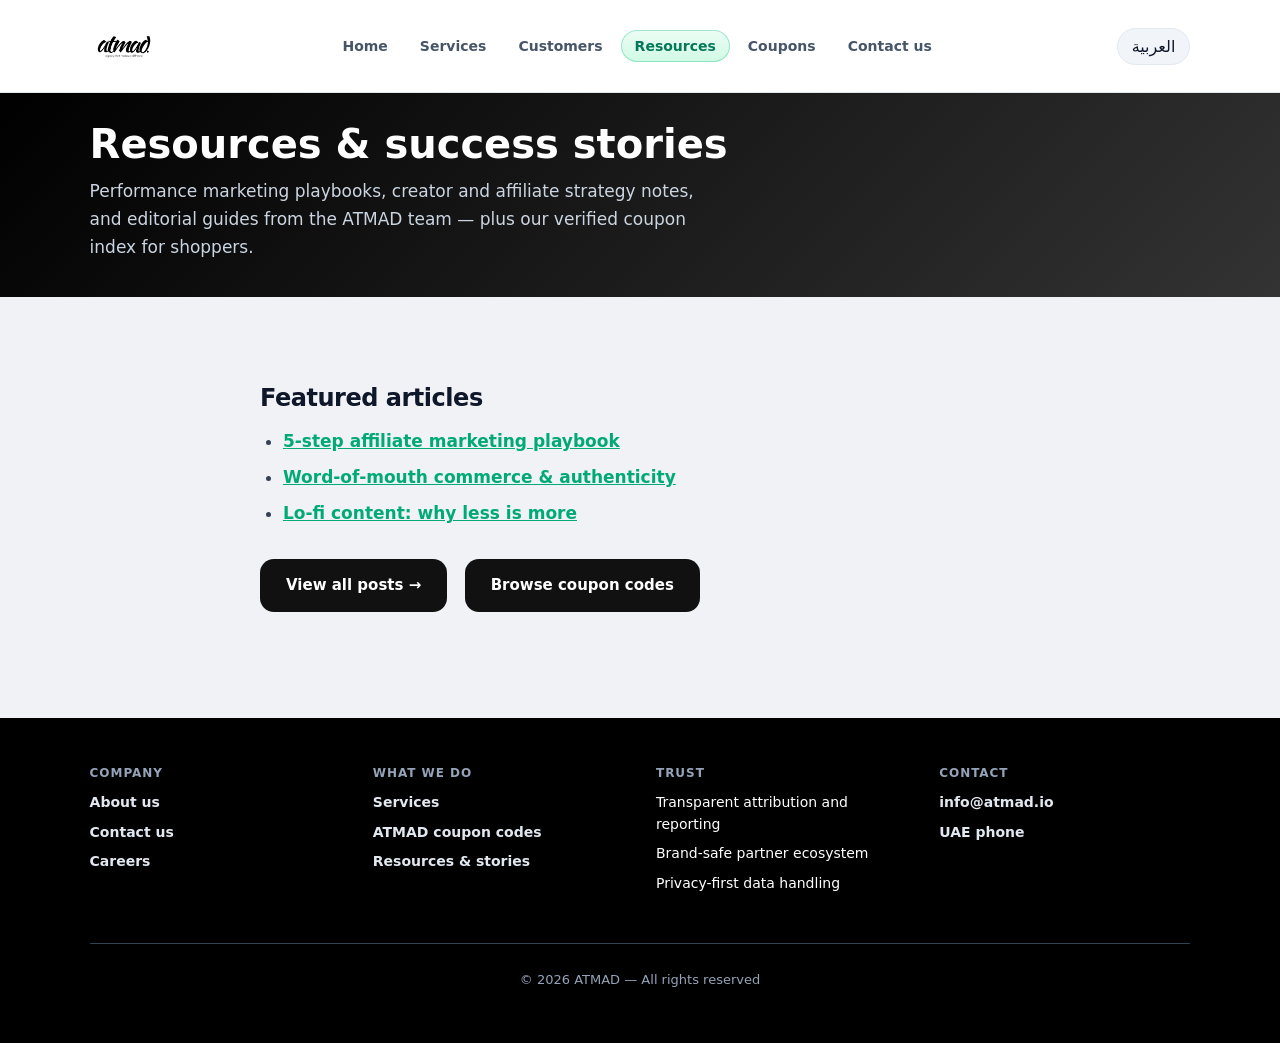
<file: resources.html>
<!DOCTYPE html>
<html lang="en" dir="ltr">
<head>
  <meta charset="UTF-8" />
  <meta name="viewport" content="width=device-width, initial-scale=1.0" />
  <title>ATMAD Resources — Success stories &amp; playbooks</title>
  <meta name="description" content="Guides and articles from ATMAD on affiliate marketing, creator programs, and growth — plus verified coupon resources." />
  <meta name="robots" content="index, follow" />
  <meta name="theme-color" content="#059669" />
  <link rel="canonical" href="https://atmad.io/resources.html" />
  <link rel="icon" href="data:image/svg+xml,%3Csvg%20xmlns='http://www.w3.org/2000/svg'%20viewBox='0%200%2032%2032'%3E%3Crect%20width='32'%20height='32'%20rx='7'%20fill='%23115e59'/%3E%3Ctext%20x='16'%20y='22'%20text-anchor='middle'%20fill='%23ecfdf5'%20font-size='15'%20font-family='system-ui,sans-serif'%20font-weight='800'%3EA%3C/text%3E%3C/svg%3E" type="image/svg+xml" />
  <link rel="stylesheet" href="/atmad.css?v=15" />
</head>
<body>

<header class="site-header">
  <div class="site-header-inner">
    <a href="/" class="site-logo"><img src="/assets/brand/atmad-logo-header.svg" alt="ATMAD" width="1024" height="1024" decoding="async" /></a>
    <nav class="site-nav" aria-label="Main">
      <a href="/" data-en="Home" data-ar="الرئيسية">Home</a>
      <a href="/services.html" data-en="Services" data-ar="الخدمات">Services</a>
      <a href="/about.html#customers" data-en="Customers" data-ar="العملاء">Customers</a>
      <a href="/resources.html" class="is-active" data-en="Resources" data-ar="الموارد">Resources</a>
      <a href="/coupons.html" data-en="Coupons" data-ar="الكوبونات">Coupons</a>
      <a href="/contact.html" data-en="Contact us" data-ar="اتصل بنا">Contact us</a>
    </nav>
    <div class="site-header-actions">
      <button type="button" class="lang-btn lang-btn-header" onclick="toggleLanguage()">العربية</button>
    </div>
  </div>
</header>

<section class="page-hero-simple">
  <h1 data-en="Resources &amp; success stories" data-ar="الموارد وقصص النجاح">Resources &amp; success stories</h1>
  <p data-en="Performance marketing playbooks, creator and affiliate strategy notes, and editorial guides from the ATMAD team — plus our verified coupon index for shoppers."
     data-ar="أدلة التسويق بالأداء، ومقالات استراتيجية للمؤثرين والشركاء، ومدونات الفريق — وفهرس الكوبونات الموثق للمتسوقين.">Performance marketing playbooks, creator and affiliate strategy notes, and editorial guides from the ATMAD team — plus our verified coupon index for shoppers.</p>
</section>

<section>
  <div class="prose-block">
    <h2 data-en="Featured articles" data-ar="مقالات مختارة">Featured articles</h2>
    <ul class="resources-link-list">
      <li><a href="/blog-5-step-affiliate-playbook.html" data-en="5-step affiliate marketing playbook" data-ar="دليل التسويق بالعمولة في خمس خطوات">5-step affiliate marketing playbook</a></li>
      <li><a href="/blog-word-of-mouth-commerce.html" data-en="Word-of-mouth commerce &amp; authenticity" data-ar="التجارة شفهياً والأصالة">Word-of-mouth commerce &amp; authenticity</a></li>
      <li><a href="/blog-lo-fi-less-is-more.html" data-en="Lo-fi content: why less is more" data-ar="محتوى بسيط: لماذا الأقل أكثر">Lo-fi content: why less is more</a></li>
    </ul>
    <p style="margin-top: 1.5rem;">
      <a href="/blog.html" class="btn-primary" data-en="View all posts →" data-ar="كل المقالات ←">View all posts →</a>
      <a href="/coupons.html" class="btn-primary" style="margin-inline-start: 12px;" data-en="Browse coupon codes" data-ar="تصفح أكواد الخصم">Browse coupon codes</a>
    </p>
  </div>
</section>

<footer class="site-footer-rich">
  <div class="site-footer-rich__inner">
    <div class="site-footer-rich__col">
      <h3 data-en="Company" data-ar="الشركة">Company</h3>
      <ul>
        <li><a href="/about.html" data-en="About us" data-ar="من نحن">About us</a></li>
        <li><a href="/contact.html" data-en="Contact us" data-ar="اتصل بنا">Contact us</a></li>
        <li><a href="/contact.html" data-en="Careers" data-ar="الوظائف">Careers</a></li>
      </ul>
    </div>
    <div class="site-footer-rich__col">
      <h3 data-en="What we do" data-ar="ما نقدّمه">What we do</h3>
      <ul>
        <li><a href="/services.html" data-en="Services" data-ar="الخدمات">Services</a></li>
        <li><a href="/coupons.html" data-en="ATMAD coupon codes" data-ar="أكواد خصم ATMAD">ATMAD coupon codes</a></li>
        <li><a href="/resources.html" data-en="Resources &amp; stories" data-ar="الموارد والقصص">Resources &amp; stories</a></li>
      </ul>
    </div>
    <div class="site-footer-rich__col">
      <h3 data-en="Trust" data-ar="الثقة">Trust</h3>
      <ul>
        <li><span data-en="Transparent attribution and reporting" data-ar="إسناد وتقارير شفافة">Transparent attribution and reporting</span></li>
        <li><span data-en="Brand-safe partner ecosystem" data-ar="شركاء بيئة آمنة للعلامات">Brand-safe partner ecosystem</span></li>
        <li><span data-en="Privacy-first data handling" data-ar="التعامل مع البيانات مع احترام الخصوصية">Privacy-first data handling</span></li>
      </ul>
    </div>
    <div class="site-footer-rich__col">
      <h3 data-en="Contact" data-ar="تواصل">Contact</h3>
      <ul>
        <li><a href="mailto:info@atmad.io">info@atmad.io</a></li>
        <li><a href="tel:+971552499443" data-en="UAE phone" data-ar="هاتف الإمارات">+971 55 249 9443</a></li>
      </ul>
    </div>
    <p class="site-footer-rich__legal">
      <span data-en="© 2026 ATMAD — All rights reserved" data-ar="© ٢٠٢٦ ATMAD — جميع الحقوق محفوظة">© 2026 ATMAD — All rights reserved</span>
    </p>
  </div>
</footer>

<script data-cfasync="false" src="/atmad-lang.js?v=1"></script>
<script data-cfasync="false">
  function toggleLanguage() {
    const next = getAtmadPreferredLang() === "en" ? "ar" : "en";
    setAtmadPreferredLang(next);
    applyAtmadLanguageUI(next);
  }
  applyAtmadLanguageUI(getAtmadPreferredLang());
</script>
</body>
</html>
</file>
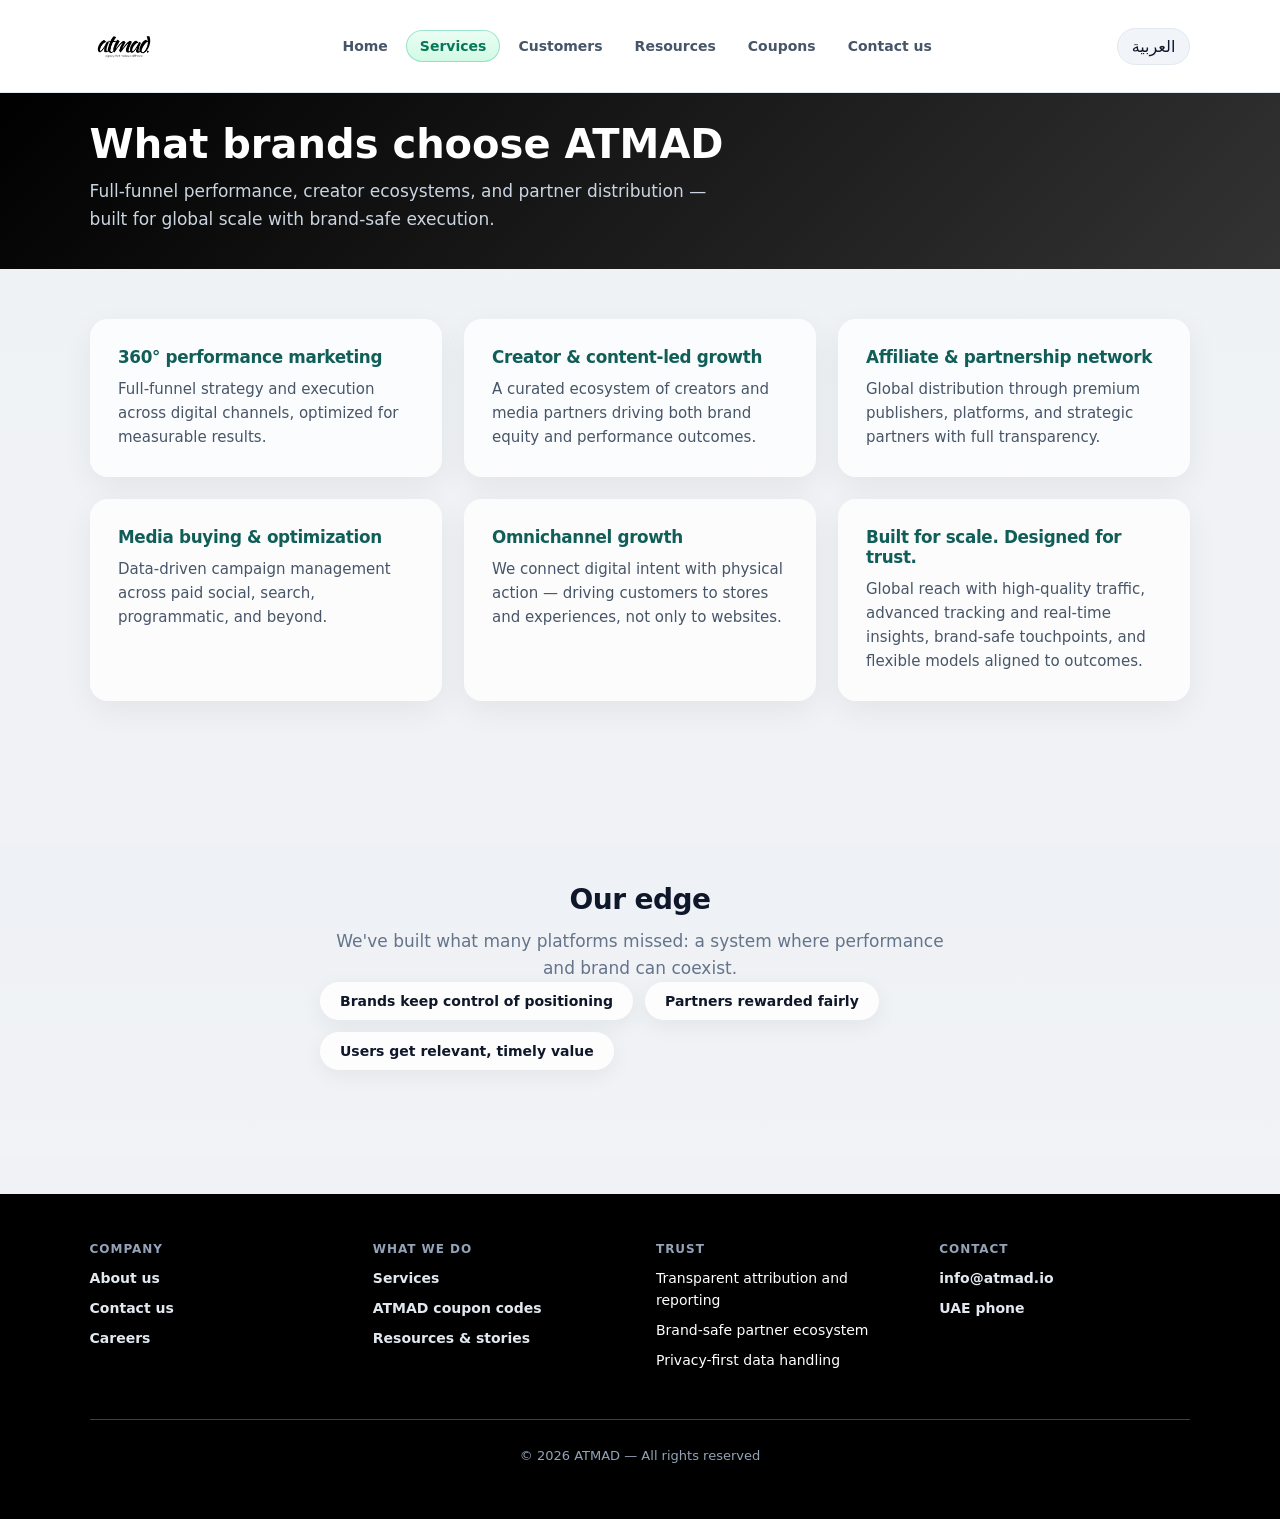
<file: services.html>
<!DOCTYPE html>
<html lang="en" dir="ltr">
<head>
  <meta charset="UTF-8" />
  <meta name="viewport" content="width=device-width, initial-scale=1.0" />
  <title>ATMAD Services — Performance marketing &amp; partnerships</title>
  <meta name="description" content="ATMAD delivers 360° performance marketing, creator-led growth, affiliate networks, media buying, and omnichannel programs for global brands." />
  <meta name="robots" content="index, follow" />
  <meta name="theme-color" content="#059669" />
  <link rel="canonical" href="https://atmad.io/services.html" />
  <link rel="icon" href="data:image/svg+xml,%3Csvg%20xmlns='http://www.w3.org/2000/svg'%20viewBox='0%200%2032%2032'%3E%3Crect%20width='32'%20height='32'%20rx='7'%20fill='%23115e59'/%3E%3Ctext%20x='16'%20y='22'%20text-anchor='middle'%20fill='%23ecfdf5'%20font-size='15'%20font-family='system-ui,sans-serif'%20font-weight='800'%3EA%3C/text%3E%3C/svg%3E" type="image/svg+xml" />
  <link rel="stylesheet" href="/atmad.css?v=15" />
</head>
<body>

<header class="site-header">
  <div class="site-header-inner">
    <a href="/" class="site-logo"><img src="/assets/brand/atmad-logo-header.svg" alt="ATMAD" width="1024" height="1024" decoding="async" /></a>
    <nav class="site-nav" aria-label="Main">
      <a href="/" data-en="Home" data-ar="الرئيسية">Home</a>
      <a href="/services.html" class="is-active" data-en="Services" data-ar="الخدمات">Services</a>
      <a href="/about.html#customers" data-en="Customers" data-ar="العملاء">Customers</a>
      <a href="/resources.html" data-en="Resources" data-ar="الموارد">Resources</a>
      <a href="/coupons.html" data-en="Coupons" data-ar="الكوبونات">Coupons</a>
      <a href="/contact.html" data-en="Contact us" data-ar="اتصل بنا">Contact us</a>
    </nav>
    <div class="site-header-actions">
      <button type="button" class="lang-btn lang-btn-header" onclick="toggleLanguage()">العربية</button>
    </div>
  </div>
</header>

<section class="page-hero-simple">
  <h1 data-en="What brands choose ATMAD" data-ar="ما تختاره العلامات من ATMAD">What brands choose ATMAD</h1>
  <p data-en="Full-funnel performance, creator ecosystems, and partner distribution — built for global scale with brand-safe execution."
     data-ar="أداء كامل القمع، منظومات صناع المحتوى، وتوزيع عبر الشركاء — مبني للنطاق العالمي بتنفيذ آمن للعلامة.">Full-funnel performance, creator ecosystems, and partner distribution — built for global scale with brand-safe execution.</p>
</section>

<section>
  <div class="home-highlights__inner" style="padding-top: 0;">
    <div class="home-benefits">
      <article class="home-benefit-card reveal-on-scroll" id="performance">
        <h3 data-en="360° performance marketing" data-ar="تسويق أداء شامل ٣٦٠°">360° performance marketing</h3>
        <p data-en="Full-funnel strategy and execution across digital channels, optimized for measurable results."
           data-ar="استراتيجية وتنفيذ عبر القنوات الرقمية بكامل القمع، مع تحسين للنتائج القابلة للقياس.">Full-funnel strategy and execution across digital channels, optimized for measurable results.</p>
      </article>
      <article class="home-benefit-card reveal-on-scroll reveal-delay-1" id="creator">
        <h3 data-en="Creator &amp; content-led growth" data-ar="النمو عبر المبدعين والمحتوى">Creator &amp; content-led growth</h3>
        <p data-en="A curated ecosystem of creators and media partners driving both brand equity and performance outcomes."
           data-ar="منظومة مختارة من المبدعين والشركاء الإعلاميين يجمع بين قيمة العلامة ومخرجات الأداء.">A curated ecosystem of creators and media partners driving both brand equity and performance outcomes.</p>
      </article>
      <article class="home-benefit-card reveal-on-scroll reveal-delay-2" id="affiliate">
        <h3 data-en="Affiliate &amp; partnership network" data-ar="شبكة الشراكة والتسويق بالعمولة">Affiliate &amp; partnership network</h3>
        <p data-en="Global distribution through premium publishers, platforms, and strategic partners with full transparency."
           data-ar="توزيع عالمي عبر ناشرين ومزودي منصات وشركاء استراتيجيين بشفافية كاملة.">Global distribution through premium publishers, platforms, and strategic partners with full transparency.</p>
      </article>
      <article class="home-benefit-card reveal-on-scroll" id="media">
        <h3 data-en="Media buying &amp; optimization" data-ar="شراء الوسائط والتحسين">Media buying &amp; optimization</h3>
        <p data-en="Data-driven campaign management across paid social, search, programmatic, and beyond."
           data-ar="إدارة حملات قائمة على البيانات عبر السوشال المدفوع والبحث والبرمجي وأكثر.">Data-driven campaign management across paid social, search, programmatic, and beyond.</p>
      </article>
      <article class="home-benefit-card reveal-on-scroll reveal-delay-1" id="omnichannel">
        <h3 data-en="Omnichannel growth" data-ar="نمو متعدد القنوات">Omnichannel growth</h3>
        <p data-en="We connect digital intent with physical action — driving customers to stores and experiences, not only to websites."
           data-ar="نربط النية الرقمية بالفعل في المتجر — لنقود العملاء إلى الفروع والتجارب لا إلى المواقع فقط.">We connect digital intent with physical action — driving customers to stores and experiences, not only to websites.</p>
      </article>
      <article class="home-benefit-card reveal-on-scroll reveal-delay-2" id="scale">
        <h3 data-en="Built for scale. Designed for trust." data-ar="مبني للتوسّع. مصمّم للثقة.">Built for scale. Designed for trust.</h3>
        <p data-en="Global reach with high-quality traffic, advanced tracking and real-time insights, brand-safe touchpoints, and flexible models aligned to outcomes."
           data-ar="انتشار عالمي مع حركة موثوقة، تتبع متقدم ورؤى آنية، نقاط اتصال آمنة للعلامة، ونماذج مرنة متماشية مع النتائج.">Global reach with high-quality traffic, advanced tracking and real-time insights, brand-safe touchpoints, and flexible models aligned to outcomes.</p>
      </article>
    </div>
  </div>
</section>

<section class="home-highlights about-difference" aria-labelledby="edge-heading">
  <div class="home-highlights__inner">
    <div class="home-highlights__intro reveal-on-scroll">
      <h2 id="edge-heading" data-en="Our edge" data-ar="ما يميّزنا">Our edge</h2>
      <p class="home-highlights__lead"
         data-en="We've built what many platforms missed: a system where performance and brand can coexist."
         data-ar="ابنينا ما فات كثيراً من المنصّات: نظام يجمع الأداء والهوية معاً.">We've built what many platforms missed: a system where performance and brand can coexist.</p>
      <ul class="home-stats-row reveal-on-scroll reveal-delay-1" role="list" style="justify-content: flex-start;">
        <li class="home-stat-pill" data-en="Brands keep control of positioning" data-ar="العلامات تحتفظ بسيادة التموضع">Brands keep control of positioning</li>
        <li class="home-stat-pill" data-en="Partners rewarded fairly" data-ar="مكافأة عادلة للشركاء">Partners rewarded fairly</li>
        <li class="home-stat-pill" data-en="Users get relevant, timely value" data-ar="قيمة ملائمة وفي الوقت المناسب للمستخدمين">Users get relevant, timely value</li>
      </ul>
    </div>
  </div>
</section>

<footer class="site-footer-rich">
  <div class="site-footer-rich__inner">
    <div class="site-footer-rich__col">
      <h3 data-en="Company" data-ar="الشركة">Company</h3>
      <ul>
        <li><a href="/about.html" data-en="About us" data-ar="من نحن">About us</a></li>
        <li><a href="/contact.html" data-en="Contact us" data-ar="اتصل بنا">Contact us</a></li>
        <li><a href="/contact.html" data-en="Careers" data-ar="الوظائف">Careers</a></li>
      </ul>
    </div>
    <div class="site-footer-rich__col">
      <h3 data-en="What we do" data-ar="ما نقدّمه">What we do</h3>
      <ul>
        <li><a href="/services.html" data-en="Services" data-ar="الخدمات">Services</a></li>
        <li><a href="/coupons.html" data-en="ATMAD coupon codes" data-ar="أكواد خصم ATMAD">ATMAD coupon codes</a></li>
        <li><a href="/resources.html" data-en="Resources &amp; stories" data-ar="الموارد والقصص">Resources &amp; stories</a></li>
      </ul>
    </div>
    <div class="site-footer-rich__col">
      <h3 data-en="Trust" data-ar="الثقة">Trust</h3>
      <ul>
        <li><span data-en="Transparent attribution and reporting" data-ar="إسناد وتقارير شفافة">Transparent attribution and reporting</span></li>
        <li><span data-en="Brand-safe partner ecosystem" data-ar="شركاء بيئة آمنة للعلامات">Brand-safe partner ecosystem</span></li>
        <li><span data-en="Privacy-first data handling" data-ar="التعامل مع البيانات مع احترام الخصوصية">Privacy-first data handling</span></li>
      </ul>
    </div>
    <div class="site-footer-rich__col">
      <h3 data-en="Contact" data-ar="تواصل">Contact</h3>
      <ul>
        <li><a href="mailto:info@atmad.io">info@atmad.io</a></li>
        <li><a href="tel:+971552499443" data-en="UAE phone" data-ar="هاتف الإمارات">+971 55 249 9443</a></li>
      </ul>
    </div>
    <p class="site-footer-rich__legal">
      <span data-en="© 2026 ATMAD — All rights reserved" data-ar="© ٢٠٢٦ ATMAD — جميع الحقوق محفوظة">© 2026 ATMAD — All rights reserved</span>
    </p>
  </div>
</footer>

<script data-cfasync="false" src="/atmad-lang.js?v=1"></script>
<script data-cfasync="false">
  function toggleLanguage() {
    const next = getAtmadPreferredLang() === "en" ? "ar" : "en";
    setAtmadPreferredLang(next);
    applyAtmadLanguageUI(next);
  }
  applyAtmadLanguageUI(getAtmadPreferredLang());
</script>
</body>
</html>
</file>
<file: atmad.css>
* { box-sizing: border-box; }

html {
  overflow-x: clip;
}

body {
  margin: 0;
  font-family: system-ui, -apple-system, "Segoe UI", Roboto, "Helvetica Neue", Arial, sans-serif;
  background: linear-gradient(180deg, #eef2f6 0%, #f0f2f5 32%, #f0f2f5 100%);
  color: #111;
}

html[dir="rtl"] body {
  font-family: system-ui, -apple-system, "Segoe UI", "Noto Sans Arabic", "Arabic UI Display", Tahoma, Arial, sans-serif;
}

.logo {
  font-size: 30px;
  font-weight: 900;
  color: #fff;
  letter-spacing: 1px;
}

.hero-bar {
  grid-column: 1 / -1;
  display: flex;
  justify-content: space-between;
  align-items: center;
  gap: 16px;
  margin-bottom: 8px;
}

.lang-btn {
  margin: 0;
  text-decoration: none;
  color: #fff;
  font-weight: 600;
  background: rgba(255, 255, 255, 0.1);
  border: 1px solid rgba(255, 255, 255, 0.45);
  cursor: pointer;
  font-size: 15px;
  padding: 8px 14px;
  border-radius: 20px;
}

.hero {
  padding: 48px 7% 75px;
  background: linear-gradient(135deg, #000, #333);
  color: #fff;
  display: grid;
  grid-template-columns: minmax(0, 3fr) minmax(0, 2fr);
  gap: 35px;
  align-items: center;
}

.hero.hero--brand-single {
  grid-template-columns: minmax(0, 1fr);
}

.hero h1 {
  font-size: 46px;
  margin-bottom: 15px;
  line-height: 1.3;
}

.hero p {
  font-size: 18px;
  color: #ddd;
}

button {
  border: none;
  background: #000;
  color: #fff;
  padding: 14px 24px;
  border-radius: 14px;
  font-weight: bold;
  cursor: pointer;
}

.hero-card {
  background: #fff;
  color: #000;
  padding: 35px;
  border-radius: 30px;
  text-align: center;
}

.hero-card h2 {
  font-size: 40px;
  margin: 0;
}

section {
  padding: 50px 7%;
}

/* Single-offer page: dark hero + readable title (avoid .coupon-detail-h1 vs .hero color clash) */
.coupon-detail-hero.hero {
  padding-top: clamp(28px, 5vw, 48px);
  padding-bottom: clamp(52px, 9vw, 80px);
}

.coupon-detail-hero-inner {
  max-width: min(720px, 100%);
  margin: 0 auto;
  display: flex;
  flex-direction: column;
  align-items: flex-start;
  gap: 10px;
  text-align: start;
}

html[dir="rtl"] .coupon-detail-hero-inner {
  align-items: flex-end;
  text-align: end;
}

.coupon-detail-back-link {
  margin-bottom: 8px;
  align-self: flex-start;
}

html[dir="rtl"] .coupon-detail-back-link {
  align-self: flex-end;
}

.coupon-detail-hero .coupon-detail-h1 {
  color: #f8fafc;
  text-shadow: 0 1px 3px rgba(0, 0, 0, 0.45);
  line-height: 1.25;
}

.coupon-detail-hero .coupon-detail-breadcrumb {
  color: #cbd5e1;
  margin-bottom: 0;
}

.coupon-detail-hero .coupon-detail-breadcrumb a {
  color: #5eead4;
}

.coupon-detail-hero .coupon-detail-breadcrumb a:hover {
  color: #99f6e4;
}

.coupon-detail-hero .coupon-detail-bc-sep {
  color: #64748b;
}

.coupon-detail-hero .coupon-detail-bc-current {
  color: #e2e8f0;
}

.section-title {
  display: flex;
  justify-content: space-between;
  align-items: center;
  margin-bottom: 25px;
  flex-wrap: wrap;
  gap: 12px;
}

.section-title h2 {
  margin: 0;
  font-size: 30px;
}

.section-title a {
  color: #111;
  font-weight: bold;
}

.coupons-toolbar {
  margin-bottom: 0;
}

#coupons {
  max-width: min(1280px, 100%);
  margin: 0 auto;
  padding: clamp(20px, 4vw, 40px) clamp(16px, 5vw, 48px) clamp(40px, 6vw, 56px);
  box-sizing: border-box;
}

.coupons-subsection {
  margin-bottom: 36px;
}

.coupons-subsection:last-of-type {
  margin-bottom: 0;
}

.coupons-subsection-title {
  margin: 0 0 18px;
  font-size: 1.25rem;
  font-weight: 800;
  color: #0f172a;
  letter-spacing: -0.02em;
}

html[dir="rtl"] .coupons-subsection-title {
  letter-spacing: 0;
  line-height: 1.4;
}

.coupons-empty-msg {
  grid-column: 1 / -1;
  text-align: center;
  padding: 32px 16px;
  margin: 0;
  color: #64748b;
  font-size: 15px;
  line-height: 1.65;
}

.brand-search-input {
  width: 100%;
  max-width: min(520px, 100%);
  display: block;
  box-sizing: border-box;
  padding: 14px 18px;
  min-height: 48px;
  border-radius: 14px;
  border: 1px solid #c8cdd6;
  background: #fff;
  font-size: 15px;
  font-weight: 500;
  color: #111;
  margin-bottom: 20px;
  box-shadow: 0 1px 2px rgba(0, 0, 0, 0.04);
  transition: border-color .15s, box-shadow .15s;
}

html[dir="rtl"] .brand-search-input {
  text-align: right;
}

.brand-search-input::placeholder {
  color: #94a3b8;
}

.brand-search-input:focus {
  outline: none;
  border-color: #111;
  box-shadow: 0 2px 8px rgba(0, 0, 0, 0.08);
}

.category-filters {
  display: flex;
  flex-wrap: wrap;
  gap: 10px;
  margin-bottom: 28px;
  align-items: center;
}

.category-filters-label {
  font-size: 14px;
  font-weight: 700;
  color: #333;
  margin-inline-end: 8px;
  width: 100%;
}

@media (min-width: 600px) {
  .category-filters-label {
    width: auto;
    margin-inline-end: 12px;
  }
}

.filter-chip {
  padding: 10px 18px;
  min-height: 44px;
  border-radius: 999px;
  border: 1px solid #c8cdd6;
  background: #fff;
  color: #222;
  font-weight: 600;
  font-size: 14px;
  line-height: 1.3;
  cursor: pointer;
  box-shadow: 0 1px 2px rgba(0,0,0,.04);
  transition: background .15s, color .15s, border-color .15s, box-shadow .15s;
}

.filter-chip:hover {
  border-color: #111;
  box-shadow: 0 2px 8px rgba(0,0,0,.08);
}

.filter-chip.is-active {
  background: #111;
  color: #fff;
  border-color: #111;
}

/* Brand listing cards (tap to open brand page) */
.brand-list-card {
  cursor: pointer;
  min-height: auto;
  text-decoration: none;
  color: inherit;
  transition: box-shadow .15s, border-color .15s, transform .12s;
}
.brand-list-card:hover,
.brand-list-card:focus {
  border-color: #0a7;
  box-shadow: 0 4px 14px rgba(10, 119, 119, 0.12);
  outline: none;
}
.brand-list-card:focus-visible {
  outline: 2px solid #0a7;
  outline-offset: 2px;
}
.brand-list-hint {
  font-size: 13px;
  font-weight: 600;
  color: #0a7;
  margin-top: 6px;
}

.grid {
  display: grid;
  grid-template-columns: repeat(4, minmax(0, 1fr));
  gap: 22px;
  align-items: stretch;
}

#couponsGrid .coupon-card,
#couponsGridMulti .coupon-card {
  min-height: 300px;
  height: 100%;
}

#couponsGrid .coupon-card.brand-list-card {
  min-height: 0;
  height: auto;
}

.coupon {
  background: #fff;
  border: 1px solid rgba(15, 23, 42, 0.07);
  border-radius: 22px;
  padding: 0;
  box-shadow:
    0 1px 2px rgba(15, 23, 42, 0.04),
    0 10px 28px -6px rgba(15, 23, 42, 0.08);
  display: flex;
  flex-direction: column;
  overflow: hidden;
  transition: box-shadow .2s, transform .2s, border-color .2s;
}

.coupon:hover {
  box-shadow:
    0 4px 12px rgba(15, 23, 42, 0.06),
    0 18px 40px -12px rgba(15, 23, 42, 0.12);
  transform: translateY(-2px);
  border-color: rgba(15, 118, 110, 0.2);
}

.coupon-card .coupon-top {
  display: flex;
  gap: 16px;
  align-items: flex-start;
  padding: 20px 22px 12px;
}

.coupon-brand-visual {
  flex-shrink: 0;
  width: 64px;
  height: 64px;
  border-radius: 18px;
  background: #fff;
  border: 1px solid #e2e8f0;
  box-shadow: inset 0 1px 0 rgba(255, 255, 255, 0.9);
  display: grid;
  place-items: center;
  overflow: hidden;
}

.coupon-brand-logo {
  width: 100%;
  height: 100%;
  max-width: 100%;
  max-height: 100%;
  object-fit: contain;
  object-position: center;
  padding: 10px;
  box-sizing: border-box;
  background: transparent;
  display: block;
}

.coupon-brand-logo.is-hidden {
  display: none !important;
}

.coupon-brand-fallback {
  font-size: 14px;
  font-weight: 800;
  color: #334155;
  letter-spacing: -0.03em;
  display: none;
  place-items: center;
  width: 100%;
  height: 100%;
  text-align: center;
  line-height: 1.1;
  padding: 4px;
}

.coupon-brand-fallback.is-visible {
  display: grid;
}

.coupon-head {
  flex: 1;
  min-width: 0;
}

.coupon-brand-page-link {
  display: inline-block;
  margin-top: 10px;
  font-size: 14px;
  font-weight: 700;
  color: #0a7;
  text-decoration: none;
}

.coupon-brand-page-link:hover {
  text-decoration: underline;
}

/* Full-card link to /brand-slug/code-slug; interactive controls stay clickable */
.coupon.coupon-card {
  position: relative;
}

a.coupon-card-hit {
  position: absolute;
  inset: 0;
  z-index: 1;
  border-radius: inherit;
}

a.coupon-card-hit:focus-visible {
  outline: 2px solid #0f766e;
  outline-offset: 3px;
}

.coupon-card .copy-btn,
.coupon-card .coupon-external-link,
.coupon-card .coupon-brand-page-link {
  position: relative;
  z-index: 2;
}

.coupon-detail-section {
  padding: 0 clamp(16px, 4vw, 40px) 48px;
  margin-top: -28px;
  position: relative;
  z-index: 2;
}

#couponOfferCard {
  max-width: 560px;
  margin-inline: auto;
}

#couponOfferCard > .coupon {
  box-shadow:
    0 1px 2px rgba(15, 23, 42, 0.06),
    0 16px 40px -12px rgba(15, 23, 42, 0.18);
}

.coupon-detail-breadcrumb {
  font-size: 14px;
  color: #64748b;
  margin-bottom: 12px;
  display: flex;
  flex-wrap: wrap;
  align-items: center;
  gap: 6px 10px;
}

.coupon-detail-breadcrumb a {
  color: #0f766e;
  font-weight: 700;
  text-decoration: none;
}

.coupon-detail-breadcrumb a:hover {
  text-decoration: underline;
}

.coupon-detail-bc-sep {
  color: #94a3b8;
  user-select: none;
}

.coupon-detail-bc-current {
  font-weight: 800;
  color: #0f172a;
}

.coupon-detail-h1 {
  margin: 0;
  font-size: clamp(1.25rem, 3vw, 1.65rem);
  font-weight: 800;
  color: #0f172a;
  letter-spacing: -0.02em;
}

.coupon-badges-row {
  display: flex;
  flex-wrap: wrap;
  gap: 8px;
  align-items: center;
  margin-bottom: 10px;
}

.country-tag {
  display: inline-block;
  font-size: 10px;
  font-weight: 800;
  letter-spacing: 0.04em;
  color: #0f172a;
  background: #e2e8f0;
  padding: 5px 10px;
  border-radius: 999px;
  line-height: 1.25;
  max-width: 100%;
  overflow-wrap: anywhere;
}

html[dir="rtl"] .country-tag {
  text-transform: none;
  letter-spacing: 0.02em;
}

.coupon-card .coupon-cat {
  margin-bottom: 0;
}
.coupon-content {
  padding: 0 22px 14px;
  flex: 1 1 auto;
  display: flex;
  flex-direction: column;
  gap: 4px;
}

.coupon-title-row {
  display: flex;
  align-items: flex-start;
  gap: 10px;
  justify-content: space-between;
}

.coupon-title-row h3 {
  flex: 1;
  min-width: 0;
}

.coupon-title-links {
  display: flex;
  flex-shrink: 0;
  gap: 6px;
  align-items: flex-start;
  padding-top: 2px;
}

.coupon-external-link {
  display: inline-flex;
  align-items: center;
  justify-content: center;
  width: 36px;
  height: 36px;
  border-radius: 10px;
  border: 1px solid #e2e8f0;
  background: #f8fafc;
  color: #0f172a;
  text-decoration: none;
  transition: background .15s, color .15s, border-color .15s;
}

.coupon-external-link:hover {
  background: #0f172a;
  color: #fff;
  border-color: #0f172a;
}

.coupon-code-foot {
  margin-top: auto;
  border-top: 1px solid #eef2f6;
  background: linear-gradient(180deg, rgba(248, 250, 252, 0) 0%, #f8fafc 28%);
}

.coupon-code-section {
  padding: 14px 22px 16px;
}

.coupon-code-section + .coupon-code-section {
  border-top: 1px solid #eef2f6;
}

.coupon-code-section:last-child {
  padding-bottom: 22px;
}

.coupon-code-section-label {
  font-size: 11px;
  font-weight: 700;
  text-transform: uppercase;
  letter-spacing: 0.06em;
  color: #64748b;
  margin-bottom: 8px;
}

.coupon-card .code-row {
  margin-top: 0;
  padding: 0;
  background: none;
  border-top: none;
  align-items: stretch;
  gap: 12px;
}

.coupon-card .code-row .code {
  display: flex;
  align-items: center;
  justify-content: center;
  min-height: 48px;
  box-sizing: border-box;
}

.coupon-card .code-row .copy-btn {
  align-self: stretch;
  display: inline-flex;
  align-items: center;
  justify-content: center;
  min-height: 48px;
  box-sizing: border-box;
  padding-inline: 20px;
}

.coupon-card h3 {
  margin: 0;
}

.copy-btn {
  flex-shrink: 0;
  padding: 12px 22px;
  border-radius: 12px;
  font-weight: 700;
  letter-spacing: 0.02em;
}
.badge {
  display: inline-block;
  background: #000;
  color: #fff;
  padding: 6px 12px;
  border-radius: 20px;
  font-size: 13px;
  font-weight: bold;
  margin-bottom: 10px;
}

.coupon-card .coupon-title-row h3 {
  margin: 0;
  font-size: 1.15rem;
  font-weight: 800;
  letter-spacing: -0.02em;
  line-height: 1.25;
  color: #0a0a0a;
}

html[dir="rtl"] .coupon-card .coupon-title-row h3 {
  letter-spacing: 0;
  line-height: 1.35;
}

.coupon-card .code {
  background: #fff;
  border: 2px dashed #1e293b;
  color: #0f172a;
  font-size: 15px;
  letter-spacing: 0.02em;
}

.coupon-body {
  margin: 0;
}

.coupon-detail-list {
  margin: 0;
  padding-inline-start: 1.35em;
  color: #475569;
  font-size: 14px;
  line-height: 1.65;
  list-style-type: disc;
}

.coupon-detail-list li {
  margin: 10px 0;
  padding-inline-start: 4px;
  overflow-wrap: anywhere;
  word-break: break-word;
}

html[dir="rtl"] .coupon-detail-list {
  padding-inline-start: 1.5em;
}

.coupon-detail-list li:first-child {
  margin-top: 0;
}

.coupon-body-text {
  color: #475569;
  font-size: 14px;
  line-height: 1.7;
  white-space: pre-wrap;
  overflow-wrap: anywhere;
  word-break: break-word;
}

.coupon-tagline {
  font-size: 15px;
  font-weight: 700;
  color: #0f172a;
  margin: 0 0 12px;
  padding: 14px 16px;
  background: linear-gradient(145deg, #f0fdf9 0%, #ecfdf5 45%, #f1f5f9 100%);
  border-radius: 16px;
  border: 1px solid rgba(16, 185, 129, 0.2);
  line-height: 1.6;
  text-align: start;
  overflow-wrap: anywhere;
}

html[dir="rtl"] .coupon-tagline {
  line-height: 1.75;
}

.coupon-card .coupon-meta {
  margin-top: 10px;
  margin-bottom: 0;
}

.coupon-meta {
  display: block;
  font-size: 12px;
  color: #64748b;
  line-height: 1.55;
  margin-top: 8px;
  overflow-wrap: anywhere;
  text-align: start;
}

.coupon-cat {
  display: inline-block;
  font-size: 11px;
  font-weight: 700;
  text-transform: uppercase;
  letter-spacing: 0.06em;
  color: #555;
  background: #eee;
  padding: 4px 10px;
  border-radius: 999px;
  margin-bottom: 8px;
}

html[dir="rtl"] .coupon-cat {
  text-transform: none;
  letter-spacing: 0.03em;
}

.code-row {
  display: flex;
  gap: 10px;
  align-items: center;
  margin-top: 18px;
}

.code {
  flex: 1;
  border: 2px dashed #000;
  padding: 13px;
  border-radius: 14px;
  text-align: center;
  font-weight: bold;
  background: #fafafa;
  word-break: break-word;
  font-size: 14px;
}

footer {
  background: #000;
  color: #fff;
  text-align: center;
  padding: 36px 24px 42px;
  margin-top: 40px;
}

.site-footer-rich {
  text-align: start;
  margin-top: 40px;
  padding: 48px 7% 56px;
}

.site-footer-rich__inner {
  max-width: min(1200px, 100%);
  margin: 0 auto;
  display: grid;
  grid-template-columns: repeat(4, minmax(0, 1fr));
  gap: 28px 32px;
}

.site-footer-rich h3 {
  margin: 0 0 12px;
  font-size: 12px;
  font-weight: 800;
  letter-spacing: 0.08em;
  text-transform: uppercase;
  color: #94a3b8;
}

.site-footer-rich ul {
  list-style: none;
  padding: 0;
  margin: 0;
  font-size: 14px;
  line-height: 1.55;
}

.site-footer-rich li {
  margin-bottom: 8px;
}

.site-footer-rich a {
  color: #e2e8f0;
  text-decoration: none;
  font-weight: 600;
}

.site-footer-rich a:hover {
  color: #5eead4;
  text-decoration: underline;
}

.site-footer-rich__legal {
  grid-column: 1 / -1;
  margin: 12px 0 0;
  padding-top: 28px;
  border-top: 1px solid #334155;
  text-align: center;
  font-size: 13px;
  color: #94a3b8;
}

.resources-link-list {
  margin: 0;
  padding-left: 1.25rem;
  font-size: 1.05rem;
  line-height: 1.85;
}

.resources-link-list a {
  color: #047857;
  font-weight: 700;
}

html[dir="rtl"] .resources-link-list {
  padding-left: 0;
  padding-right: 1.25rem;
}

@media (max-width: 900px) {
  .site-footer-rich__inner {
    grid-template-columns: repeat(2, minmax(0, 1fr));
  }
}

@media (max-width: 520px) {
  .site-footer-rich__inner {
    grid-template-columns: minmax(0, 1fr);
  }
}

@media (max-width: 900px) {
  .hero { grid-template-columns: minmax(0, 1fr); }
  .grid { grid-template-columns: repeat(2, minmax(0, 1fr)); }
}

@media (max-width: 520px) {
  .grid { grid-template-columns: minmax(0, 1fr); }
  .hero h1 { font-size: 32px; }
}

/* -- Site header (light, coupon-site style) -- */
.site-header {
  background: #fff;
  color: #0f172a;
  padding: 12px 7%;
  position: sticky;
  top: 0;
  z-index: 200;
  border-bottom: 1px solid #e2e8f0;
  box-shadow: 0 1px 0 rgba(15, 23, 42, 0.04);
  width: 100%;
  box-sizing: border-box;
}

.site-header-inner {
  max-width: min(1800px, 100%);
  margin: 0 auto;
  display: flex;
  flex-direction: row;
  flex-wrap: wrap;
  align-items: center;
  justify-content: space-between;
  gap: 12px 16px;
}

.site-logo {
  display: flex;
  align-items: center;
  flex-shrink: 0;
  text-decoration: none;
  line-height: 0;
}

.site-logo img {
  height: 68px;
  width: auto;
  max-width: min(360px, 64vw);
  display: block;
  object-fit: contain;
  object-position: left center;
}

.site-logo:hover img {
  opacity: 0.9;
}

.site-nav {
  display: flex;
  flex-wrap: nowrap;
  align-items: center;
  justify-content: center;
  flex: 1 1 auto;
  min-width: 0;
  gap: 4px;
}

.site-nav a {
  color: #475569;
  text-decoration: none;
  font-weight: 600;
  font-size: 14px;
  padding: 8px 14px;
  border-radius: 999px;
  transition: background 0.15s, color 0.15s;
}

.site-nav a:hover {
  background: #f1f5f9;
  color: #0f172a;
}

.site-nav a.is-active {
  background: linear-gradient(180deg, #ecfdf5 0%, #d1fae5 100%);
  color: #047857;
  box-shadow: inset 0 0 0 1px rgba(16, 185, 129, 0.35);
}

@media (max-width: 900px) and (min-width: 721px) {
  .site-nav a {
    padding: 6px 10px;
    font-size: 13px;
  }
}

.site-header-actions {
  display: flex;
  align-items: center;
  flex-shrink: 0;
  gap: 10px;
}

@media (max-width: 720px) {
  .site-header-inner {
    flex-direction: column;
    flex-wrap: wrap;
    align-items: center;
    text-align: center;
  }
  .site-nav {
    flex: 0 1 auto;
    width: 100%;
    flex-wrap: wrap;
    justify-content: center;
  }
}

.lang-btn-header {
  flex-shrink: 0;
}

.site-header .lang-btn {
  display: inline-flex;
  align-items: center;
  justify-content: center;
  line-height: 1.2;
  font: inherit;
  color: #0f172a;
  background: #f1f5f9;
  border: 1px solid #e2e8f0;
}

.site-header .lang-btn:hover {
  background: #e2e8f0;
  border-color: #cbd5e1;
}

.visually-hidden {
  position: absolute;
  width: 1px;
  height: 1px;
  padding: 0;
  margin: -1px;
  overflow: hidden;
  clip: rect(0, 0, 0, 0);
  white-space: nowrap;
  border: 0;
}

/* Home: hero + FAQs share one continuous surface (no color seam) */
.home-intro {
  position: relative;
  padding: 0;
  margin: 0;
  width: 100%;
  max-width: 100%;
  box-sizing: border-box;
  background: linear-gradient(180deg, #f4f6f9 0%, #f2f4f7 45%, #f1f3f6 100%);
}

.home-intro .section-title {
  margin-bottom: 12px;
}

.home-faqs {
  margin: 0;
  padding: clamp(20px, 3.5vw, 36px) clamp(18px, 4vw, 40px) clamp(40px, 6vw, 72px);
  max-width: 100%;
  box-sizing: border-box;
  background: #f1f3f6;
}

.home-faqs .faq-item {
  border: none;
  box-shadow: 0 8px 28px rgba(15, 23, 42, 0.06);
}

.home-faqs .faq-item .faq-answer {
  border-top: none;
}

.home-highlights {
  margin: 0;
  padding: clamp(36px, 6vw, 64px) clamp(18px, 4vw, 40px);
  box-sizing: border-box;
  background: #f1f3f6;
}

.home-highlights__inner {
  max-width: min(1100px, 100%);
  margin: 0 auto;
}

.home-highlights__intro {
  text-align: center;
  max-width: 640px;
  margin: 0 auto clamp(28px, 4vw, 40px);
}

.home-highlights__intro h2 {
  margin: 0 0 12px;
  font-size: clamp(1.35rem, 3vw, 1.75rem);
  font-weight: 800;
  color: #0f172a;
  letter-spacing: -0.02em;
}

.home-highlights__lead {
  margin: 0;
  font-size: 17px;
  line-height: 1.6;
  color: #64748b;
}

.home-stats-row {
  display: flex;
  flex-wrap: wrap;
  justify-content: center;
  gap: 12px;
  margin: 0 0 clamp(32px, 4vw, 44px);
  padding: 0;
  list-style: none;
}

.home-stat-pill {
  padding: 11px 20px;
  border-radius: 999px;
  background: rgba(255, 255, 255, 0.88);
  box-shadow: 0 6px 22px rgba(15, 23, 42, 0.06);
  font-weight: 700;
  font-size: 14px;
  color: #0f172a;
}

.home-benefits {
  display: grid;
  grid-template-columns: repeat(3, minmax(0, 1fr));
  gap: clamp(16px, 2.5vw, 22px);
  margin-bottom: clamp(32px, 4vw, 44px);
}

@media (max-width: 900px) {
  .home-benefits {
    grid-template-columns: minmax(0, 1fr);
  }
}

.home-benefit-card {
  padding: clamp(22px, 3vw, 28px);
  border-radius: 18px;
  background: rgba(255, 255, 255, 0.78);
  box-shadow: 0 10px 32px rgba(15, 23, 42, 0.06);
}

.home-benefit-card h3 {
  margin: 0 0 10px;
  font-size: 1.05rem;
  font-weight: 800;
  color: #115e59;
  letter-spacing: -0.02em;
}

.home-benefit-card p {
  margin: 0;
  font-size: 15px;
  line-height: 1.6;
  color: #475569;
}

.home-benefit-card__link {
  display: inline-flex;
  margin-top: 14px;
  font-weight: 700;
  font-size: 14px;
  color: #059669;
  text-decoration: none;
}

.home-benefit-card__link:hover {
  color: #047857;
  text-decoration: underline;
}

.home-shop-cats {
  text-align: center;
  margin-bottom: clamp(28px, 3vw, 36px);
}

.home-shop-cats__label {
  margin: 0 0 14px;
  font-size: 12px;
  font-weight: 800;
  letter-spacing: 0.1em;
  text-transform: uppercase;
  color: #0f766e;
}

.home-shop-cats__pills {
  display: flex;
  flex-wrap: wrap;
  justify-content: center;
  gap: 10px;
}

.home-shop-cats__pills a {
  padding: 9px 18px;
  border-radius: 999px;
  background: linear-gradient(180deg, #ecfdf5 0%, #d1fae5 100%);
  color: #047857;
  font-weight: 700;
  font-size: 14px;
  text-decoration: none;
  box-shadow: 0 4px 14px rgba(16, 185, 129, 0.15);
  transition: transform 0.15s ease, box-shadow 0.15s ease;
}

.home-shop-cats__pills a:hover {
  color: #065f46;
  transform: translateY(-2px);
  box-shadow: 0 8px 22px rgba(16, 185, 129, 0.22);
}

.home-highlights__cta {
  display: flex;
  flex-wrap: wrap;
  justify-content: center;
  gap: 12px;
}

/* Home: extra imagery + motion */
.home-mood-strip {
  margin: 0;
  padding: clamp(20px, 4vw, 36px) clamp(16px, 4vw, 32px);
  box-sizing: border-box;
  background: linear-gradient(125deg, #e8f4f2 0%, #f0f3f8 45%, #faf6f1 100%);
}

@media (prefers-reduced-motion: no-preference) {
  .home-mood-strip {
    background-size: 200% 200%;
    animation: home-mood-bg 16s ease-in-out infinite alternate;
  }
}

@keyframes home-mood-bg {
  0% {
    background-position: 0% 40%;
  }
  100% {
    background-position: 100% 55%;
  }
}

.home-mood-strip__inner {
  max-width: min(1200px, 100%);
  margin: 0 auto;
  display: grid;
  grid-template-columns: repeat(3, minmax(0, 1fr));
  gap: clamp(12px, 2vw, 18px);
  align-items: stretch;
}

@media (max-width: 720px) {
  .home-mood-strip__inner {
    grid-template-columns: minmax(0, 1fr);
    max-width: 480px;
  }
}

.home-mood-card {
  display: block;
  border-radius: 16px;
  overflow: hidden;
  box-shadow: 0 14px 36px rgba(15, 23, 42, 0.1);
  aspect-ratio: 16 / 10;
  transition: transform 0.45s ease, box-shadow 0.45s ease;
}

.home-mood-card img {
  width: 100%;
  height: 100%;
  object-fit: cover;
  object-position: center;
  display: block;
}

.home-gallery {
  margin: 0;
  padding: clamp(40px, 6vw, 64px) clamp(18px, 4vw, 40px);
  box-sizing: border-box;
  background: #f1f3f6;
  position: relative;
  overflow: hidden;
}

.home-gallery__inner {
  max-width: min(1180px, 100%);
  margin: 0 auto;
}

.home-gallery__head {
  text-align: center;
  max-width: 560px;
  margin: 0 auto clamp(28px, 4vw, 40px);
}

.home-gallery__head h2 {
  margin: 0 0 10px;
  font-size: clamp(1.3rem, 3vw, 1.65rem);
  font-weight: 800;
  color: #0f172a;
  letter-spacing: -0.02em;
}

.home-gallery__head p {
  margin: 0;
  font-size: 16px;
  line-height: 1.55;
  color: #64748b;
}

.home-gallery__grid {
  display: grid;
  grid-template-columns: repeat(6, minmax(0, 1fr));
  grid-template-rows: minmax(168px, 23vw) minmax(168px, 23vw);
  gap: clamp(12px, 1.8vw, 16px);
}

.home-gallery__tile {
  position: relative;
  display: block;
  border-radius: 18px;
  overflow: hidden;
  box-shadow: 0 12px 32px rgba(15, 23, 42, 0.08);
  text-decoration: none;
  color: #fff;
  transition: transform 0.4s ease, box-shadow 0.4s ease;
}

.home-gallery__tile img {
  width: 100%;
  height: 100%;
  object-fit: cover;
  object-position: center;
  display: block;
  min-height: 120px;
}

.home-gallery__tile--hero {
  grid-column: 1 / 3;
  grid-row: 1 / 3;
}

.home-gallery__tile--sq {
  grid-column: 3 / 4;
  grid-row: 1 / 2;
}

.home-gallery__tile--wide {
  grid-column: 4 / 7;
  grid-row: 1 / 2;
}

.home-gallery__tile--tall {
  grid-column: 3 / 5;
  grid-row: 2 / 3;
}

/* Fills row 2 under the right side of Experiences (cols 5-6) */
.home-gallery__tile--duo {
  grid-column: 5 / 7;
  grid-row: 2 / 3;
}

@media (max-width: 900px) {
  .home-gallery__grid {
    grid-template-columns: repeat(2, minmax(0, 1fr));
    grid-template-rows: none;
    grid-auto-rows: minmax(140px, 30vw);
  }

  .home-gallery__tile--hero {
    grid-column: 1 / -1;
    grid-row: auto;
    min-height: 220px;
  }

  .home-gallery__tile--sq {
    grid-column: 1 / 2;
    grid-row: auto;
  }

  .home-gallery__tile--wide {
    grid-column: 2 / 3;
    grid-row: auto;
  }

  .home-gallery__tile--tall {
    grid-column: 1 / -1;
    grid-row: auto;
    min-height: 200px;
  }

  .home-gallery__tile--duo {
    grid-column: 1 / -1;
    grid-row: auto;
    min-height: 180px;
  }
}

.home-gallery__tile-cap {
  position: absolute;
  left: 0;
  right: 0;
  bottom: 0;
  padding: 32px 16px 14px;
  font-size: 14px;
  font-weight: 800;
  letter-spacing: 0.02em;
  text-shadow: 0 1px 8px rgba(0, 0, 0, 0.35);
  background: linear-gradient(180deg, transparent 0%, rgba(15, 23, 42, 0.72) 100%);
  pointer-events: none;
}

@media (prefers-reduced-motion: no-preference) {
  .home-animate-tilt.is-in-view:hover {
    transform: perspective(900px) rotateX(3deg) rotateY(-4deg) translateY(-8px);
    box-shadow: 0 20px 44px rgba(15, 23, 42, 0.14);
  }

  .home-gallery__breathe.is-in-view:hover {
    transform: translateY(-8px);
    box-shadow: 0 22px 48px rgba(15, 23, 42, 0.14);
  }

  .home-gallery__breathe.is-in-view img {
    animation: home-img-breathe 9s ease-in-out infinite alternate;
  }

  .home-highlights .home-stat-pill {
    transition: transform 0.28s ease, box-shadow 0.28s ease;
  }

  .home-highlights .home-stat-pill:hover {
    transform: translateY(-4px) scale(1.04);
    box-shadow: 0 12px 32px rgba(15, 23, 42, 0.1);
  }

  .home-benefit-card {
    transition: transform 0.35s ease, box-shadow 0.35s ease;
  }

  .home-highlights .home-benefit-card:hover {
    transform: translateY(-6px);
    box-shadow: 0 16px 40px rgba(15, 23, 42, 0.09);
  }
}

@keyframes home-img-breathe {
  0% {
    transform: scale(1.06) translate3d(-1.5%, 0, 0);
  }
  100% {
    transform: scale(1.1) translate3d(1.5%, -1.5%, 0);
  }
}

@media (prefers-reduced-motion: no-preference) {
  .profile-hero-market__chip {
    animation: home-chip-nudge 4s ease-in-out infinite;
  }
}

@keyframes home-chip-nudge {
  0%,
  100% {
    transform: translateY(0);
  }
  50% {
    transform: translateY(-5px);
  }
}

.profile-hero-market {
  position: relative;
  overflow: hidden;
  width: 100%;
  box-sizing: border-box;
  background: transparent;
  border-bottom: none;
}

.profile-hero-market__inner {
  max-width: min(1200px, 100%);
  margin: 0 auto;
  padding: clamp(28px, 5vw, 52px) clamp(18px, 4.5vw, 40px) clamp(32px, 5vw, 56px);
  box-sizing: border-box;
}

.profile-hero-market__grid {
  display: grid;
  grid-template-columns: minmax(0, 53fr) minmax(0, 47fr);
  gap: clamp(24px, 4vw, 48px);
  align-items: center;
}

.profile-hero-market__copy {
  text-align: start;
  min-width: 0;
}

.profile-hero-market__pill {
  margin: 0 0 12px;
  display: inline-flex;
  align-items: center;
  gap: 8px;
  padding: 6px 14px;
  border-radius: 999px;
  font-size: 12px;
  font-weight: 700;
  letter-spacing: 0.04em;
  color: #047857;
  background: rgba(236, 253, 245, 0.95);
  border: none;
  box-shadow: 0 6px 20px rgba(16, 185, 129, 0.12);
}

.profile-section-title--hero-market {
  justify-content: flex-start !important;
  margin-bottom: 10px !important;
}

.profile-section-title--hero-market h2 {
  color: #0f172a;
  font-size: clamp(1.75rem, 4vw, 2.35rem);
  font-weight: 800;
  letter-spacing: -0.035em;
  line-height: 1.15;
}

.profile-hero-kicker--market {
  margin: 0 0 16px !important;
  max-width: 42rem !important;
  text-align: start !important;
  font-size: 11px !important;
  font-weight: 800 !important;
  letter-spacing: 0.12em !important;
  text-transform: uppercase !important;
  color: #0d9488 !important;
  opacity: 1 !important;
}

.profile-lead--hero-market {
  margin: 0 0 22px !important;
  max-width: 38rem !important;
  padding: 0 !important;
  text-align: start !important;
  font-size: clamp(16px, 1.35vw, 18px) !important;
  line-height: 1.65 !important;
  color: #475569 !important;
}

.profile-hero-market__ctas {
  display: flex;
  flex-wrap: wrap;
  gap: 12px;
  align-items: center;
}

.btn-hero-market {
  display: inline-flex;
  align-items: center;
  justify-content: center;
  padding: 12px 22px;
  border-radius: 999px;
  font-size: 15px;
  font-weight: 700;
  text-decoration: none;
  transition: transform 0.12s ease, box-shadow 0.12s ease, background 0.12s ease;
}

.btn-hero-market--primary {
  color: #fff;
  background: linear-gradient(180deg, #10b981 0%, #059669 100%);
  box-shadow: 0 6px 20px rgba(5, 150, 105, 0.28);
}

.btn-hero-market--primary:hover {
  color: #fff;
  transform: translateY(-1px);
  box-shadow: 0 10px 26px rgba(5, 150, 105, 0.34);
}

.btn-hero-market--secondary {
  color: #0f766e;
  background: rgba(255, 255, 255, 0.85);
  border: none;
  box-shadow: 0 6px 18px rgba(15, 23, 42, 0.07);
}

.btn-hero-market--secondary:hover {
  color: #115e59;
  background: #fff;
}

.profile-hero-market__visual {
  position: relative;
  min-height: min(280px, 42vw);
}

.profile-hero-market__blobs {
  position: absolute;
  inset: 8% 4% 12% 10%;
  border-radius: 32px;
  background:
    radial-gradient(circle at 20% 30%, rgba(16, 185, 129, 0.2) 0%, transparent 45%),
    radial-gradient(circle at 80% 70%, rgba(14, 165, 233, 0.18) 0%, transparent 42%),
    linear-gradient(145deg, #e0f2fe 0%, #d1fae5 100%);
  filter: blur(0);
  z-index: 0;
}

.profile-hero-market__figure {
  position: relative;
  z-index: 1;
  margin: 0;
  border-radius: 20px;
  overflow: hidden;
  border: none;
  box-shadow: 0 20px 44px rgba(15, 23, 42, 0.1);
  background: #fff;
}

.profile-hero-market__figure img {
  width: 100%;
  height: auto;
  display: block;
  vertical-align: top;
}

.profile-hero-market__chip {
  position: absolute;
  z-index: 2;
  bottom: 12px;
  inset-inline-start: 12px;
  display: flex;
  align-items: center;
  gap: 10px;
  padding: 10px 14px 10px 12px;
  border-radius: 14px;
  background: rgba(255, 255, 255, 0.92);
  border: none;
  box-shadow: 0 10px 28px rgba(15, 23, 42, 0.1);
  backdrop-filter: blur(10px);
}

.profile-hero-market__chip-value {
  display: flex;
  align-items: center;
  justify-content: center;
  width: 38px;
  height: 38px;
  border-radius: 10px;
  font-size: 22px;
  font-weight: 900;
  color: #fff;
  background: linear-gradient(145deg, #f97316 0%, #ea580c 100%);
  line-height: 1;
}

.profile-hero-market__chip-label {
  font-size: 13px;
  font-weight: 700;
  color: #0f172a;
  max-width: 8.5rem;
  line-height: 1.25;
}

@media (max-width: 900px) {
  .profile-hero-market__grid {
    grid-template-columns: minmax(0, 1fr);
  }

  .profile-hero-market__visual {
    order: -1;
    max-width: 520px;
    margin-inline: auto;
    width: 100%;
  }

  .profile-hero-market__copy {
    text-align: center;
  }

  .profile-section-title--hero-market {
    justify-content: center !important;
  }

  .profile-hero-kicker--market,
  .profile-lead--hero-market {
    text-align: center !important;
    margin-inline: auto !important;
  }

  .profile-hero-market__ctas {
    justify-content: center;
  }
}

/* Deck photos (extracted from .pptx - visual side only) */
.profile-deck-photo {
  margin: 0 0 clamp(20px, 2.5vw, 28px);
  border-radius: 16px;
  overflow: hidden;
  background: #08080a;
  border: 1px solid rgba(255, 255, 255, 0.11);
  box-shadow:
    0 1px 0 rgba(255, 255, 255, 0.05) inset,
    0 24px 56px rgba(0, 0, 0, 0.45);
}

.profile-deck-photo img {
  width: 100%;
  max-width: 100%;
  height: auto;
  display: block;
  vertical-align: top;
}

.profile-pdf-duo {
  display: grid;
  grid-template-columns: repeat(2, minmax(0, 1fr));
  gap: 16px;
  margin-bottom: 16px;
}

.profile-industries-visuals .profile-deck-photo {
  margin-bottom: 0;
}

@media (max-width: 720px) {
  .profile-pdf-duo {
    grid-template-columns: minmax(0, 1fr);
  }
}

.profile-cap-strip--photos {
  display: grid;
  grid-template-columns: repeat(3, minmax(0, 1fr));
  gap: 14px;
  margin: 12px 0 20px;
}

@media (max-width: 900px) {
  .profile-cap-strip--photos {
    grid-template-columns: minmax(0, 1fr);
  }
}

.profile-deck-photo--cap {
  margin: 0 !important;
}

.profile-deck-photo--cap img {
  aspect-ratio: 16 / 10;
  object-fit: cover;
  object-position: center;
  min-height: 160px;
}

.profile-partner-deck {
  display: grid;
  grid-template-columns: repeat(2, minmax(0, 1fr));
  gap: 20px;
  margin-top: 20px;
  align-items: stretch;
}

@media (max-width: 720px) {
  .profile-partner-deck {
    grid-template-columns: minmax(0, 1fr);
  }
}

.profile-deck-photo--partner {
  margin: 0 !important;
}

.profile-deck-photo--partner img {
  aspect-ratio: 16 / 10;
  width: 100%;
  object-fit: cover;
  object-position: center;
}

.profile-deck-photo--partner figcaption {
  margin-top: 12px;
  text-align: center;
  font-size: 14px;
  font-weight: 700;
  color: #e2e8f0;
}

.profile-deck-photo--cta {
  margin-bottom: 22px !important;
}

.profile-block--platform .profile-deck-photo {
  margin-bottom: 20px;
}

.profile-section-title {
  justify-content: center !important;
  margin-bottom: 8px !important;
}

.profile-section-title h2 {
  margin: 0;
}

.profile-lead {
  max-width: min(720px, 100%);
  margin: 0 auto;
  padding: 0 4px;
  box-sizing: border-box;
  text-align: center;
  font-size: 18px;
  line-height: 1.65;
  color: #a8b4c4;
}

.profile-hero-kicker {
  margin: 0 auto 14px;
  max-width: min(540px, 100%);
  text-align: center;
  font-size: 12px;
  font-weight: 800;
  letter-spacing: 0.09em;
  text-transform: uppercase;
  color: #5eead4;
  opacity: 0.95;
}

.profile-body {
  width: 100%;
  max-width: min(1800px, 100%);
  margin: 0 auto;
  padding: 0 clamp(18px, 4.5vw, 64px) 8px;
  box-sizing: border-box;
  display: flex;
  flex-direction: column;
  gap: 0;
}

.profile-body > .profile-block {
  scroll-margin-top: 108px;
  margin: 0;
  padding-bottom: clamp(18px, 2.2vw, 28px);
  margin-bottom: clamp(14px, 2vw, 22px);
  border-bottom: 1px solid rgba(255, 255, 255, 0.07);
  box-shadow: 0 1px 0 rgba(255, 255, 255, 0.03);
  isolation: isolate;
}

.profile-body > .profile-block:last-child {
  margin-bottom: 0;
  padding-bottom: 0;
  border-bottom: none;
  box-shadow: none;
}

.profile-block {
  margin: 0;
  padding: clamp(24px, 3vw, 36px) clamp(22px, 3vw, 36px);
  border-radius: 22px;
  background: linear-gradient(155deg, rgba(255, 255, 255, 0.062) 0%, rgba(255, 255, 255, 0.022) 48%, rgba(0, 0, 0, 0.12) 100%);
  border: 1px solid rgba(255, 255, 255, 0.1);
  box-shadow:
    0 1px 0 rgba(255, 255, 255, 0.07) inset,
    0 28px 56px rgba(0, 0, 0, 0.38);
  backdrop-filter: blur(10px);
}

.profile-block--split {
  display: grid;
  grid-template-columns: minmax(0, 1fr) minmax(0, 1fr);
  gap: clamp(20px, 3vw, 36px);
  align-items: stretch;
  padding: clamp(22px, 3vw, 36px);
}

.profile-media {
  margin: 0;
  border-radius: 18px;
  overflow: hidden;
  background: #0f172a;
  border: 1px solid rgba(94, 234, 212, 0.12);
  box-shadow: 0 16px 40px rgba(0, 0, 0, 0.4);
}

.profile-media img {
  width: 100%;
  max-width: 100%;
  height: auto;
  display: block;
  vertical-align: top;
}

.profile-block--split .profile-media--deck img {
  width: 100%;
  min-height: min(300px, 58vw);
  max-height: min(480px, 70vh);
  object-fit: cover;
  object-position: center;
}

.profile-copy-text {
  margin: 0;
  color: #cbd5e1;
  line-height: 1.65;
  font-size: 16px;
}

/* Decorative bands (no deck imagery) */
.profile-scope-accent {
  height: 4px;
  border-radius: 999px;
  margin: 0 0 20px;
  background: linear-gradient(90deg, transparent, rgba(45, 212, 191, 0.55), rgba(110, 231, 183, 0.35), transparent);
  opacity: 0.95;
}

.profile-block--scope {
  background: linear-gradient(
    165deg,
    rgba(255, 255, 255, 0.065) 0%,
    rgba(15, 118, 110, 0.05) 42%,
    rgba(0, 0, 0, 0.14) 100%
  );
}

.profile-platform-accent {
  height: 120px;
  border-radius: 18px;
  margin: 0 0 20px;
  background:
    radial-gradient(circle at 18% 40%, rgba(52, 211, 153, 0.16), transparent 45%),
    radial-gradient(circle at 82% 30%, rgba(129, 140, 248, 0.14), transparent 42%),
    linear-gradient(135deg, rgba(15, 23, 42, 0.92) 0%, rgba(15, 23, 42, 0.35) 100%);
  border: 1px solid rgba(255, 255, 255, 0.08);
}

.profile-block--platform h3 {
  margin-top: 0;
}

.profile-industries-band {
  height: 72px;
  border-radius: 16px;
  margin: 0 0 18px;
  background:
    linear-gradient(110deg, rgba(30, 41, 59, 0.95) 0%, rgba(15, 23, 42, 0.4) 45%, rgba(13, 148, 136, 0.12) 100%);
  border: 1px solid rgba(255, 255, 255, 0.06);
  position: relative;
  overflow: hidden;
}

.profile-industries-band::after {
  content: "";
  position: absolute;
  inset: 0;
  background: repeating-linear-gradient(
    -12deg,
    transparent,
    transparent 14px,
    rgba(255, 255, 255, 0.035) 14px,
    rgba(255, 255, 255, 0.035) 15px
  );
  opacity: 0.55;
  pointer-events: none;
}

.profile-block--industries {
  border-color: rgba(94, 234, 212, 0.12);
}

.profile-cap-strip {
  display: grid;
  grid-template-columns: repeat(3, minmax(0, 1fr));
  gap: 14px;
  margin: 12px 0 8px;
}

@media (max-width: 720px) {
  .profile-cap-strip {
    grid-template-columns: minmax(0, 1fr);
  }
}

.profile-cap-tile {
  border-radius: 16px;
  min-height: 120px;
  border: 1px solid rgba(255, 255, 255, 0.1);
  box-shadow: inset 0 1px 0 rgba(255, 255, 255, 0.06);
}

.profile-cap-tile--brand {
  background: linear-gradient(145deg, rgba(127, 29, 29, 0.22) 0%, rgba(15, 23, 42, 0.85) 55%, rgba(2, 6, 23, 0.95) 100%);
}

.profile-cap-tile--growth {
  background: linear-gradient(155deg, rgba(13, 148, 136, 0.25) 0%, rgba(15, 23, 42, 0.82) 50%, rgba(2, 6, 23, 0.95) 100%);
}

.profile-cap-tile--content {
  background: linear-gradient(160deg, rgba(67, 56, 202, 0.22) 0%, rgba(15, 23, 42, 0.84) 52%, rgba(2, 6, 23, 0.96) 100%);
}

.profile-block--services {
  background: linear-gradient(
    160deg,
    rgba(255, 255, 255, 0.06) 0%,
    rgba(30, 41, 59, 0.18) 38%,
    rgba(0, 0, 0, 0.16) 100%
  );
}

.profile-projects-lead {
  margin-top: 6px !important;
}


.profile-block--coupon .profile-coupon-intro h3 {
  margin-bottom: 10px;
}

.profile-coupon-body {
  display: grid;
  gap: clamp(20px, 3vw, 28px);
  margin-top: 20px;
  align-items: stretch;
}

@media (min-width: 880px) {
  .profile-coupon-body {
    grid-template-columns: minmax(0, 1fr) minmax(0, 1fr);
    gap: clamp(22px, 3vw, 36px);
    align-items: stretch;
  }
}

.profile-coupon-art {
  margin: 0;
  position: relative;
  border-radius: 18px;
  overflow: hidden;
  border: 1px solid rgba(129, 140, 248, 0.25);
  box-shadow: 0 20px 48px rgba(0, 0, 0, 0.45);
  min-height: min(420px, 52vh);
  align-self: stretch;
}

.profile-coupon-art img {
  position: absolute;
  inset: 0;
  width: 100%;
  height: 100%;
  display: block;
  object-fit: contain;
  object-position: center;
  padding: clamp(12px, 3vw, 28px);
  box-sizing: border-box;
}

@media (max-width: 879px) {
  .profile-coupon-art {
    min-height: min(240px, 42vw);
  }
}

.profile-block--coupon .profile-model-list {
  margin-top: 0;
}

.profile-brands > p {
  margin-bottom: 0 !important;
}

.profile-block h3 {
  margin: 0 0 12px;
  font-size: 1.15rem;
  font-weight: 800;
  letter-spacing: -0.02em;
  color: #f1f5f9;
}

.profile-block h4 {
  margin: 0 0 12px;
  font-size: 0.95rem;
  font-weight: 700;
  color: #e2e8f0;
}

.profile-block > p {
  margin: 0 0 12px;
  color: #cbd5e1;
  line-height: 1.65;
  font-size: 16px;
}

.profile-block > p:last-child {
  margin-bottom: 0;
}

.profile-eyebrow {
  margin: 0 0 8px !important;
  font-size: 11px;
  font-weight: 800;
  letter-spacing: 0.12em;
  text-transform: uppercase;
  color: #7dd3c0 !important;
}

.profile-muted {
  color: #94a3b8 !important;
  font-size: 15px !important;
}

.profile-pills {
  display: flex;
  flex-wrap: wrap;
  gap: 10px;
  margin-top: 16px;
}

.profile-pills span {
  font-size: 13px;
  font-weight: 700;
  padding: 8px 14px;
  border-radius: 999px;
  background: rgba(125, 211, 192, 0.12);
  color: #a7f3d0;
  border: 1px solid rgba(125, 211, 192, 0.25);
}

.profile-stats .profile-eyebrow {
  margin-bottom: 20px !important;
}

.profile-stat-grid {
  display: grid;
  grid-template-columns: repeat(4, minmax(0, 1fr));
  gap: 20px;
}

.profile-stat {
  text-align: center;
  padding: 16px 12px;
  border-radius: 12px;
  background: rgba(0, 0, 0, 0.2);
  border: 1px solid rgba(255, 255, 255, 0.06);
}

.profile-stat strong {
  display: block;
  font-size: clamp(1.75rem, 4vw, 2.25rem);
  font-weight: 800;
  color: #fff;
  letter-spacing: -0.03em;
  margin-bottom: 6px;
}

.profile-stat span {
  font-size: 13px;
  font-weight: 600;
  color: #94a3b8;
  line-height: 1.35;
}

.profile-vmv-grid {
  display: grid;
  grid-template-columns: repeat(3, minmax(0, 1fr));
  gap: 20px;
}

.profile-card {
  margin: 0;
  padding: 20px 20px 22px;
  border-radius: 14px;
  background: rgba(0, 0, 0, 0.22);
  border: 1px solid rgba(255, 255, 255, 0.07);
}

.profile-card h4 {
  margin: 0 0 10px;
  color: #7dd3c0;
}

.profile-card p {
  margin: 0;
  font-size: 15px;
  line-height: 1.6;
  color: #cbd5e1;
}

.profile-services-grid {
  display: grid;
  grid-template-columns: repeat(3, minmax(0, 1fr));
  gap: 24px;
}

.profile-list {
  margin: 0;
  padding-inline-start: 1.15em;
  color: #cbd5e1;
  font-size: 15px;
  line-height: 1.55;
}

.profile-list li {
  margin-bottom: 8px;
}

.profile-list li:last-child {
  margin-bottom: 0;
}

.profile-chip-list {
  list-style: none;
  margin: 16px 0 0;
  padding: 0;
  display: flex;
  flex-wrap: wrap;
  gap: 10px;
}

.profile-chip-list li {
  margin: 0;
  font-size: 13px;
  font-weight: 600;
  padding: 8px 12px;
  border-radius: 8px;
  background: rgba(255, 255, 255, 0.06);
  color: #e2e8f0;
  border: 1px solid rgba(255, 255, 255, 0.08);
}

.profile-chip-list--dense li {
  font-size: 12px;
  padding: 6px 10px;
}

.profile-steps {
  list-style: none;
  margin: 20px 0 0;
  padding: 0;
  display: grid;
  gap: 16px;
}

@media (min-width: 720px) {
  .profile-steps {
    grid-template-columns: repeat(2, minmax(0, 1fr));
  }
}

.profile-steps li {
  margin: 0;
  padding: 18px 20px;
  border-radius: 14px;
  background: rgba(0, 0, 0, 0.18);
  border: 1px solid rgba(255, 255, 255, 0.06);
}

.profile-steps strong {
  display: block;
  font-size: 0.95rem;
  font-weight: 800;
  color: #f8fafc;
  margin-bottom: 8px;
}

.profile-steps span {
  font-size: 15px;
  line-height: 1.55;
  color: #94a3b8;
}

.profile-feature-grid {
  display: grid;
  gap: 16px;
}

@media (min-width: 720px) {
  .profile-feature-grid {
    grid-template-columns: repeat(2, minmax(0, 1fr));
  }
}

.profile-mini-card {
  margin: 0;
  padding: 18px 20px;
  border-radius: 14px;
  background: rgba(0, 0, 0, 0.18);
  border: 1px solid rgba(255, 255, 255, 0.06);
}

.profile-mini-card h4 {
  margin: 0 0 8px;
  font-size: 0.9rem;
  color: #a7f3d0;
}

.profile-mini-card p {
  margin: 0;
  font-size: 14px;
  line-height: 1.55;
  color: #94a3b8;
}

.profile-model-list {
  margin: 20px 0 0;
  display: grid;
  gap: 18px;
}

@media (min-width: 720px) {
  .profile-model-list {
    grid-template-columns: repeat(2, minmax(0, 1fr));
  }
}

.profile-model-list > div {
  margin: 0;
  padding: 16px 18px;
  border-radius: 12px;
  background: rgba(0, 0, 0, 0.15);
  border: 1px solid rgba(255, 255, 255, 0.05);
}

.profile-model-list dt {
  margin: 0 0 8px;
  font-size: 0.88rem;
  font-weight: 800;
  color: #f1f5f9;
}

.profile-model-list dd {
  margin: 0;
  font-size: 14px;
  line-height: 1.55;
  color: #94a3b8;
}

.profile-brands p {
  margin: 0;
}

.profile-cta-panel {
  text-align: center;
  padding: 36px 28px;
  background: linear-gradient(135deg, rgba(125, 211, 192, 0.14) 0%, rgba(255, 255, 255, 0.05) 100%);
  border-color: rgba(125, 211, 192, 0.25);
}

.profile-cta-panel h3 {
  font-size: clamp(1.35rem, 3vw, 1.75rem);
  margin-bottom: 10px;
}

.profile-cta-line {
  margin: 0 0 20px !important;
  font-size: 17px !important;
  color: #cbd5e1 !important;
}

.profile-cta-btn {
  margin-top: 0 !important;
  background: #ecfdf5 !important;
  color: #0f172a !important;
}

.profile-cta-btn:hover {
  background: #fff !important;
  color: #0f172a !important;
}

.profile-contact {
  text-align: center;
  padding: 32px 28px;
}

.profile-thanks {
  margin: 0 0 16px !important;
  font-size: clamp(1.5rem, 3vw, 2rem) !important;
  font-weight: 800 !important;
  color: #f8fafc !important;
  letter-spacing: -0.02em;
}

.profile-address {
  margin: 0;
  font-style: normal;
  display: flex;
  flex-direction: column;
  align-items: center;
  gap: 10px;
  font-size: 16px;
  font-weight: 600;
}

.profile-address a {
  color: #7dd3c0;
  text-decoration: none;
}

.profile-address a:hover {
  text-decoration: underline;
}

.profile-address span {
  color: #94a3b8;
  font-weight: 500;
}

@media (max-width: 900px) {
  .profile-stat-grid {
    grid-template-columns: repeat(2, minmax(0, 1fr));
  }

  .profile-vmv-grid,
  .profile-services-grid {
    grid-template-columns: minmax(0, 1fr);
  }

  .profile-block--split {
    grid-template-columns: minmax(0, 1fr);
  }

  .profile-block {
    padding: 22px 20px;
  }
}

/* FAQs */
.faq-list {
  max-width: 720px;
  margin: 0 auto;
}

.faq-item {
  background: #fff;
  border: 1px solid #e8eaef;
  border-radius: 16px;
  margin-bottom: 12px;
  box-shadow: 0 2px 10px rgba(15, 23, 42, 0.05);
  overflow: hidden;
}

.faq-item summary {
  cursor: pointer;
  padding: 16px 20px;
  font-weight: 700;
  font-size: 16px;
  color: #0f172a;
  list-style: none;
}

.faq-item summary::-webkit-details-marker {
  display: none;
}

.faq-item summary::after {
  content: "+";
  float: right;
  font-weight: 800;
  color: #0a7;
}

.faq-item[open] summary::after {
  content: "-";
}

.faq-item .faq-answer {
  padding: 0 20px 18px;
  margin: 0;
  font-size: 15px;
  line-height: 1.6;
  color: #475569;
  border-top: 1px solid #f1f5f9;
  padding-top: 14px;
}

/* About / prose */
.prose-block {
  max-width: 760px;
  margin: 0 auto;
}

.prose-block p {
  font-size: 17px;
  line-height: 1.65;
  color: #334155;
  margin: 0 0 16px;
}

.prose-block h3 {
  margin: 28px 0 12px;
  font-size: 1.35rem;
  color: #0f172a;
}

.prose-block h2 {
  margin: 36px 0 14px;
  font-size: 1.5rem;
  font-weight: 800;
  color: #0f172a;
  letter-spacing: -0.02em;
  line-height: 1.25;
}

.prose-block ul,
.prose-block ol {
  margin: 0 0 18px;
  padding-inline-start: 1.35em;
  color: #334155;
  font-size: 17px;
  line-height: 1.65;
}

.prose-block li {
  margin-bottom: 8px;
}

.prose-block li:last-child {
  margin-bottom: 0;
}

.prose-block a {
  color: #0a7;
  font-weight: 600;
}

.about-prose-break {
  margin: clamp(18px, 3vw, 28px) 0;
  padding: 0;
  border-radius: 18px;
  overflow: hidden;
  background: #e2e8f0;
  box-shadow: 0 10px 32px rgba(15, 23, 42, 0.08);
}

.about-prose-break img {
  width: 100%;
  height: auto;
  min-height: 120px;
  max-height: min(300px, 42vw);
  object-fit: cover;
  object-position: center;
  display: block;
  vertical-align: top;
}

.about-prose-cta {
  margin-top: 32px;
}

.about-prose-cta .btn-primary {
  background: #0a7;
  border-color: rgba(10, 119, 119, 0.35);
}

.stats-row {
  display: flex;
  flex-wrap: wrap;
  gap: 20px;
  justify-content: center;
  margin-top: 28px;
}

.stat-pill {
  background: #fff;
  border: 1px solid #e2e8f0;
  border-radius: 16px;
  padding: 18px 24px;
  text-align: center;
  min-width: 120px;
  box-shadow: 0 2px 12px rgba(15, 23, 42, 0.06);
}

.stat-pill strong {
  display: block;
  font-size: 1.75rem;
  font-weight: 800;
  color: #0a7;
}

.stat-pill span {
  font-size: 13px;
  font-weight: 600;
  color: #64748b;
}

.btn-primary {
  display: inline-block;
  margin-top: 8px;
  padding: 14px 26px;
  background: #111;
  color: #fff !important;
  font-weight: 700;
  border-radius: 14px;
  text-decoration: none;
  border: none;
  cursor: pointer;
  font-size: 15px;
}

.btn-primary:hover {
  background: #333;
  color: #fff;
}

.about-preview-card {
  background: #fff;
  border: 1px solid #e8eaef;
  border-radius: 20px;
  padding: 32px;
  max-width: 800px;
  margin: 0 auto;
  box-shadow: 0 4px 24px rgba(15, 23, 42, 0.06);
}

.about-preview-card .btn-row {
  display: flex;
  flex-wrap: wrap;
  gap: 12px;
  margin-top: 8px;
}

/* Blog */
.blog-grid {
  display: grid;
  grid-template-columns: repeat(auto-fill, minmax(280px, minmax(0, 1fr)));
  gap: 22px;
  max-width: 1100px;
  margin: 0 auto;
}

.blog-card {
  background: #fff;
  border: 1px solid #e8eaef;
  border-radius: 18px;
  overflow: hidden;
  box-shadow: 0 4px 20px rgba(15, 23, 42, 0.06);
  transition: box-shadow 0.2s, transform 0.2s;
  display: flex;
  flex-direction: column;
}

.blog-card:hover {
  box-shadow: 0 8px 28px rgba(15, 23, 42, 0.1);
  transform: translateY(-2px);
}

.blog-card-media {
  display: block;
  margin: 0;
  aspect-ratio: 16 / 9;
  overflow: hidden;
  background: #e2e8f0;
  border-bottom: 1px solid #eef2f6;
}

.blog-card-media img {
  width: 100%;
  height: 100%;
  object-fit: cover;
  object-position: center;
  display: block;
  transition: transform 0.35s ease;
}

.blog-card:hover .blog-card-media img {
  transform: scale(1.03);
}

.blog-card-body {
  padding: 22px;
  flex: 1;
  display: flex;
  flex-direction: column;
}

.blog-card h3 {
  margin: 0 0 10px;
  font-size: 1.15rem;
  font-weight: 800;
  color: #0f172a;
  line-height: 1.3;
}

.blog-card .blog-meta {
  font-size: 13px;
  color: #94a3b8;
  font-weight: 600;
  margin-bottom: 12px;
}

.blog-card p {
  margin: 0 0 16px;
  font-size: 15px;
  line-height: 1.55;
  color: #475569;
  flex: 1;
}

.blog-card a.read-more {
  font-weight: 700;
  color: #0a7;
  text-decoration: none;
  font-size: 14px;
}

.blog-card a.read-more:hover {
  text-decoration: underline;
}

/* Single blog post - header, hero, and prose share one column width */
.blog-article {
  padding-bottom: 56px;
}

.blog-article-header,
.blog-article-hero,
.blog-article .blog-article-prose {
  box-sizing: border-box;
  width: 100%;
  max-width: 760px;
  margin-inline: auto;
  padding-inline: clamp(16px, 5vw, 40px);
}

.blog-article-header {
  padding-top: 28px;
  padding-bottom: 0;
}

.blog-article-back {
  display: inline-flex;
  align-items: center;
  gap: 6px;
  font-size: 14px;
  font-weight: 700;
  color: #0a7;
  text-decoration: none;
  margin-bottom: 18px;
}

.blog-article-back:hover {
  text-decoration: underline;
}

.blog-article-header .blog-article-meta {
  font-size: 13px;
  font-weight: 600;
  color: #94a3b8;
  margin: 0 0 12px;
}

.blog-article-header h1 {
  margin: 0 0 14px;
  font-size: clamp(1.65rem, 4vw, 2.25rem);
  font-weight: 800;
  color: #0f172a;
  letter-spacing: -0.03em;
  line-height: 1.2;
}

.blog-article-deck {
  margin: 0;
  font-size: 1.15rem;
  line-height: 1.6;
  color: #475569;
  font-weight: 500;
}

.blog-article-hero {
  margin-block: 32px 0;
  margin-inline: auto;
  padding-block: 0;
}

.blog-article-hero img {
  width: 100%;
  height: auto;
  display: block;
  border-radius: 18px;
  box-shadow: 0 20px 48px rgba(15, 23, 42, 0.12);
  border: 1px solid rgba(15, 23, 42, 0.06);
}

.blog-article-prose {
  padding-top: 36px;
  padding-bottom: 0;
}

html[dir="rtl"] .blog-article-header,
html[dir="rtl"] .blog-article-prose {
  direction: rtl;
}

html[dir="rtl"] .blog-article-back {
  flex-direction: row-reverse;
}

/* Brand page (shared) */
.back-link {
  display: inline-flex;
  align-items: center;
  gap: 8px;
  color: #fff;
  font-weight: 600;
  text-decoration: none;
  font-size: 15px;
  padding: 8px 14px;
  border-radius: 20px;
  border: 1px solid rgba(255, 255, 255, 0.45);
  background: rgba(255, 255, 255, 0.08);
  transition: background 0.15s, border-color 0.15s;
}

.back-link:hover {
  background: rgba(255, 255, 255, 0.18);
  border-color: rgba(255, 255, 255, 0.7);
  color: #fff;
}

.hero-brand-inner {
  display: flex;
  flex-wrap: wrap;
  align-items: center;
  gap: 20px 28px;
}

.brand-hero-visual {
  flex-shrink: 0;
  width: 88px;
  height: 88px;
  border-radius: 22px;
  background: #fff;
  border: 1px solid #e2e8f0;
  box-shadow: inset 0 1px 0 rgba(255, 255, 255, 0.9);
  display: grid;
  place-items: center;
  overflow: hidden;
}

.brand-hero-logo {
  width: 100%;
  height: 100%;
  max-width: 100%;
  max-height: 100%;
  object-fit: contain;
  object-position: center;
  padding: 14px;
  box-sizing: border-box;
  background: transparent;
  display: block;
}

.brand-hero-logo.is-hidden {
  display: none !important;
}

.brand-hero-fallback {
  font-size: 18px;
  font-weight: 800;
  color: #334155;
  display: none;
  place-items: center;
  width: 100%;
  height: 100%;
  text-align: center;
  line-height: 1.1;
  padding: 6px;
}

.brand-hero-fallback.is-visible {
  display: grid;
}

.brand-hero-text h1 {
  margin: 0 0 8px;
  font-size: clamp(26px, 4vw, 40px);
  line-height: 1.2;
  font-weight: 800;
  letter-spacing: -0.02em;
}

.brand-hero-text p {
  margin: 0;
  font-size: 16px;
  color: #cbd5e1;
  font-weight: 600;
}

.brand-offers-stack {
  max-width: 920px;
  margin: 0 auto;
  display: flex;
  flex-direction: column;
  gap: 22px;
}

#brandOfferCards .coupon-card {
  width: 100%;
  min-height: 0;
}

.brand-page-msg {
  max-width: 560px;
  margin: 2rem auto;
  padding: 24px;
  background: #fff;
  border-radius: 16px;
  border: 1px solid #e8eaef;
  text-align: center;
  color: #475569;
}

.brand-page-msg a {
  color: #0a7;
  font-weight: 700;
}

.page-hero-simple {
  padding: 28px 7% 36px;
  background: linear-gradient(135deg, #000, #333);
  color: #fff;
}

.page-hero-simple h1 {
  margin: 0 0 10px;
  font-size: clamp(28px, 4vw, 40px);
  font-weight: 800;
}

.page-hero-simple p,
.page-hero-simple .page-hero-simple-lead {
  margin: 0;
  font-size: 17px;
  color: #cbd5e1;
  max-width: min(640px, 100%);
  line-height: 1.65;
}

html[dir="rtl"] .page-hero-simple p,
html[dir="rtl"] .page-hero-simple .page-hero-simple-lead {
  line-height: 1.85;
}

/* -- Home market layout (split text / image, coupon-site inspired) -- */
.profile-body--market {
  width: 100%;
  max-width: none;
  margin: 0 auto;
  padding: clamp(8px, 2.5vw, 20px) clamp(16px, 4vw, 40px) 56px;
  box-sizing: border-box;
  background: linear-gradient(180deg, #eef2f6 0%, #f4f6f9 40%, #f8fafc 100%);
}

/* One row: text | media (RTL mirrors columns; explicit row prevents stagger) */
.profile-showcase {
  display: grid;
  grid-template-columns: minmax(0, 21fr) minmax(0, 19fr);
  grid-template-rows: auto;
  align-items: center;
  gap: clamp(28px, 5vw, 52px);
  margin-bottom: clamp(28px, 4vw, 40px);
  padding: clamp(28px, 4vw, 44px) 0;
  background: transparent;
  border: none;
  border-radius: 0;
  box-shadow: none;
  scroll-margin-top: 104px;
  isolation: isolate;
}

.profile-showcase--reverse .profile-showcase__copy {
  grid-column: 2 / 3;
  grid-row: 1;
}

.profile-showcase--reverse .profile-showcase__media,
.profile-showcase--reverse .profile-showcase__media--mosaic,
.profile-showcase--reverse .profile-showcase__media--stack {
  grid-column: 1 / 2;
  grid-row: 1;
}

.profile-showcase__copy {
  grid-column: 1 / 2;
  grid-row: 1;
  min-width: 0;
  align-self: center;
}

.profile-showcase__media {
  grid-column: 2 / 3;
  grid-row: 1;
  margin: 0;
  border-radius: 20px;
  overflow: hidden;
  background: #e2e8f0;
  align-self: center;
  display: flex;
  flex-direction: column;
  box-shadow: 0 24px 48px rgba(15, 23, 42, 0.09);
}

.profile-showcase__media img {
  width: 100%;
  height: auto;
  min-height: 220px;
  max-height: min(400px, 48vh);
  object-fit: cover;
  object-position: center;
  display: block;
  vertical-align: top;
}

.profile-showcase__media--stack {
  display: flex;
  flex-direction: column;
  gap: 12px;
  background: transparent;
  box-shadow: none;
  border-radius: 0;
  overflow: visible;
  grid-column: 2 / 3;
  grid-row: 1;
  align-self: stretch;
}

.profile-stack-fig {
  margin: 0;
  border-radius: 14px;
  overflow: hidden;
  box-shadow: 0 8px 24px rgba(15, 23, 42, 0.1);
}

.profile-stack-fig img {
  width: 100%;
  height: auto;
  display: block;
  min-height: 200px;
  max-height: min(340px, 42vw);
  object-fit: cover;
  object-position: center;
  image-rendering: auto;
}

.about-difference {
  margin: clamp(28px, 4vw, 48px) 0 clamp(8px, 2vw, 16px);
  padding: clamp(24px, 4vw, 40px) clamp(16px, 4vw, 32px);
  background: linear-gradient(180deg, #eef1f5 0%, #f1f3f6 100%);
  border-radius: 0;
}

.about-difference__inner {
  max-width: min(1200px, 100%);
  margin: 0 auto;
}

.about-difference__showcase {
  margin-bottom: 0 !important;
  padding: 0 !important;
}

.about-difference__pills {
  margin-top: 18px;
}

/* Single column: copy + PDF frames stacked (images directly under sector pills). */
.about-difference__showcase--full.profile-showcase {
  grid-template-columns: minmax(0, 1fr);
  gap: 0;
}

.about-difference__showcase--full .profile-showcase__copy {
  grid-column: 1 / -1;
  grid-row: 1;
  max-width: 100%;
}

.about-difference__pdf-pair {
  display: flex;
  flex-direction: row;
  align-items: stretch;
  gap: clamp(14px, 2.4vw, 22px);
  margin-top: clamp(24px, 4vw, 40px);
  width: 100%;
}

html[dir="rtl"] .about-difference__pdf-pair {
  flex-direction: row-reverse;
}

.about-difference__pdf-fig {
  flex: 1;
  min-width: 0;
  margin: 0;
  border-radius: 18px;
  overflow: hidden;
  background: #e2e8f0;
  box-shadow: 0 8px 28px rgba(15, 23, 42, 0.1);
  aspect-ratio: 4 / 3;
}

.about-difference__pdf-fig img {
  width: 100%;
  height: 100%;
  object-fit: cover;
  object-position: center;
  display: block;
}

@media (max-width: 720px) {
  .about-difference__pdf-pair {
    flex-direction: column;
  }

  .about-difference__pdf-fig {
    aspect-ratio: 16 / 10;
  }
}


.profile-showcase__media--mosaic {
  background: transparent;
  box-shadow: none;
  border-radius: 0;
  overflow: visible;
}

.profile-mosaic {
  display: grid;
  gap: 10px;
}

.profile-mosaic img {
  border-radius: 14px;
  min-height: 120px;
  max-height: 200px;
  box-shadow: 0 6px 20px rgba(15, 23, 42, 0.09);
}

.profile-showcase .profile-lead-text {
  margin: 0;
  font-size: 16px;
  line-height: 1.65;
  color: #475569;
}

.profile-lead-text--tight {
  font-size: 15px !important;
}

.profile-eyebrow--on-light {
  margin: 0 0 8px !important;
  color: #0f766e !important;
  letter-spacing: 0.1em !important;
}

.profile-muted--on-light {
  color: #64748b !important;
}

.profile-showcase h3 {
  margin: 0 0 12px;
  font-size: clamp(1.2rem, 2.4vw, 1.5rem);
  font-weight: 800;
  color: #0f172a;
  letter-spacing: -0.02em;
}

.profile-showcase h4 {
  margin: 0 0 8px;
  font-size: 0.92rem;
  font-weight: 700;
  color: #115e59;
}

.profile-pills--market {
  margin-top: 16px;
}

.profile-pills--market span {
  background: linear-gradient(180deg, #ecfdf5 0%, #d1fae5 100%);
  color: #047857;
  border: none;
  font-weight: 700;
  box-shadow: 0 4px 14px rgba(16, 185, 129, 0.18);
}

.profile-stack-stats {
  margin-bottom: clamp(18px, 3vw, 26px);
}

.profile-stack-stats .profile-showcase {
  margin-bottom: 16px;
}

.profile-stat-grid--market {
  display: grid;
  grid-template-columns: repeat(4, minmax(0, 1fr));
  gap: 14px;
}

.profile-stat-pin {
  text-align: center;
  padding: 18px 12px;
  background: rgba(255, 255, 255, 0.72);
  border-radius: 18px;
  border: none;
  box-shadow: 0 8px 28px rgba(15, 23, 42, 0.06);
}

.profile-stat-pin strong {
  display: block;
  font-size: clamp(1.5rem, 3.5vw, 2rem);
  font-weight: 800;
  color: #115e59;
  letter-spacing: -0.03em;
  margin-bottom: 4px;
}

.profile-stat-pin span {
  font-size: 12px;
  font-weight: 600;
  color: #64748b;
  line-height: 1.3;
}

.profile-vmv-grid--market {
  display: flex;
  flex-direction: column;
  gap: 12px;
  margin-top: 8px;
}

.profile-card--market {
  background: rgba(255, 255, 255, 0.55) !important;
  border: none !important;
  padding: 16px 18px !important;
  border-radius: 16px !important;
  box-shadow: 0 8px 28px rgba(15, 23, 42, 0.05) !important;
}

.profile-card--market h4 {
  color: #115e59 !important;
  margin-bottom: 8px !important;
}

.profile-card--market p {
  color: #475569 !important;
  font-size: 14px !important;
}

.profile-services-grid--market {
  display: grid;
  grid-template-columns: repeat(3, minmax(0, 1fr));
  gap: 18px;
  margin-top: 16px;
}

.profile-list--market {
  color: #475569 !important;
  font-size: 14px !important;
}

.profile-list--market li {
  margin-bottom: 6px !important;
}

.profile-steps--market {
  margin-top: 16px;
  gap: 12px !important;
}

.profile-steps--market li {
  background: rgba(255, 255, 255, 0.6) !important;
  border: none !important;
  box-shadow: 0 6px 20px rgba(15, 23, 42, 0.05) !important;
}

.profile-steps--market strong {
  color: #0f172a !important;
}

.profile-steps--market span {
  color: #64748b !important;
}

.profile-feature-grid--market {
  margin-top: 16px;
  gap: 12px !important;
}

.profile-mini-card--market {
  background: rgba(255, 255, 255, 0.65) !important;
  border: none !important;
  box-shadow: 0 8px 26px rgba(15, 23, 42, 0.05) !important;
}

.profile-mini-card--market h4 {
  color: #115e59 !important;
}

.profile-mini-card--market p {
  color: #64748b !important;
}

.profile-deal-panel {
  display: grid;
  grid-template-columns: minmax(0, 10fr) minmax(0, 9fr);
  gap: clamp(18px, 3vw, 28px);
  align-items: start;
  margin-bottom: clamp(18px, 3vw, 26px);
  padding: clamp(22px, 3.5vw, 34px);
  background: linear-gradient(145deg, rgba(255, 255, 255, 0.9) 0%, rgba(240, 253, 250, 0.95) 42%, rgba(238, 242, 255, 0.85) 100%);
  border-radius: 24px;
  border: none;
  box-shadow: 0 20px 50px rgba(15, 23, 42, 0.07);
  scroll-margin-top: 104px;
}

.profile-deal-panel__intro h3 {
  margin: 0 0 10px;
  font-size: clamp(1.2rem, 2.3vw, 1.45rem);
  color: #0f172a;
  font-weight: 800;
}

.profile-deal-badge {
  display: inline-block;
  margin-top: 12px;
  padding: 6px 12px;
  border-radius: 999px;
  font-size: 11px;
  font-weight: 800;
  text-transform: uppercase;
  letter-spacing: 0.06em;
  background: #0f172a;
  color: #ecfdf5;
}

.profile-deal-panel__visual {
  border-radius: 16px;
  overflow: hidden;
  box-shadow: 0 10px 32px rgba(15, 23, 42, 0.12);
}

.profile-deal-panel__visual img {
  width: 100%;
  display: block;
  min-height: 200px;
  object-fit: cover;
}

.profile-deal-panel__terms {
  grid-column: 1 / -1;
}

.profile-model-list--market > div {
  background: rgba(255, 255, 255, 0.75) !important;
  border: none !important;
  box-shadow: 0 10px 32px rgba(15, 23, 42, 0.06) !important;
}

.profile-model-list--market dt {
  color: #0f172a !important;
}

.profile-model-list--market dd {
  color: #64748b !important;
}

.profile-chip-list--market li {
  background: rgba(255, 255, 255, 0.72) !important;
  border: none !important;
  color: #334155 !important;
  box-shadow: 0 4px 16px rgba(15, 23, 42, 0.06) !important;
}

.profile-brands-bazaar {
  margin-bottom: clamp(18px, 3vw, 26px);
  padding: clamp(24px, 3.5vw, 36px);
  background: rgba(255, 255, 255, 0.75);
  border-radius: 24px;
  border: none;
  box-shadow: 0 20px 48px rgba(15, 23, 42, 0.07);
  scroll-margin-top: 104px;
}

.profile-brands-bazaar__head {
  text-align: center;
  max-width: 640px;
  margin: 0 auto 22px;
}

.profile-brands-bazaar__head h3 {
  margin: 0 0 10px;
  font-size: clamp(1.2rem, 2.4vw, 1.5rem);
  font-weight: 800;
  color: #0f172a;
}

.profile-brands-bazaar__head p {
  margin: 0;
  color: #64748b;
  font-size: 16px;
  line-height: 1.55;
}

.profile-partner-deck--market {
  margin-top: 0;
}

.profile-partner-tile {
  margin: 0;
  display: flex;
  flex-direction: column;
  height: auto;
  background: rgba(255, 255, 255, 0.7);
  border-radius: 20px;
  border: none;
  overflow: hidden;
  box-shadow: 0 12px 36px rgba(15, 23, 42, 0.08);
  transition: transform 0.15s ease, box-shadow 0.15s ease;
}

.profile-partner-tile:hover {
  transform: translateY(-3px);
  box-shadow: 0 14px 36px rgba(17, 94, 89, 0.15);
}

.profile-partner-tile__img {
  aspect-ratio: 16 / 10;
  overflow: hidden;
}

.profile-partner-tile__img img,
.profile-partner-tile__img video {
  display: block;
  width: 100%;
  height: 100%;
  object-fit: cover;
}

.profile-partner-tile--portrait .profile-partner-tile__img {
  aspect-ratio: 3 / 4;
}

.profile-partner-tile figcaption {
  margin-top: auto;
  padding: 14px 16px;
  text-align: center;
  font-weight: 800;
  font-size: 15px;
  color: #0f172a;
  background: #fff;
}

/* About: partnerships band - full width, no "card on card" shell */
.about-partners.profile-brands-bazaar {
  margin: 0;
  padding: clamp(28px, 4vw, 48px) clamp(18px, 5vw, 48px);
  background: transparent;
  box-shadow: none;
  scroll-margin-top: 104px;
}

.about-partners .profile-brands-bazaar__head {
  max-width: 720px;
}

.about-partners__deck {
  max-width: min(1100px, 100%);
  margin-inline: auto;
}

.about-partners .profile-partner-tile {
  box-shadow: 0 12px 32px rgba(15, 23, 42, 0.07);
}

.about-partners .profile-partner-tile figcaption {
  background: rgba(248, 250, 252, 0.92);
}

/* Partnership cards: 4x5 slots match Pinko desk banners (960x1200); avoids harsh 16x10 crops */
.about-partners .profile-partner-tile__img {
  aspect-ratio: 4 / 5;
  background: #e2e8f0;
}

.about-partners .profile-partner-tile__img img,
.about-partners .profile-partner-tile__img video {
  object-fit: cover;
  object-position: center;
}

/* Squatwolf clip: keep top / subject; trim from bottom only (same cover as Pinko) */
.about-partners .profile-partner-tile__img:has(video) video {
  object-position: center top;
}

.profile-cta-market {
  margin-bottom: 8px;
  border-radius: 24px;
  overflow: hidden;
  background: linear-gradient(125deg, #115e59 0%, #0f766e 38%, #134e4a 100%);
  box-shadow: 0 20px 50px rgba(17, 94, 89, 0.35);
  scroll-margin-top: 104px;
}

.profile-cta-market__inner {
  display: grid;
  grid-template-columns: minmax(0, 17fr) minmax(0, 23fr);
  gap: 0;
  align-items: stretch;
}

.profile-cta-market__art {
  margin: 0;
  min-height: 200px;
}

.profile-cta-market__art img {
  width: 100%;
  height: 100%;
  min-height: 220px;
  object-fit: cover;
  display: block;
  opacity: 0.92;
}

.profile-cta-market__copy {
  padding: clamp(28px, 4vw, 40px) clamp(24px, 4vw, 40px);
  color: #ecfdf5;
  display: flex;
  flex-direction: column;
  justify-content: center;
}

.profile-cta-market__copy h3 {
  margin: 0 0 10px;
  font-size: clamp(1.35rem, 3vw, 1.75rem);
  font-weight: 800;
  color: #fff;
}

.profile-cta-market__copy p {
  margin: 0 0 20px;
  font-size: 16px;
  line-height: 1.55;
  color: rgba(236, 253, 245, 0.88);
  max-width: 400px;
}

.profile-cta-market__actions {
  display: flex;
  flex-wrap: wrap;
  gap: 12px;
}

.btn-cta-primary {
  display: inline-flex;
  align-items: center;
  justify-content: center;
  padding: 14px 24px;
  border-radius: 999px;
  background: #fff;
  color: #042f2e !important;
  font-weight: 800;
  font-size: 15px;
  text-decoration: none;
  box-shadow: 0 4px 16px rgba(0, 0, 0, 0.12);
}

.btn-cta-primary:hover {
  background: #ecfdf5;
}

.btn-cta-ghost {
  display: inline-flex;
  align-items: center;
  justify-content: center;
  padding: 14px 22px;
  border-radius: 999px;
  border: 2px solid rgba(255, 255, 255, 0.55);
  color: #fff !important;
  font-weight: 700;
  font-size: 15px;
  text-decoration: none;
}

.btn-cta-ghost:hover {
  background: rgba(255, 255, 255, 0.12);
}

@media (max-width: 900px) {
  .profile-showcase {
    grid-template-columns: minmax(0, 1fr);
    gap: clamp(20px, 4vw, 28px);
    padding: clamp(20px, 4vw, 32px) 0;
  }

  .profile-showcase__copy,
  .profile-showcase__media,
  .profile-showcase__media--mosaic,
  .profile-showcase__media--stack {
    grid-column: 1 / -1 !important;
    grid-row: auto !important;
  }

  .profile-showcase--reverse .profile-showcase__media,
  .profile-showcase--reverse .profile-showcase__media--mosaic,
  .profile-showcase--reverse .profile-showcase__media--stack {
    order: -1;
  }

  .profile-stat-grid--market {
    grid-template-columns: repeat(2, minmax(0, 1fr));
  }

  .profile-services-grid--market {
    grid-template-columns: minmax(0, 1fr);
 }

  .profile-deal-panel {
    grid-template-columns: minmax(0, 1fr);
  }

  .profile-cta-market__inner {
    grid-template-columns: minmax(0, 1fr);
  }

  .profile-cta-market__art {
    max-height: 200px;
  }

  .profile-cta-market__art img {
    max-height: 200px;
    min-height: 180px;
  }
}

@media (max-width: 520px) {
  .profile-stat-grid--market {
    grid-template-columns: minmax(0, 1fr);
  }
}

/* Scroll reveal (only when html has .js - if scripts are blocked, content stays visible) */
@media (prefers-reduced-motion: no-preference) {
  html.js .reveal-on-scroll {
    opacity: 0;
    transform: translate3d(0, 28px, 0);
    transition:
      opacity 0.78s cubic-bezier(0.22, 1, 0.36, 1),
      transform 0.78s cubic-bezier(0.22, 1, 0.36, 1);
  }

  html.js .reveal-on-scroll.is-in-view {
    opacity: 1;
    transform: translate3d(0, 0, 0);
  }

  html.js .reveal-on-scroll.reveal-delay-1 {
    transition-delay: 0.1s;
  }

  html.js .reveal-on-scroll.reveal-delay-2 {
    transition-delay: 0.24s;
  }

  html.js .reveal-on-scroll.reveal-delay-3 {
    transition-delay: 0.38s;
  }

  html.js .reveal-on-scroll.reveal-delay-4 {
    transition-delay: 0.52s;
  }

  .atmad-media-float {
    overflow: hidden;
  }

  .atmad-media-float img,
  .atmad-media-float video {
    transition: transform 0.58s cubic-bezier(0.22, 1, 0.36, 1);
  }

  .atmad-media-float:hover img,
  .atmad-media-float:hover video,
  .atmad-media-float:focus-within img,
  .atmad-media-float:focus-within video {
    transform: scale(1.07);
  }

  .profile-hero-market__figure.atmad-media-float:hover img,
  .profile-hero-market__figure.atmad-media-float:focus-within img {
    transform: none;
  }

  .atmad-hero-figure img {
    animation: atmad-hero-pan 18s ease-in-out infinite alternate;
  }
}

@media (prefers-reduced-motion: reduce) {
  .reveal-on-scroll {
    opacity: 1;
    transform: none;
    transition: none;
  }

  .atmad-hero-figure img {
    animation: none !important;
  }

  .atmad-media-float img,
  .atmad-media-float video {
    transition: none;
  }

  .home-mood-strip {
    animation: none !important;
    background-size: auto !important;
  }

  .home-gallery__breathe img {
    animation: none !important;
  }

  .home-animate-tilt.is-in-view:hover {
    transform: none;
    box-shadow: 0 14px 36px rgba(15, 23, 42, 0.1);
  }

  .profile-hero-market__chip {
    animation: none !important;
  }
}

@keyframes atmad-hero-pan {
  0% {
    transform: translate3d(-1.25%, 0, 0);
  }
  100% {
    transform: translate3d(1.25%, -0.75%, 0);
  }
}

/* Contact page */
.contact-page-hero {
  padding: clamp(32px, 6vw, 56px) 7% clamp(28px, 5vw, 44px);
  background: linear-gradient(145deg, #0f172a 0%, #115e59 55%, #134e4a 100%);
  color: #fff;
}

.contact-page-hero-inner {
  max-width: 720px;
  margin: 0 auto;
  text-align: center;
}

.contact-hero-kicker {
  margin: 0 0 12px;
  font-size: 12px;
  font-weight: 800;
  letter-spacing: 0.08em;
  text-transform: uppercase;
  color: #99f6e4;
}

.contact-page-hero h1 {
  margin: 0 0 12px;
  font-size: clamp(1.75rem, 4vw, 2.35rem);
  font-weight: 800;
  letter-spacing: -0.02em;
}

.contact-hero-lead {
  margin: 0;
  font-size: 17px;
  line-height: 1.6;
  color: rgba(248, 250, 252, 0.88);
}

.contact-page-body {
  padding: clamp(36px, 6vw, 56px) 7% 64px;
  background: linear-gradient(180deg, #e2e8f0 0%, #f8fafc 100%);
}

.contact-showcase {
  max-width: 1100px;
  margin: 0 auto;
  display: grid;
  grid-template-columns: minmax(0, 1fr) minmax(0, 1fr);
  gap: clamp(24px, 4vw, 40px);
  align-items: start;
  padding: clamp(22px, 3vw, 32px);
  background: #fff;
  border-radius: 22px;
  border: 1px solid rgba(15, 23, 42, 0.08);
  box-shadow: 0 16px 44px rgba(15, 23, 42, 0.08);
}

.contact-detail-list {
  list-style: none;
  margin: 0;
  padding: 0;
  display: flex;
  flex-direction: column;
  gap: 12px;
}

.contact-detail-card {
  padding: 16px 18px;
  border-radius: 16px;
  border: 1px solid #e2e8f0;
  background: #f8fafc;
}

.contact-detail-label {
  display: block;
  font-size: 11px;
  font-weight: 800;
  text-transform: uppercase;
  letter-spacing: 0.07em;
  color: #64748b;
  margin-bottom: 6px;
}

.contact-detail-value {
  font-size: 16px;
  font-weight: 700;
  color: #0f172a;
  text-decoration: none;
}

a.contact-detail-value:hover {
  color: #115e59;
}

.contact-aside {
  margin: 18px 0 22px;
  font-size: 14px;
  line-height: 1.55;
  color: #64748b;
}

.btn-contact-primary {
  display: inline-flex;
  padding: 14px 26px;
  border-radius: 999px;
  background: #115e59;
  color: #fff !important;
  font-weight: 800;
  text-decoration: none;
}

.btn-contact-primary:hover {
  background: #0f766e;
}

.contact-showcase__visual {
  margin: 0;
  border-radius: 18px;
  overflow: hidden;
  box-shadow: 0 12px 36px rgba(15, 23, 42, 0.12);
}

.contact-showcase__visual img {
  width: 100%;
  display: block;
  min-height: 280px;
  object-fit: cover;
}

@media (max-width: 800px) {
  .contact-showcase {
    grid-template-columns: minmax(0, 1fr);
  }
}
</file>
